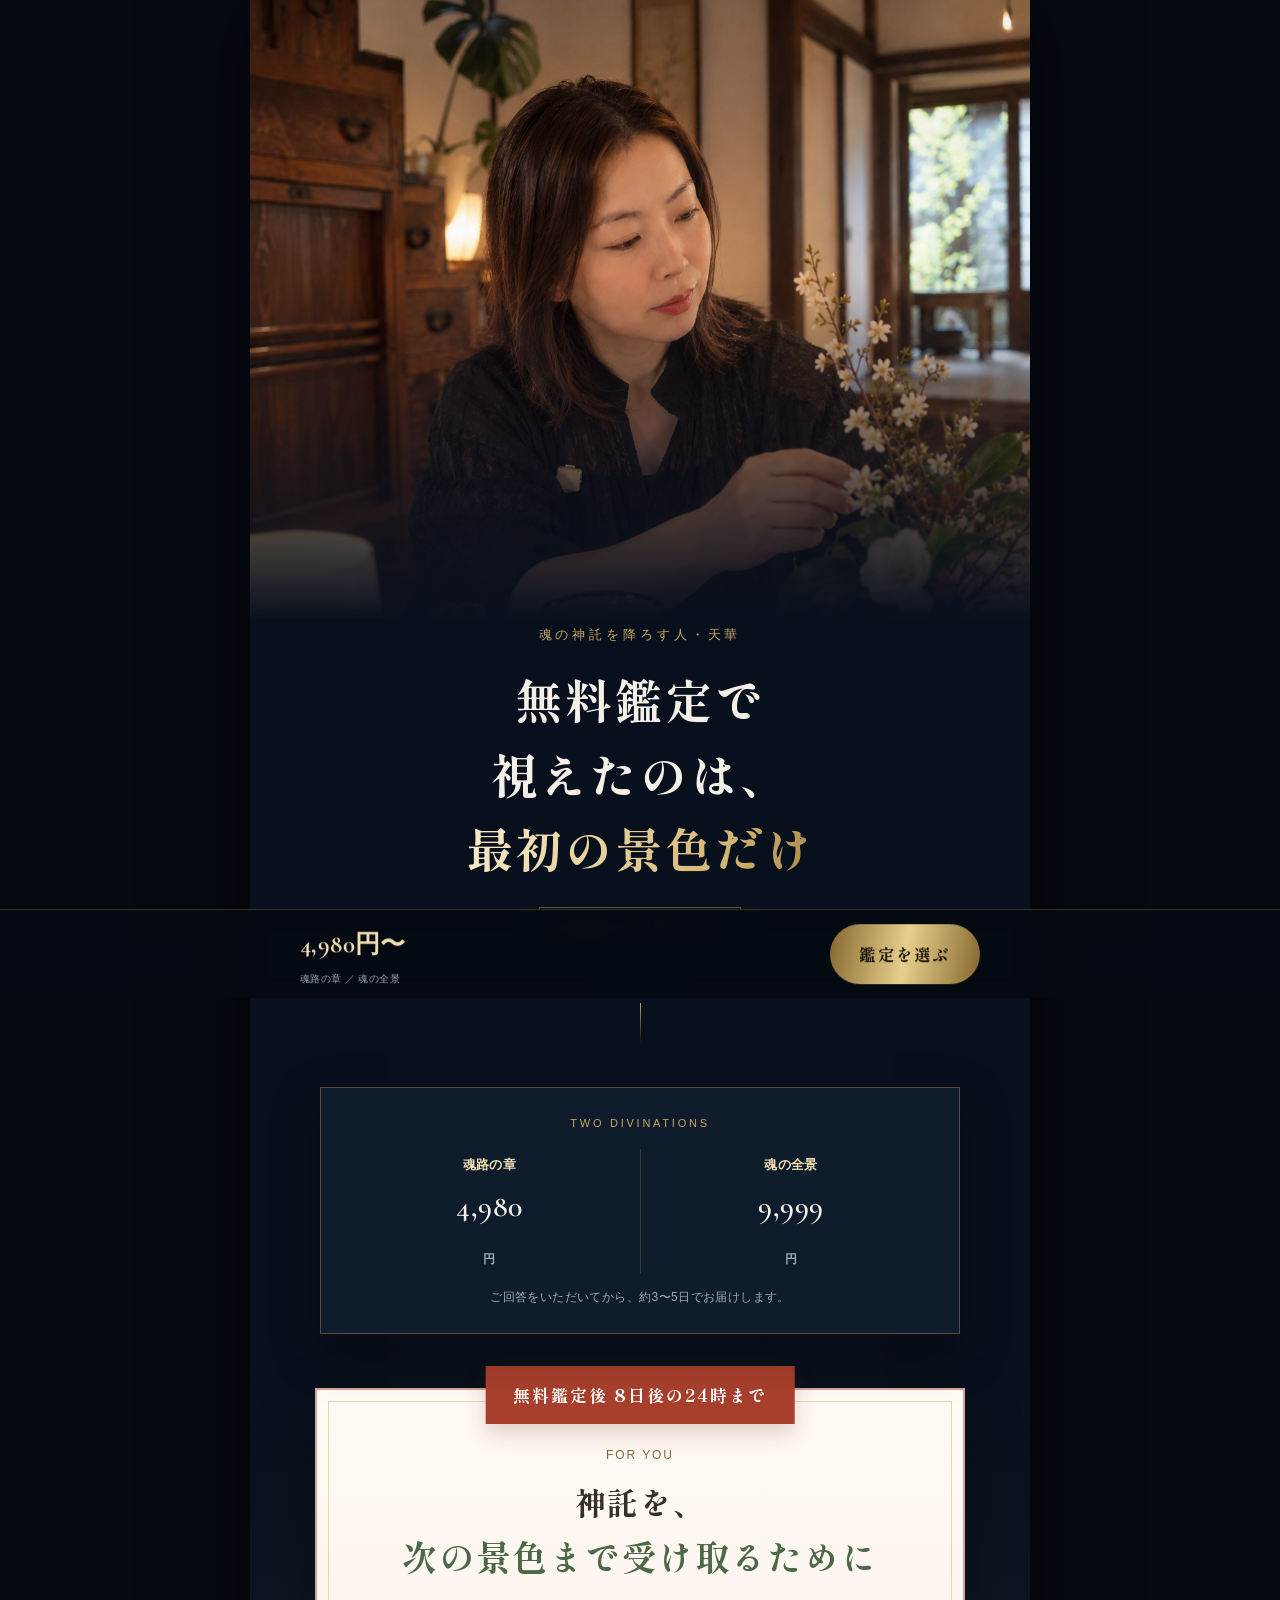
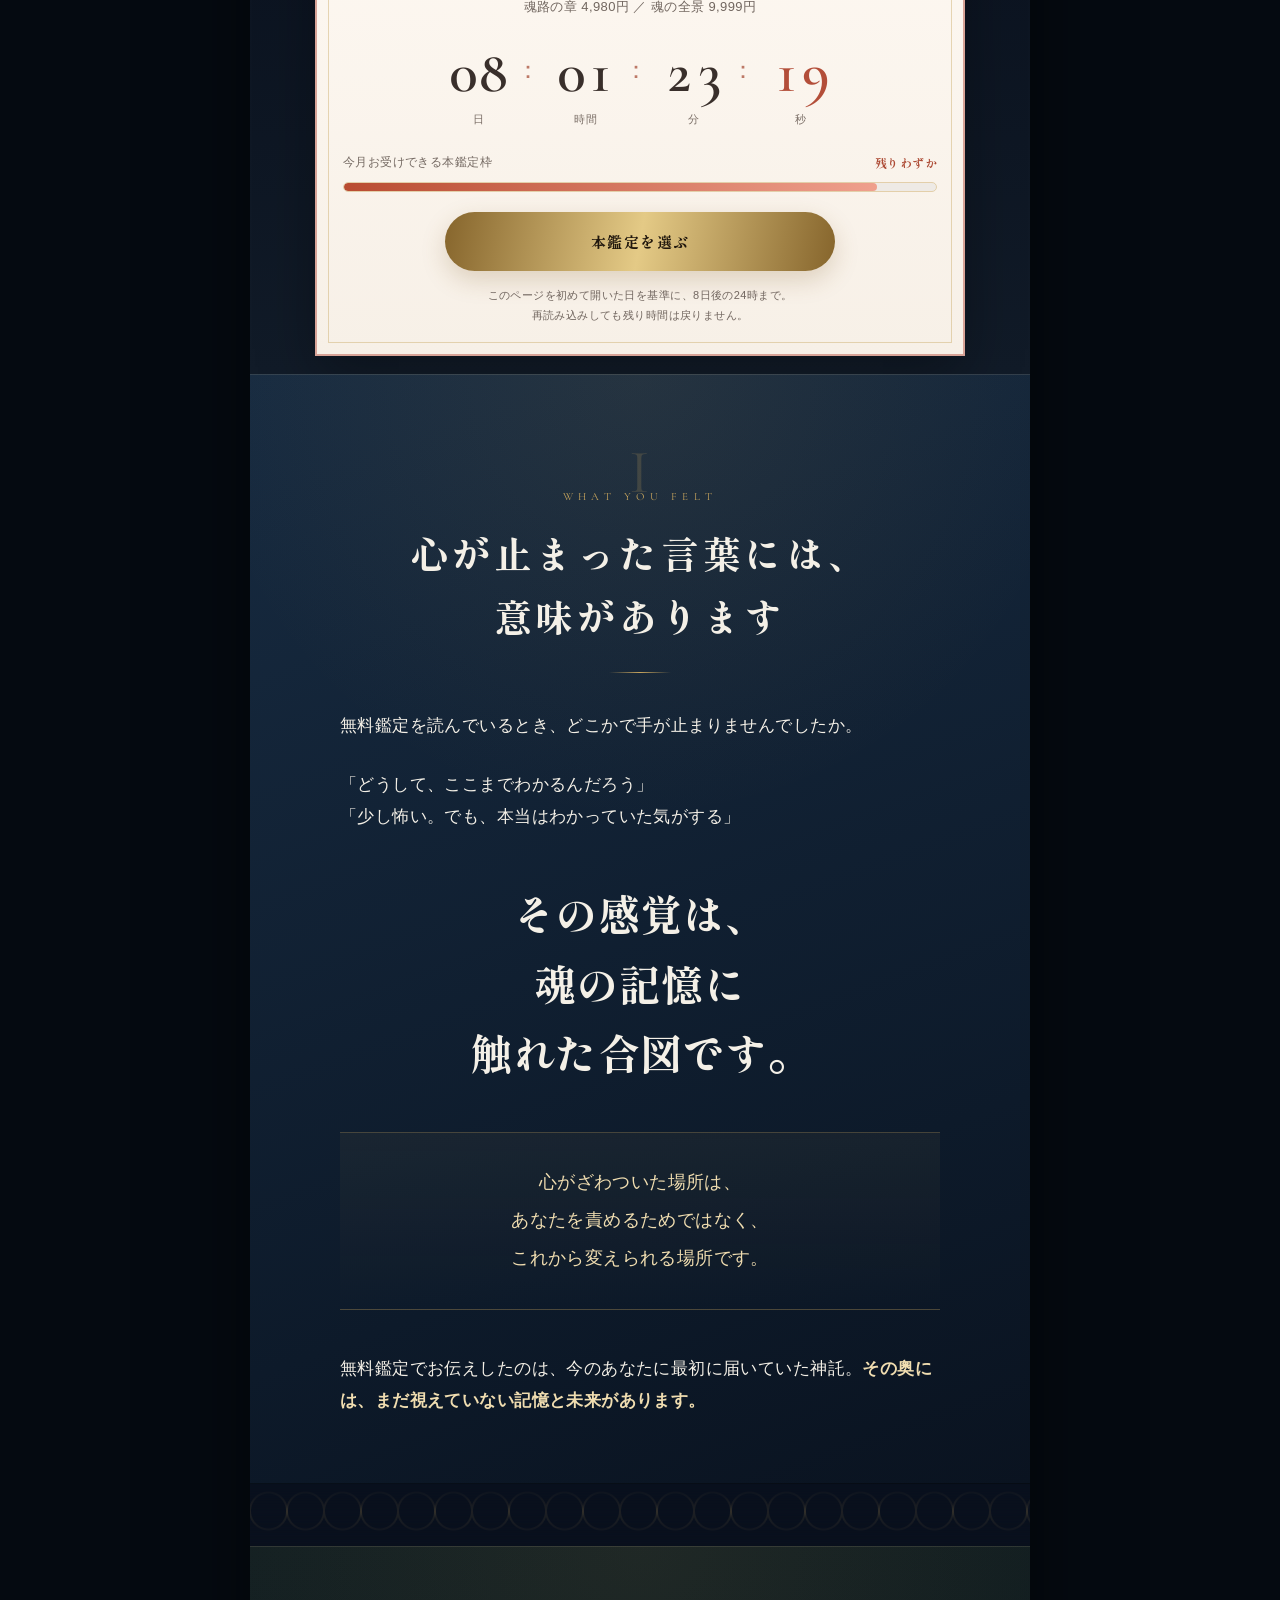
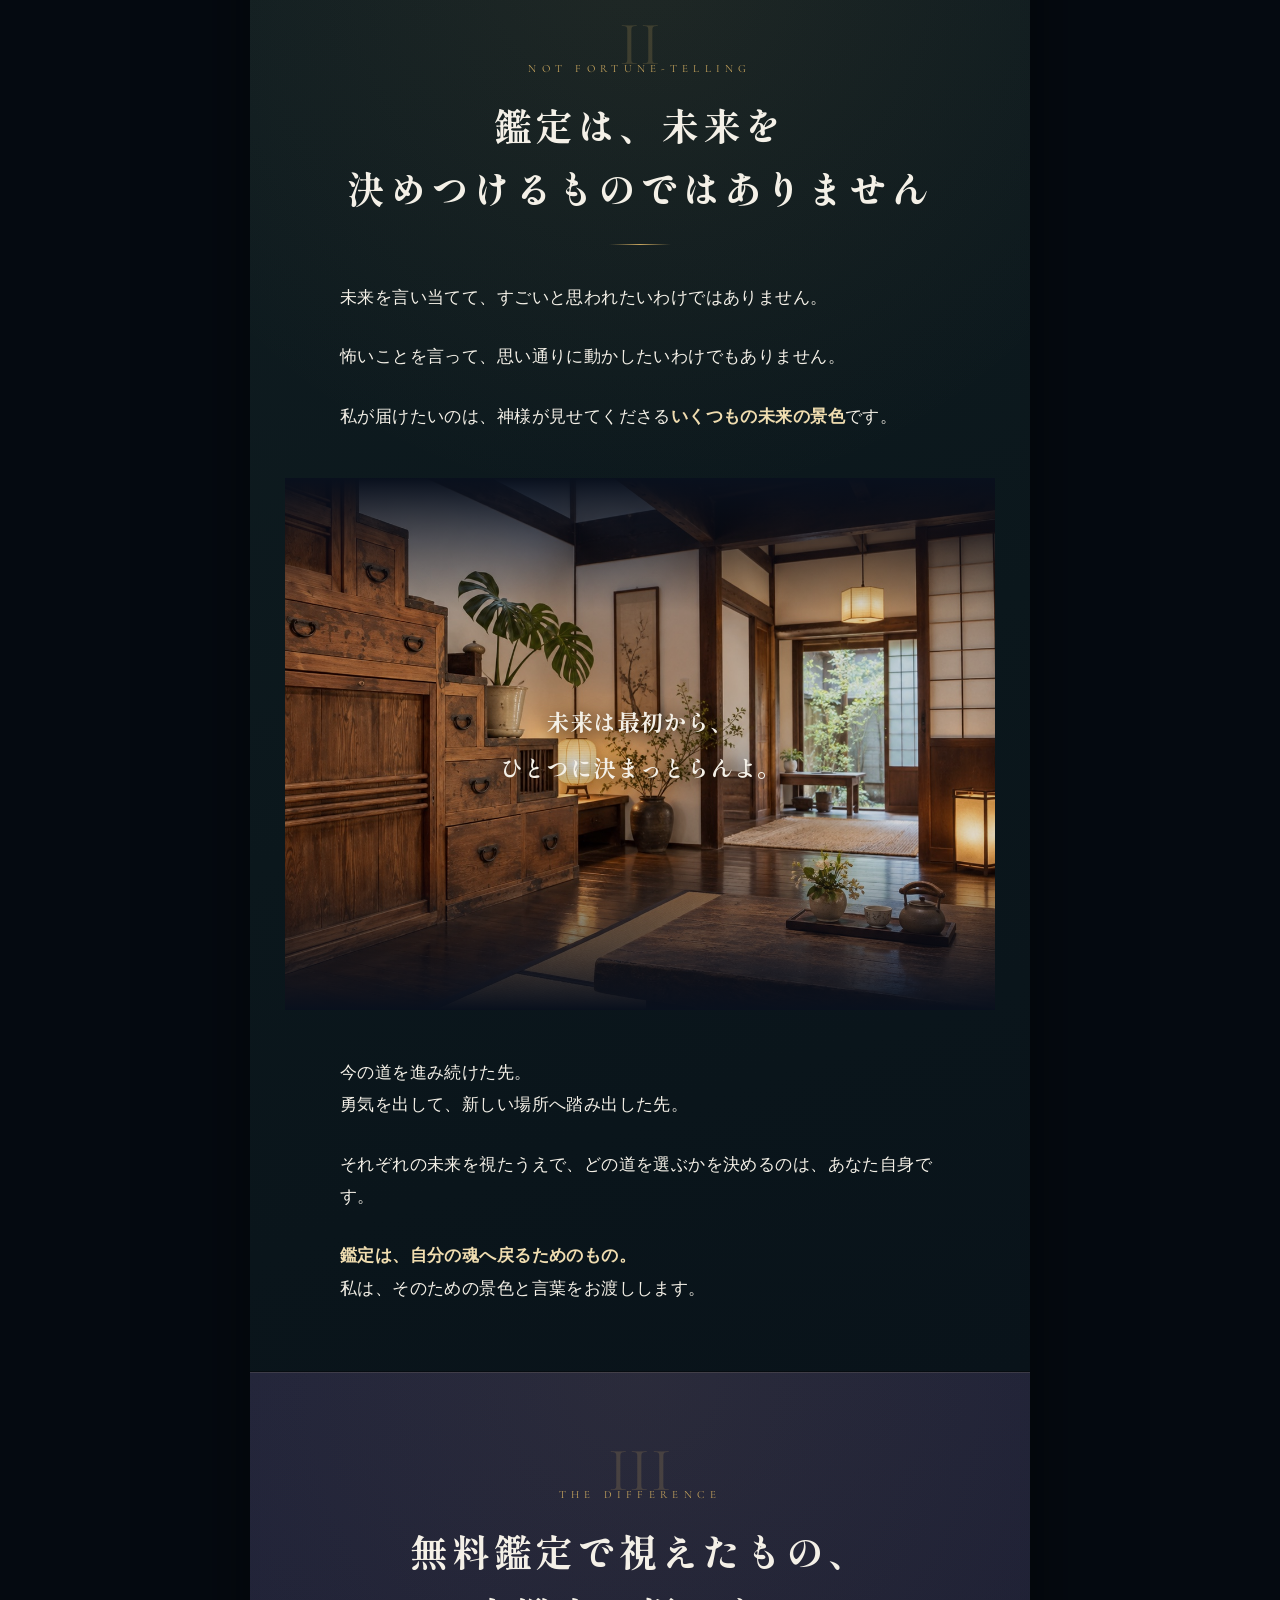
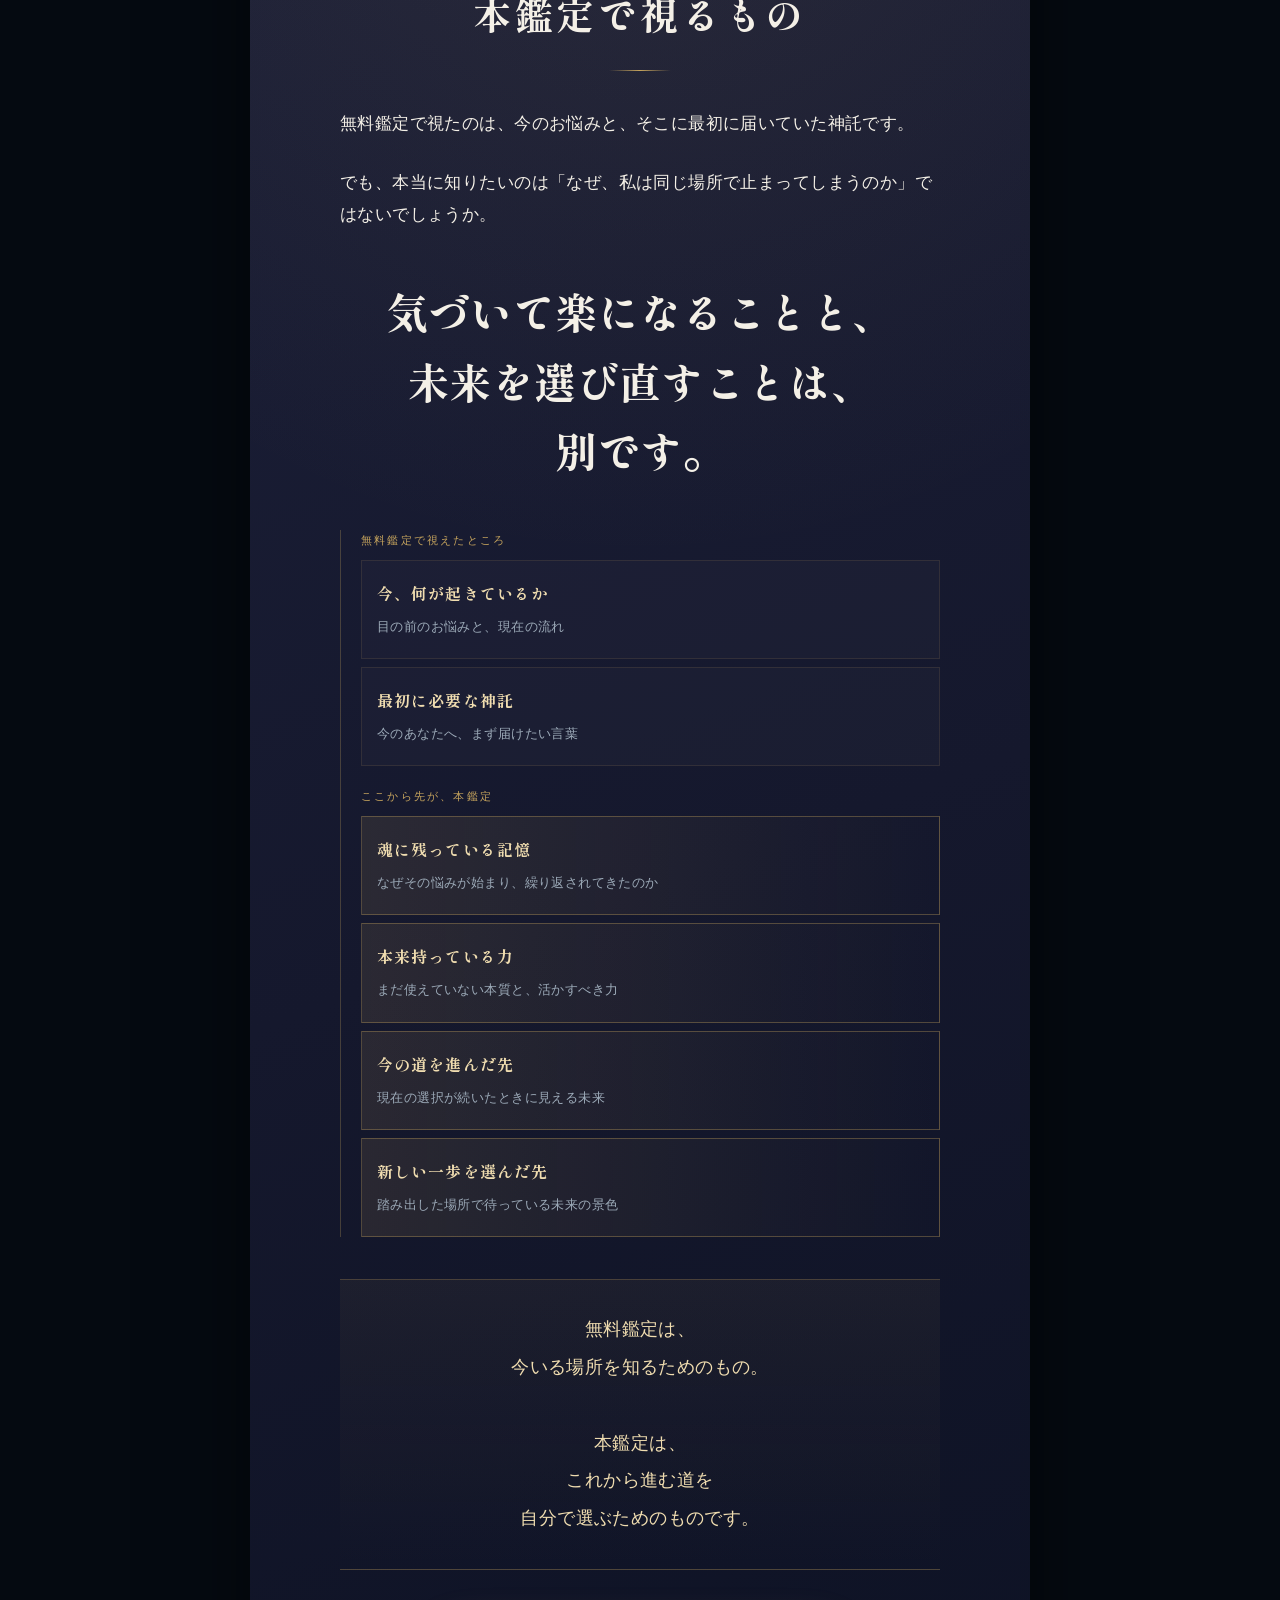
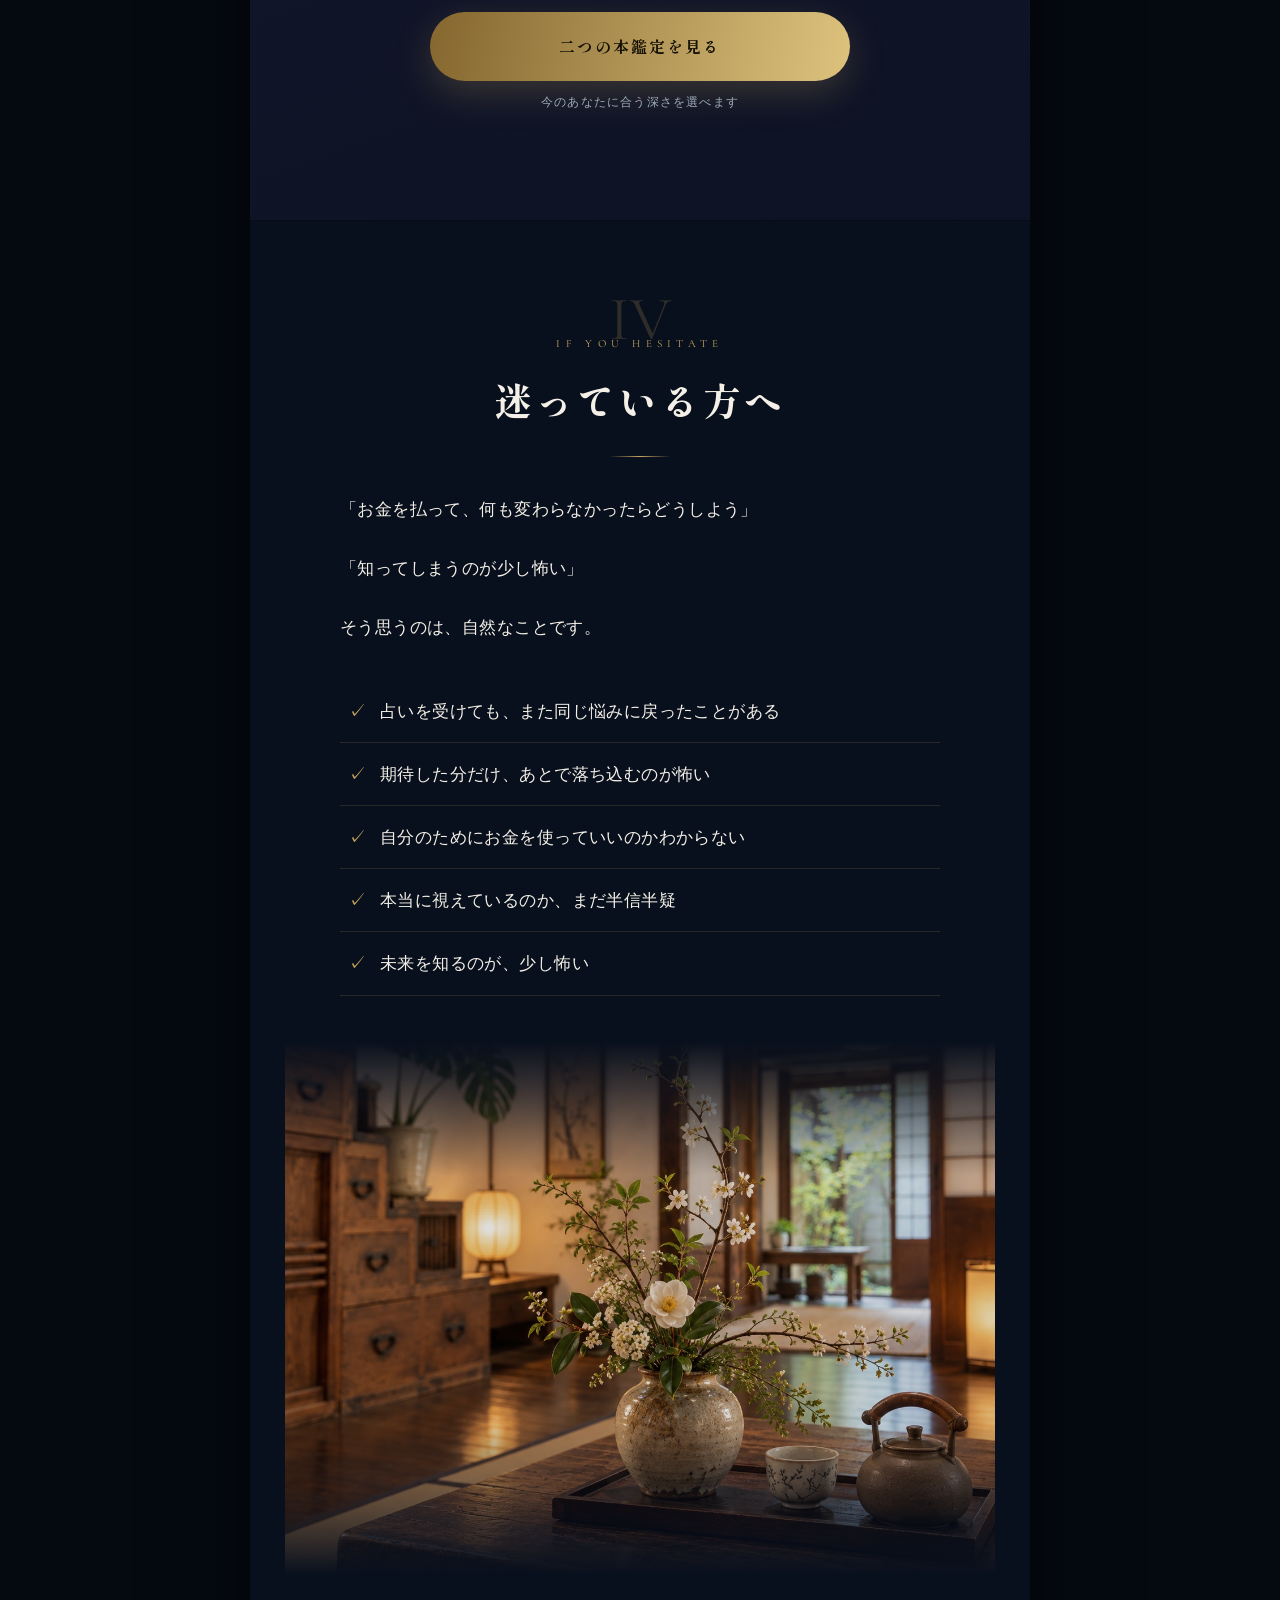
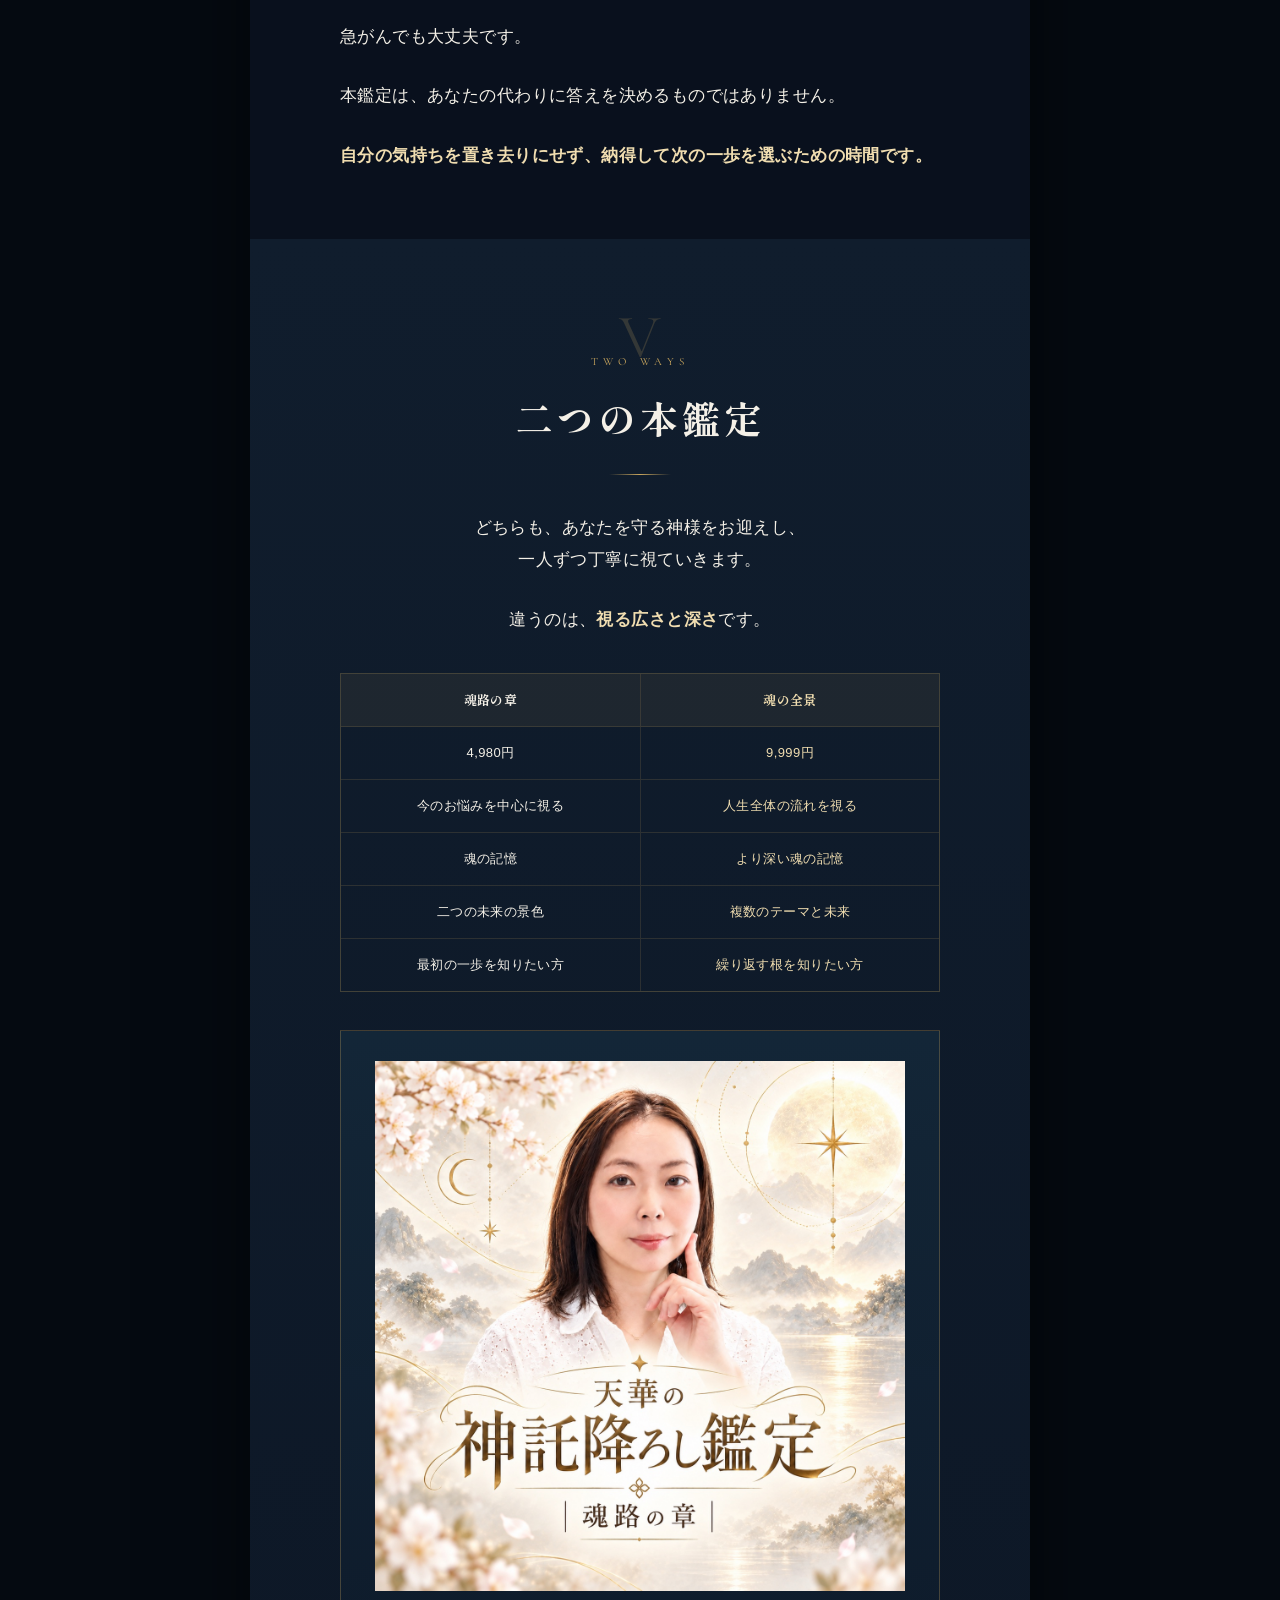
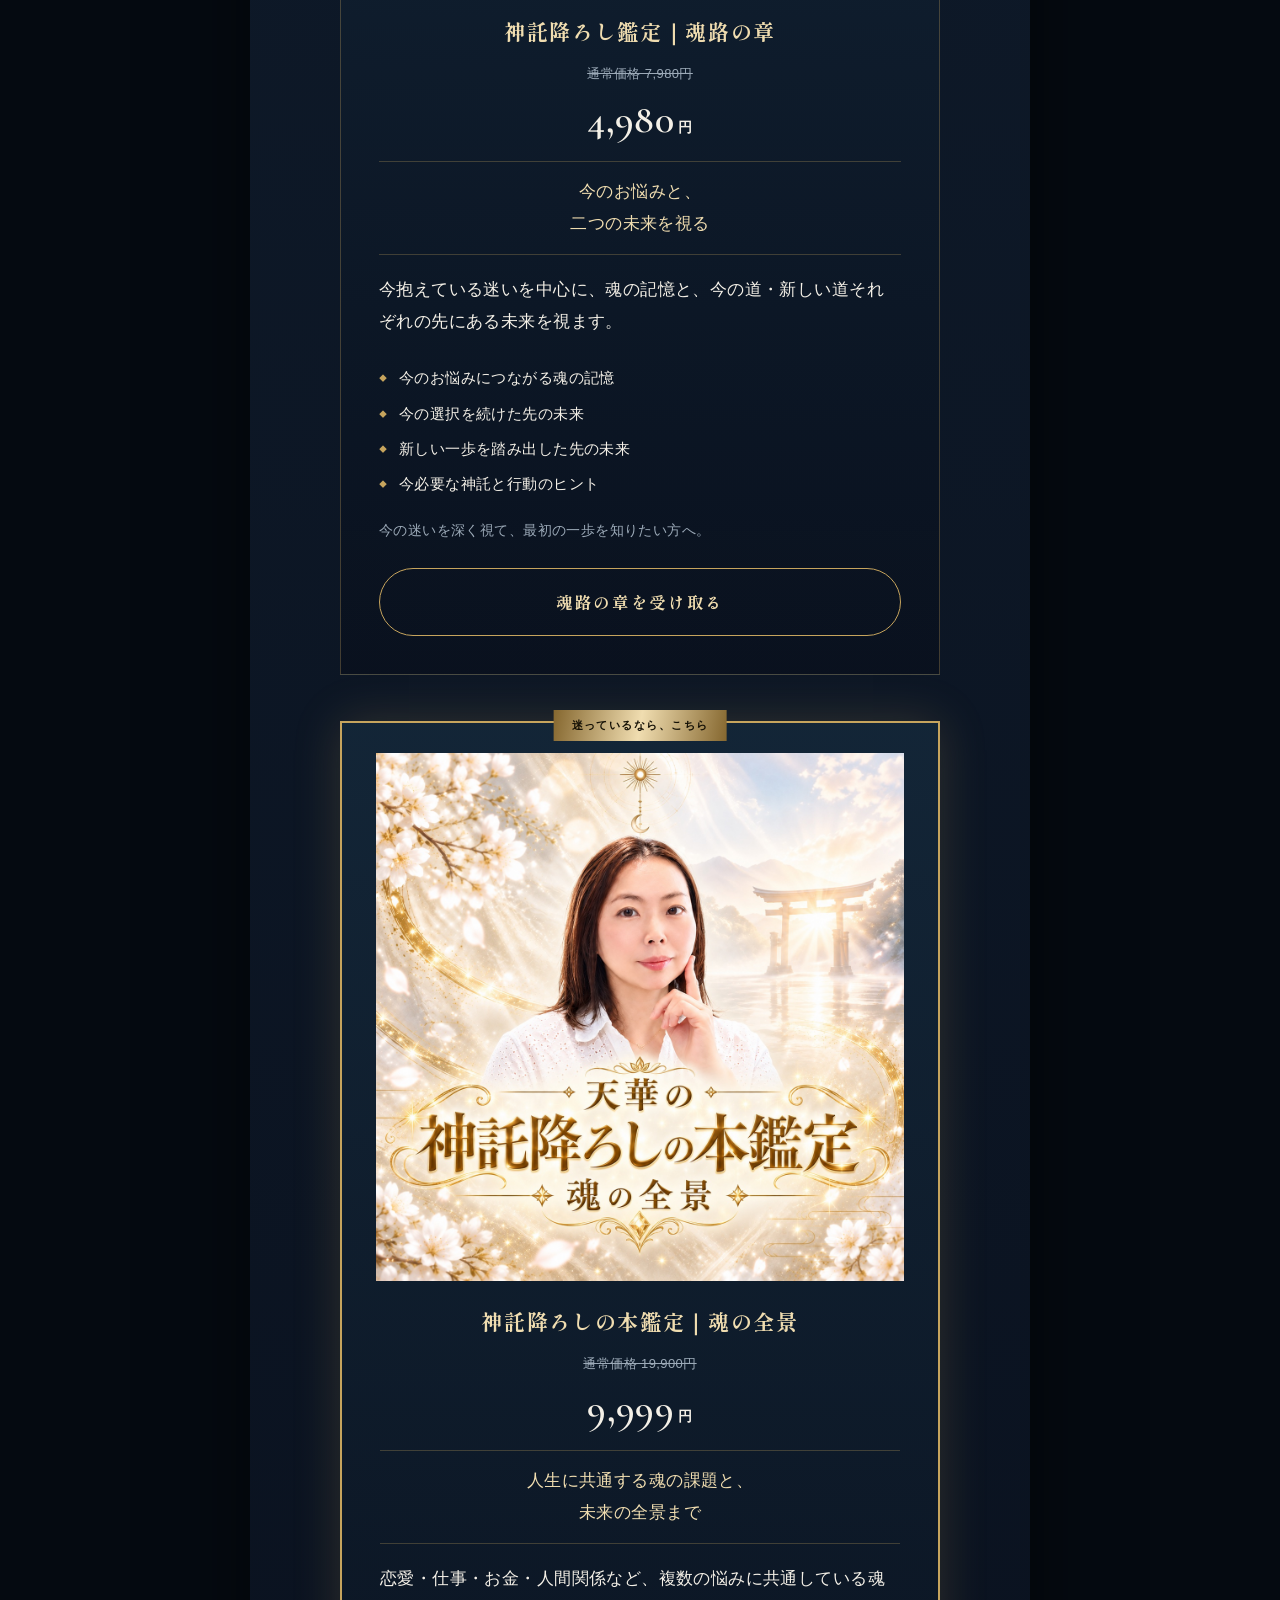
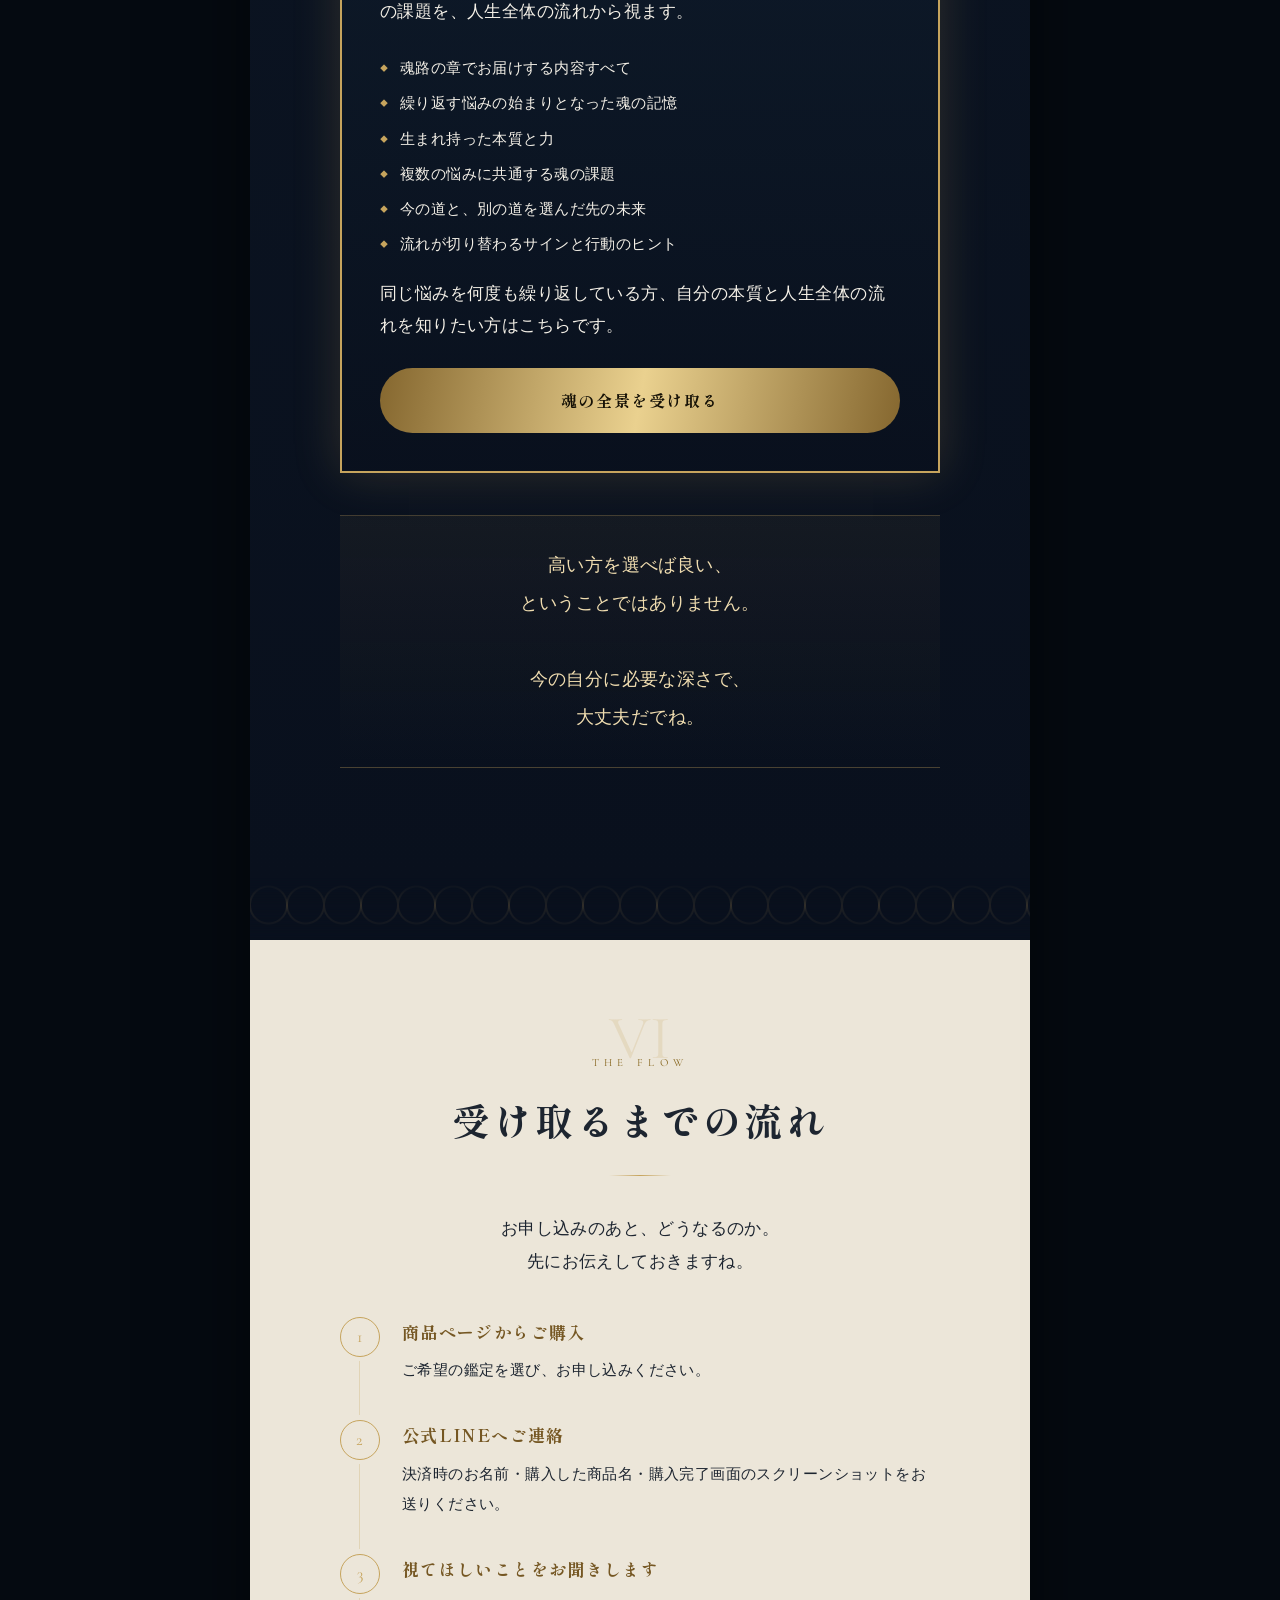
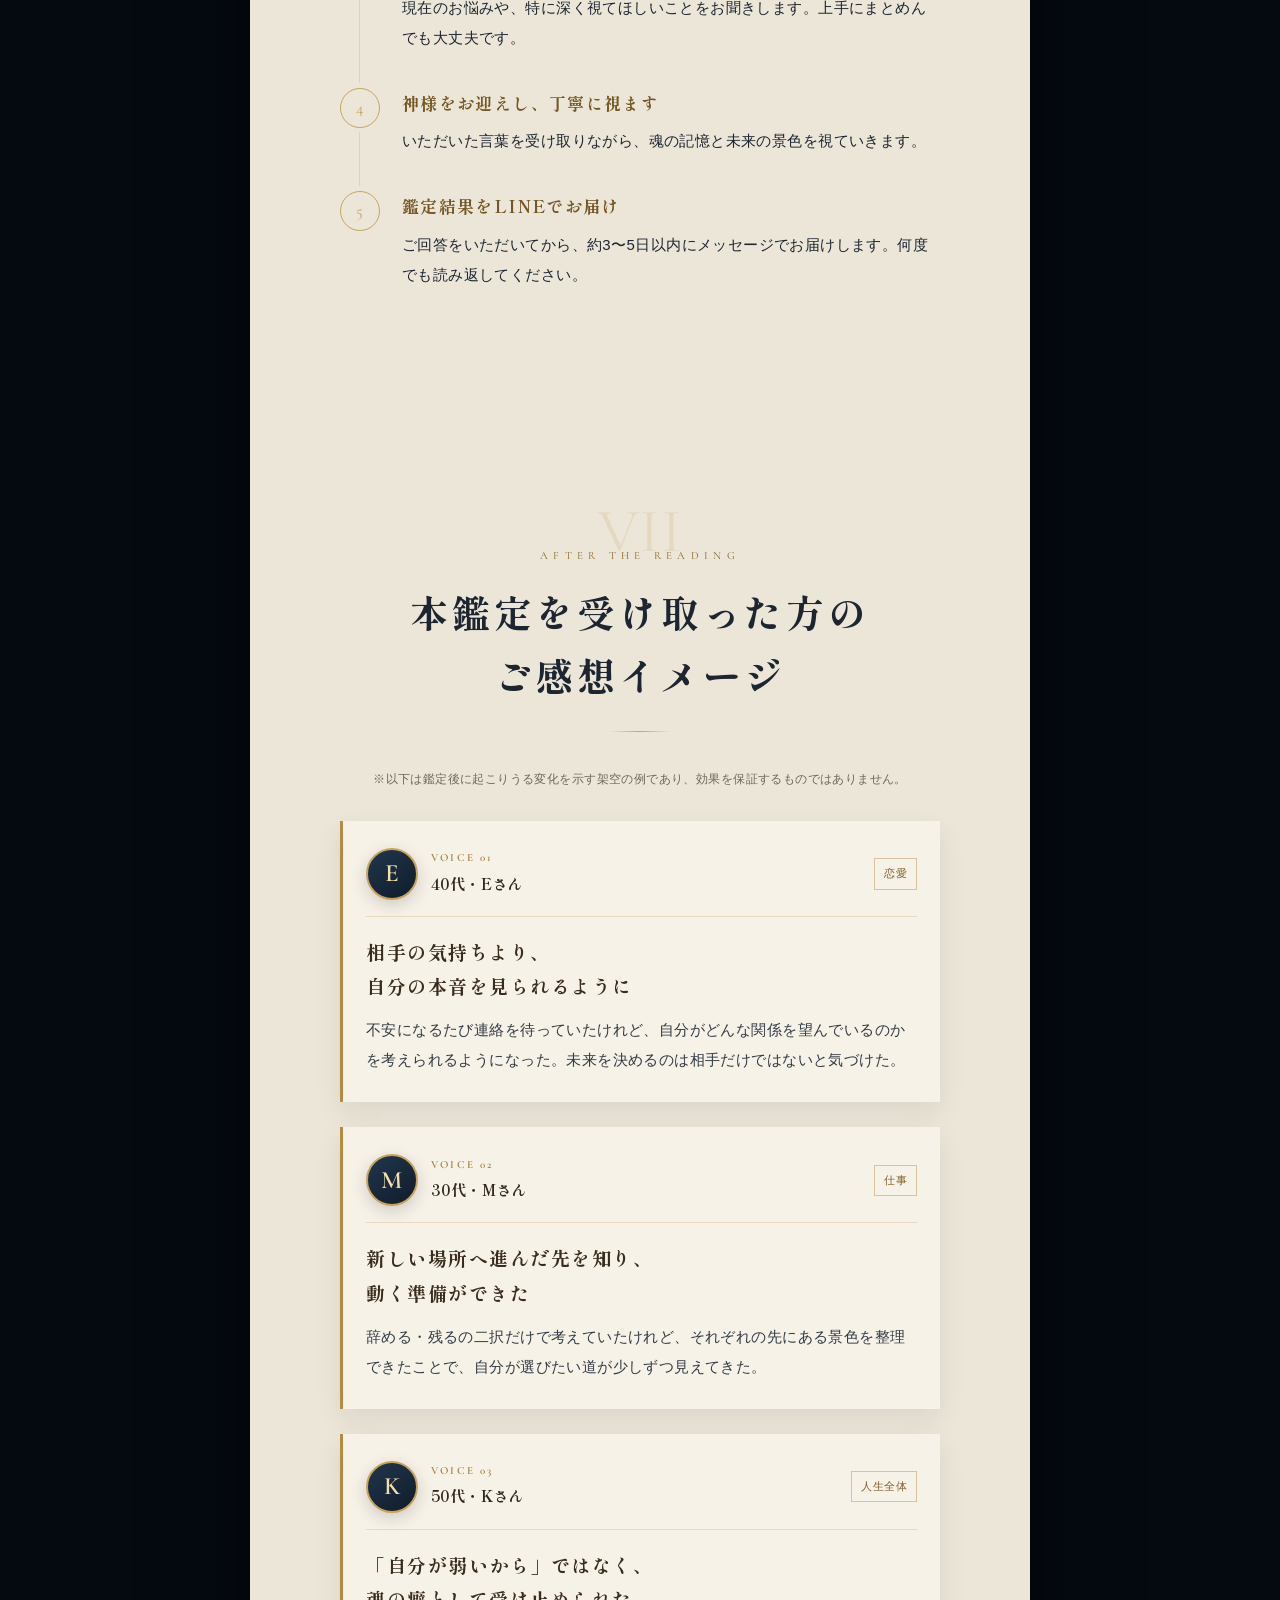
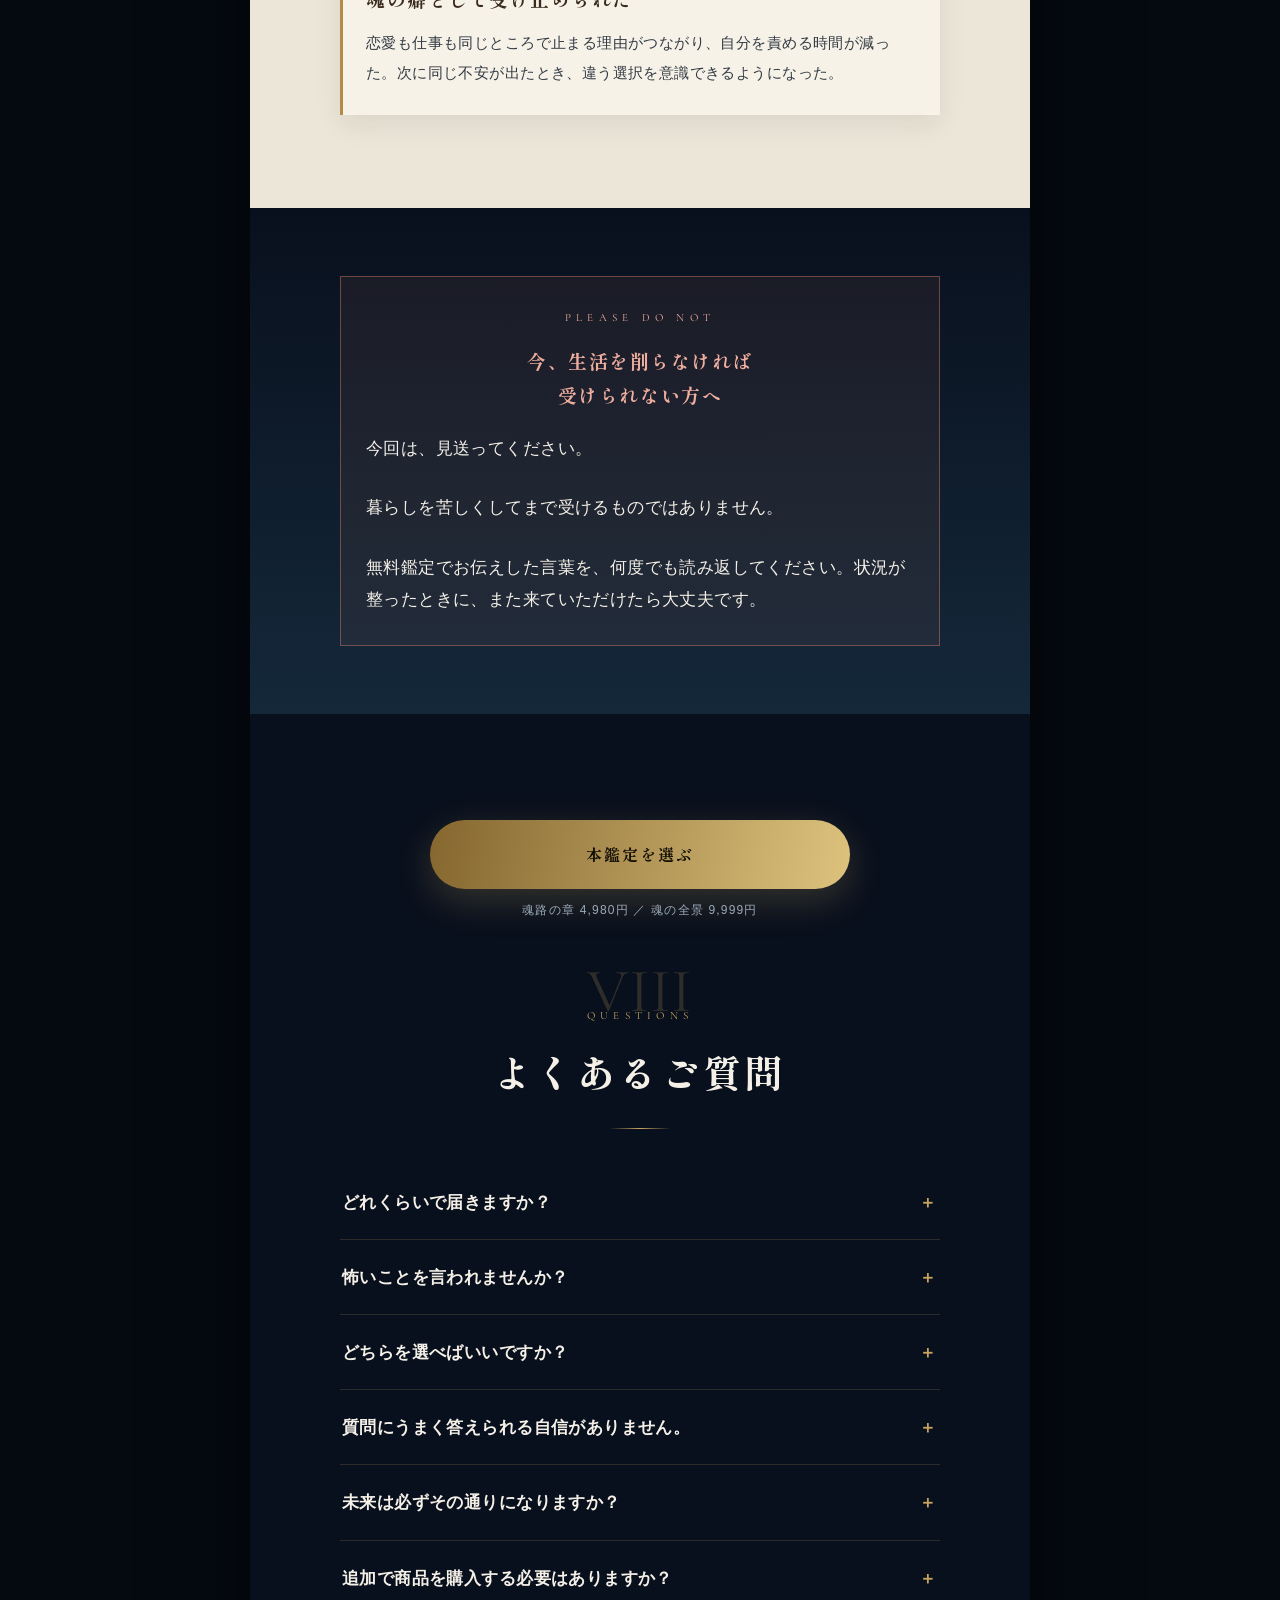
<file: index.html>
<!doctype html>
<html lang="ja">
<head>
  <meta charset="utf-8">
  <meta name="viewport" content="width=device-width, initial-scale=1, viewport-fit=cover">
  <meta name="description" content="無料鑑定を受け取った方へ。魂の記憶と、これから選べる未来の景色を視る、天華の神託降ろし本鑑定。">
  <meta name="robots" content="noindex,nofollow">
  <title>天華｜神託降ろしの本鑑定</title>
  <link rel="preconnect" href="https://fonts.googleapis.com">
  <link rel="preconnect" href="https://fonts.gstatic.com" crossorigin>
  <link href="https://fonts.googleapis.com/css2?family=Cormorant+Garamond:wght@400;500;600&family=Shippori+Mincho+B1:wght@400;500;600;700;800&display=swap" rel="stylesheet">
  <link rel="icon" type="image/svg+xml" href="data:image/svg+xml,%3Csvg xmlns='http://www.w3.org/2000/svg' viewBox='0 0 64 64'%3E%3Crect width='64' height='64' rx='14' fill='%2309101d'/%3E%3Cpath d='M32 9l4.8 17.2L54 31l-17.2 4.8L32 53l-4.8-17.2L10 31l17.2-4.8z' fill='%23d9bd78'/%3E%3Ccircle cx='32' cy='31' r='5.5' fill='%23fff7df'/%3E%3C/svg%3E">
  <style>
    :root{
      --ink:#09101d;--navy:#101d2d;--navy2:#14283a;--paper:#f4f0e7;
      --muted:#9caab8;--gold:#c6a45d;--gold-hi:#f0ddb0;--gold-lo:#85672f;
      --wood:#8b5c37;--rose:#d47d6b;--max:680px;--pad:clamp(22px,6vw,40px)
    }
    *{box-sizing:border-box;margin:0;padding:0}
    html{scroll-behavior:smooth;-webkit-text-size-adjust:100%}
    body{background:#050a11;color:var(--paper);font-family:"Hiragino Sans","Yu Gothic",sans-serif;font-size:16.5px;line-height:1.95;letter-spacing:.025em;padding-bottom:94px}
    img{width:100%;height:auto;display:block}
    a{color:inherit}
    p{margin:0 0 1.65em}
    p:last-child{margin-bottom:0}
    strong{color:var(--gold-hi)}
    .site{max-width:780px;margin:0 auto;background:var(--ink);box-shadow:0 0 80px rgba(0,0,0,.55);overflow:hidden}
    .wrap{max-width:var(--max);margin:auto;padding:0 var(--pad)}
    section{position:relative;padding:68px 0}
    .dark{background:var(--ink)}
    .blue{background:linear-gradient(180deg,var(--navy),var(--ink))}
    .blue-r{background:linear-gradient(180deg,var(--ink),var(--navy2))}
    .story-one{background:linear-gradient(160deg,#172b41 0%,#0d1a2a 72%,#0a1320 100%)}
    .story-two{background:linear-gradient(160deg,#101d21 0%,#0b171c 54%,#09131a 100%)}
    .story-three{background:linear-gradient(160deg,#1c2039 0%,#15182d 54%,#0d1224 100%)}
    .story-one,.story-two,.story-three{box-shadow:inset 0 1px rgba(240,221,176,.12),inset 0 -1px rgba(0,0,0,.38)}
    .story-one:before,.story-two:before,.story-three:before{content:"";position:absolute;inset:0;pointer-events:none;background:radial-gradient(circle at 50% 0,rgba(198,164,93,.09),transparent 38%)}
    .story-one .wrap,.story-two .wrap,.story-three .wrap{position:relative;z-index:1}
    .light{background:#ece6d9;color:#1d2530}
    .eyebrow{text-align:center;color:var(--gold);font-family:"Cormorant Garamond",serif;font-size:11px;letter-spacing:.48em;text-transform:uppercase;margin-bottom:15px}
    .chapter{font-family:"Cormorant Garamond",serif;color:rgba(198,164,93,.2);font-size:62px;text-align:center;line-height:1;margin-bottom:-18px}
    h1,h2,h3{font-family:"Shippori Mincho B1",serif}
    h1{font-size:clamp(31px,8.8vw,47px);line-height:1.58;letter-spacing:.06em;font-weight:800}
    h2{font-size:clamp(27px,7.7vw,38px);line-height:1.65;letter-spacing:.1em;text-align:center;font-weight:800}
    h3{font-size:19px;line-height:1.8;letter-spacing:.08em;color:var(--gold-hi)}
    .gold-text{background:linear-gradient(110deg,#f9edcb,#d5b875 34%,#a37e3b 50%,#ead49f 70%,#fff0c9);background-size:220% 100%;background-clip:text;-webkit-background-clip:text;color:transparent;animation:sheen 8s ease-in-out infinite}
    @keyframes sheen{50%{background-position:100% 0}}
    .line{width:62px;height:1px;background:linear-gradient(90deg,transparent,var(--gold),transparent);margin:24px auto 36px}
    .band{height:62px;background-color:var(--ink);background-image:radial-gradient(circle at 25% 50%,transparent 0 17px,rgba(198,164,93,.11) 18px 19px,transparent 20px),radial-gradient(circle at 75% 50%,transparent 0 17px,rgba(198,164,93,.11) 18px 19px,transparent 20px);background-size:74px 54px;mask-image:linear-gradient(transparent,#000 45%,transparent)}
    .hero{min-height:100svh;background:var(--ink);display:flex;flex-direction:column}
    .hero-photo{height:58svh;position:relative;overflow:hidden}
    .hero-photo img{height:100%;object-fit:cover;object-position:center 26%;animation:drift 26s ease-in-out infinite alternate}
    @keyframes drift{to{transform:scale(1.06)}}
    .hero-photo:after{content:"";position:absolute;inset:0;background:linear-gradient(180deg,rgba(4,8,14,.05),transparent 45%,var(--ink) 100%)}
    .hero-copy{text-align:center;padding:2px 26px 116px;position:relative;z-index:2;flex:1;display:flex;flex-direction:column;justify-content:center}
    .hero-lead{font-family:"Shippori Mincho B1",serif;color:var(--gold);font-size:13px;letter-spacing:.3em;margin-bottom:15px}
    .hero-tag{display:inline-block;margin:22px auto 0;border:1px solid rgba(198,164,93,.45);color:var(--gold-hi);font-size:12px;letter-spacing:.14em;padding:9px 18px;background:rgba(10,16,29,.5)}
    .scroll{margin-top:25px;color:var(--muted);font-family:"Cormorant Garamond",serif;font-size:10px;letter-spacing:.4em}
    .scroll:after{content:"";display:block;width:1px;height:40px;margin:8px auto 0;background:linear-gradient(var(--gold),transparent);animation:pulse 2s ease-in-out infinite}
    @keyframes pulse{50%{transform:scaleY(.45);transform-origin:top;opacity:.4}}
    .summary{margin:-72px 20px 0;padding:25px 18px;position:relative;z-index:5;border:1px solid rgba(198,164,93,.38);background:rgba(16,29,45,.96);box-shadow:0 18px 44px rgba(0,0,0,.34);text-align:center}
    .summary .ttl{font-size:11px;color:var(--gold);letter-spacing:.25em;margin-bottom:15px}
    .prices{display:grid;grid-template-columns:1fr 1fr}
    .price-mini{padding:3px 10px}
    .price-mini+ .price-mini{border-left:1px solid rgba(198,164,93,.25)}
    .price-mini b{display:block;font-size:13px;color:var(--gold-hi);font-weight:600}
    .price-mini span{font-family:"Cormorant Garamond",serif;font-size:30px;font-weight:600}
    .summary small{display:block;color:var(--muted);line-height:1.8;margin-top:13px;font-size:12px}
    .countdown-shell{padding:54px 18px 18px;background:linear-gradient(180deg,var(--ink),#111b28)}
    .countdown-card{position:relative;max-width:650px;margin:auto;padding:54px 20px 28px;border:2px solid #d8a397;outline:1px solid rgba(198,164,93,.42);outline-offset:-14px;background:linear-gradient(180deg,#fffaf4,#f7f0e7);color:#392f2a;text-align:center;box-shadow:0 20px 55px rgba(0,0,0,.3)}
    .countdown-badge{position:absolute;top:-24px;left:50%;transform:translateX(-50%);padding:12px 27px;background:#a83f2c;color:#fff;font-family:"Shippori Mincho B1",serif;font-size:17px;font-weight:800;letter-spacing:.12em;white-space:nowrap;box-shadow:0 9px 22px rgba(104,35,22,.2)}
    .countdown-kicker{font-size:12px;color:#87663f;letter-spacing:.16em;margin-bottom:8px}
    .countdown-card h2{font-size:clamp(22px,6vw,31px);line-height:1.65;color:#382f2b;letter-spacing:.05em}
    .countdown-card h2 strong{display:block;color:#4d6848;font-size:1.13em}
    .countdown-prices{margin-top:10px;color:#71665f;font-size:13px;line-height:1.8}
    .countdown-timer{display:grid;grid-template-columns:repeat(4,1fr);max-width:430px;margin:25px auto 18px}
    .time-part{position:relative;min-width:0}.time-part:not(:last-child):after{content:"：";position:absolute;right:-.34em;top:4px;color:#bd7967;font-family:"Shippori Mincho B1",serif;font-size:24px}
    .time-value{display:block;font:600 clamp(38px,11vw,59px)/1 "Cormorant Garamond",serif;color:#392f2b;font-variant-numeric:tabular-nums}.time-part:last-child .time-value{color:#b34e39}.time-label{display:block;margin-top:7px;color:#7b6f67;font-size:11px;letter-spacing:.12em}
    .countdown-progress-head{display:flex;justify-content:space-between;gap:14px;margin:20px 6px 8px;color:#756a63;font-size:12px}.countdown-progress-head b{color:#ad4b35;font-family:"Shippori Mincho B1",serif}
    .countdown-track{height:10px;margin:0 6px;border:1px solid #e3cfaa;border-radius:999px;background:#eeeae5;overflow:hidden}.countdown-track span{display:block;width:90%;height:100%;border-radius:inherit;background:linear-gradient(90deg,#b94c31,#efa08d)}
    .countdown-cta{display:block;max-width:390px;margin:20px auto 0;padding:15px 18px;border-radius:999px;background:linear-gradient(100deg,#86652c,#e4ca86 50%,#86652c);color:#20170d;text-decoration:none;font-family:"Shippori Mincho B1",serif;font-size:15px;font-weight:800;letter-spacing:.1em;box-shadow:0 9px 24px rgba(128,91,38,.22)}
    .countdown-note{margin:15px 10px 0;color:#71665f;font-size:11px;line-height:1.8}
    .big{font-family:"Shippori Mincho B1",serif;text-align:center;font-size:clamp(27px,7.8vw,42px);line-height:1.65;font-weight:800;margin:46px 0}
    .quote{margin:42px 0;padding:31px 20px;border-top:1px solid rgba(198,164,93,.3);border-bottom:1px solid rgba(198,164,93,.3);text-align:center;font-family:"Shippori Mincho B1",serif;font-size:18px;line-height:2.1;color:var(--gold-hi);background:linear-gradient(180deg,rgba(198,164,93,.06),transparent)}
    .photo{position:relative;margin:46px calc(var(--pad) * -1);overflow:hidden}
    .photo img{aspect-ratio:4/3;object-fit:cover;filter:saturate(.9) brightness(.88)}
    .photo:after{content:"";position:absolute;inset:0;background:linear-gradient(180deg,var(--ink),transparent 25%,transparent 72%,var(--ink))}
    .photo .over{position:absolute;inset:0;z-index:2;display:flex;align-items:center;justify-content:center;text-align:center;padding:35px;font-family:"Shippori Mincho B1",serif;font-size:23px;font-weight:700;line-height:2;text-shadow:0 2px 18px #000}
    .checks{list-style:none;margin:36px 0}
    .checks li{position:relative;padding:15px 5px 15px 40px;border-bottom:1px solid rgba(198,164,93,.16)}
    .checks li:before{content:"✓";position:absolute;left:8px;top:14px;color:var(--gold);font-size:18px}
    .depth{margin:42px 0;border-left:1px solid rgba(198,164,93,.28);padding-left:20px}
    .layer{padding:17px 15px;margin-bottom:8px;background:rgba(255,255,255,.02);border:1px solid rgba(198,164,93,.13)}
    .layer.deep{background:linear-gradient(90deg,rgba(198,164,93,.12),transparent);border-color:rgba(198,164,93,.35)}
    .layer b{display:block;color:var(--gold-hi);font-family:"Shippori Mincho B1",serif;font-size:16px;letter-spacing:.07em}
    .layer span{font-size:13px;color:var(--muted)}
    .tagline{font-size:11px;letter-spacing:.2em;color:var(--gold);margin:20px 0 8px}
    .cta{display:block;text-decoration:none;margin:38px auto;max-width:420px;text-align:center}
    .cta b{display:block;padding:19px 18px;background:linear-gradient(100deg,var(--gold-lo),#dfc47f 47%,#f4dfa7 53%,var(--gold-lo));background-size:220% 100%;animation:sheen 5s ease-in-out infinite;color:#151106;font-family:"Shippori Mincho B1",serif;font-size:16px;letter-spacing:.13em;border-radius:999px;box-shadow:0 12px 36px rgba(198,164,93,.23)}
    .cta span{display:block;color:var(--muted);font-size:12px;margin-top:10px;letter-spacing:.1em}
    .compare{margin:38px 0;border:1px solid rgba(198,164,93,.28)}
    .compare .row{display:grid;grid-template-columns:1fr 1fr;border-bottom:1px solid rgba(198,164,93,.16)}
    .compare .row:last-child{border-bottom:0}
    .compare .cell{padding:15px 10px;text-align:center;font-size:13px;line-height:1.7}
    .compare .cell+ .cell{border-left:1px solid rgba(198,164,93,.16);color:var(--gold-hi)}
    .compare .head{background:rgba(198,164,93,.08);font-family:"Shippori Mincho B1",serif;font-weight:700}
    .product{margin:30px 0;padding:30px 24px;border:1px solid rgba(198,164,93,.3);background:linear-gradient(180deg,rgba(20,40,58,.85),rgba(9,16,29,.8));position:relative}
    .product.recommend{border:2px solid var(--gold);box-shadow:0 0 45px rgba(198,164,93,.2);margin-top:46px}
    .badge{position:absolute;top:-13px;left:50%;transform:translateX(-50%);white-space:nowrap;padding:5px 18px;background:linear-gradient(100deg,var(--gold-lo),var(--gold-hi),var(--gold-lo));color:#151106;font-size:11px;font-weight:700;letter-spacing:.13em}
    .product .thumb{margin:-8px -4px 22px;overflow:hidden}
    .product .thumb img{aspect-ratio:16/10;object-fit:cover;filter:saturate(.88) brightness(.85)}
    .product .thumb.cover img{aspect-ratio:1/1;object-fit:cover;filter:none}
    .product h3{text-align:center;font-size:21px;margin-bottom:10px}
    .was{text-align:center;color:var(--muted);font-size:13px}
    .product-price{text-align:center;font-family:"Cormorant Garamond",serif;font-size:40px;font-weight:600;line-height:1.2;margin:8px 0 18px}
    .product-price small{font-family:"Shippori Mincho B1",serif;font-size:14px;margin-left:4px}
    .product-goal{text-align:center;border-top:1px solid rgba(198,164,93,.28);border-bottom:1px solid rgba(198,164,93,.28);padding:14px 0;margin:18px 0;color:var(--gold-hi);font-family:"Shippori Mincho B1",serif}
    .product ul{list-style:none;margin:18px 0}
    .product li{padding-left:20px;position:relative;margin:7px 0;font-size:14.5px}
    .product li:before{content:"◆";position:absolute;left:0;color:var(--gold);font-size:8px;top:7px}
    .product-btn{display:block;text-align:center;text-decoration:none;padding:17px 12px;border:1px solid var(--gold);border-radius:999px;color:var(--gold-hi);font-family:"Shippori Mincho B1",serif;font-weight:700;letter-spacing:.1em;margin-top:24px}
    .recommend .product-btn{border:0;color:#151106;background:linear-gradient(100deg,var(--gold-lo),#ead18f 50%,var(--gold-lo));font-size:16px}
    .steps{margin:40px 0;counter-reset:num}
    .step{position:relative;padding:0 0 35px 62px}
    .step:before{counter-increment:num;content:counter(num);position:absolute;left:0;top:0;width:38px;height:38px;border:1px solid var(--gold);border-radius:50%;display:grid;place-items:center;color:var(--gold);font-family:"Cormorant Garamond",serif}
    .step:after{content:"";position:absolute;left:19px;top:44px;bottom:5px;width:1px;background:rgba(198,164,93,.28)}
    .step:last-child:after{display:none}
    .step h3{color:#755723;font-size:17px;margin-bottom:8px}
    .step p{font-size:15px;line-height:2;margin:0}
    .example{margin:25px 0;padding:27px 23px;background:#f7f2e8;border-left:3px solid #b48b42;box-shadow:0 10px 25px rgba(30,22,12,.08)}
    .example .meta{font-size:12px;color:#8c6934;letter-spacing:.15em;margin-bottom:12px}
    .example h3{color:#3a2c1d;font-size:19px;margin-bottom:12px}
    .example p{font-size:15px;line-height:2;color:#333b44}
    .voice-person{display:flex;align-items:center;gap:13px;margin-bottom:18px;padding-bottom:16px;border-bottom:1px solid rgba(180,139,66,.22)}
    .voice-avatar{width:52px;height:52px;flex:0 0 52px;border-radius:50%;display:grid;place-items:center;background:linear-gradient(145deg,#21364b,#101c2b);border:2px solid #c7a45e;color:#f2dfad;font:600 25px/1 "Cormorant Garamond",serif;box-shadow:0 5px 16px rgba(23,29,38,.18)}
    .voice-no{font:600 11px/1.4 "Cormorant Garamond",serif;letter-spacing:.2em;color:#a47b36}
    .voice-name{font-family:"Shippori Mincho B1",serif;font-size:15px;font-weight:700;color:#30271f;margin-top:3px}
    .voice-tag{margin-left:auto;padding:4px 9px;border:1px solid rgba(180,139,66,.45);color:#806127;font-size:11px;white-space:nowrap}
    .disclosure{font-size:12px;color:#6e675d;text-align:center;margin-bottom:30px}
    .warn{padding:30px 25px;border:1px solid rgba(212,125,107,.45);background:rgba(212,125,107,.08)}
    .warn h3{text-align:center;color:#efad9e;margin-bottom:20px}
    details{border-bottom:1px solid rgba(198,164,93,.18)}
    summary{cursor:pointer;list-style:none;padding:21px 32px 21px 2px;font-weight:600;position:relative}
    summary:after{content:"＋";position:absolute;right:4px;color:var(--gold)}
    details[open] summary:after{content:"−"}
    .answer{padding:0 2px 24px;color:#d9d5cd;font-size:15px}
    .portrait{max-width:330px;margin:40px auto;position:relative;padding:8px;background:linear-gradient(145deg,rgba(198,164,93,.4),rgba(198,164,93,.04))}
    .portrait img{aspect-ratio:1/1.18;object-fit:cover;object-position:center 20%;filter:saturate(.9)}
    .signature{text-align:right;font-family:"Shippori Mincho B1",serif;color:var(--gold-hi);font-size:20px;letter-spacing:.12em;margin-top:28px}
    footer{text-align:center;padding:38px 20px 120px;background:#050a11;color:var(--muted);font-size:12px}
    footer a{color:#c8bdab}
    .sticky{position:fixed;z-index:50;left:0;right:0;bottom:0;padding:10px 14px calc(10px + env(safe-area-inset-bottom));background:rgba(5,10,17,.94);backdrop-filter:blur(12px);border-top:1px solid rgba(198,164,93,.28);transform:translateY(110%);transition:.45s}
    .sticky.show{transform:none}
    .sticky-inner{max-width:650px;margin:auto;display:flex;align-items:center;gap:13px}
    .sticky-price{flex:1}
    .sticky-price b{font-family:"Cormorant Garamond",serif;font-size:25px;color:var(--gold-hi)}
    .sticky-price span{display:block;font-size:10px;color:var(--muted)}
    .sticky a{text-decoration:none;background:linear-gradient(100deg,var(--gold-lo),#e8cf8d,var(--gold-lo));color:#171207;font-family:"Shippori Mincho B1",serif;font-weight:800;padding:14px 18px;min-width:150px;text-align:center;letter-spacing:.08em;border-radius:999px}
    .reveal{opacity:0;transform:translateY(24px);transition:opacity .9s ease,transform .9s ease}
    .reveal.visible{opacity:1;transform:none}
    @media (prefers-reduced-motion:reduce){*{scroll-behavior:auto!important;animation:none!important;transition:none!important}.reveal{opacity:1;transform:none}}
    @media (min-width:760px){.hero-photo{height:620px}.summary{max-width:640px;margin:-72px auto 0}.photo{margin-left:-55px;margin-right:-55px}.product{padding:38px}.sticky-inner{max-width:680px}}
  </style>
</head>
<body>
<main class="site">
  <header class="hero">
    <div class="hero-photo"><img src="assets/tenka-flowers.jpg" alt="古民家で花を生ける天華"></div>
    <div class="hero-copy reveal">
      <div class="hero-lead">魂の神託を降ろす人・天華</div>
      <h1>無料鑑定で<br>視えたのは、<br><span class="gold-text">最初の景色だけ</span></h1>
      <div class="hero-tag">無料鑑定を受け取った方へ</div>
      <div class="scroll">SCROLL</div>
    </div>
  </header>

  <div class="summary reveal">
    <div class="ttl">TWO DIVINATIONS</div>
    <div class="prices">
      <div class="price-mini"><b>魂路の章</b><span>4,980<small>円</small></span></div>
      <div class="price-mini"><b>魂の全景</b><span>9,999<small>円</small></span></div>
    </div>
    <small>ご回答をいただいてから、約3〜5日でお届けします。</small>
  </div>

  <div class="countdown-shell">
    <div class="countdown-card reveal" data-countdown data-storage-key="tenka-shintaku-kantei-countdown-start-v2">
      <div class="countdown-badge">無料鑑定後 8日後の24時まで</div>
      <div class="countdown-kicker">FOR YOU</div>
      <h2>神託を、<br><strong>次の景色まで受け取るために</strong></h2>
      <div class="countdown-prices">魂路の章 4,980円 ／ 魂の全景 9,999円</div>
      <div class="countdown-timer" aria-label="ご案内期間の残り時間">
        <div class="time-part"><span class="time-value" data-days>02</span><span class="time-label">日</span></div>
        <div class="time-part"><span class="time-value" data-hours>23</span><span class="time-label">時間</span></div>
        <div class="time-part"><span class="time-value" data-minutes>59</span><span class="time-label">分</span></div>
        <div class="time-part"><span class="time-value" data-seconds>59</span><span class="time-label">秒</span></div>
      </div>
      <div class="countdown-progress">
        <div class="countdown-progress-head"><span>今月お受けできる本鑑定枠</span><b>残りわずか</b></div>
        <div class="countdown-track" role="img" aria-label="今月お受けできる本鑑定枠は残りわずか"><span></span></div>
        <a class="countdown-cta" href="#products">本鑑定を選ぶ</a>
        <p class="countdown-note">このページを初めて開いた日を基準に、8日後の24時まで。<br>再読み込みしても残り時間は戻りません。</p>
      </div>
    </div>
  </div>

  <section class="story-one">
    <div class="wrap">
      <div class="chapter">I</div><div class="eyebrow reveal">What you felt</div>
      <h2 class="reveal">心が止まった言葉には、<br>意味があります</h2><div class="line"></div>
      <div class="reveal">
        <p>無料鑑定を読んでいるとき、どこかで手が止まりませんでしたか。</p>
        <p>「どうして、ここまでわかるんだろう」<br>「少し怖い。でも、本当はわかっていた気がする」</p>
        <div class="big">その感覚は、<br>魂の記憶に<br>触れた合図です。</div>
      </div>
      <div class="quote reveal">心がざわついた場所は、<br>あなたを責めるためではなく、<br>これから変えられる場所です。</div>
      <p class="reveal">無料鑑定でお伝えしたのは、今のあなたに最初に届いていた神託。<strong>その奥には、まだ視えていない記憶と未来があります。</strong></p>
    </div>
  </section>

  <div class="band" aria-hidden="true"></div>

  <section class="story-two">
    <div class="wrap">
      <div class="chapter">II</div><div class="eyebrow reveal">Not fortune-telling</div>
      <h2 class="reveal">鑑定は、未来を<br>決めつけるものではありません</h2><div class="line"></div>
      <div class="reveal">
        <p>未来を言い当てて、すごいと思われたいわけではありません。</p>
        <p>怖いことを言って、思い通りに動かしたいわけでもありません。</p>
        <p>私が届けたいのは、神様が見せてくださる<strong>いくつもの未来の景色</strong>です。</p>
      </div>
      <div class="photo reveal">
        <img src="assets/room.jpg" alt="静かな古民家の一室">
        <div class="over">未来は最初から、<br>ひとつに決まっとらんよ。</div>
      </div>
      <div class="reveal">
        <p>今の道を進み続けた先。<br>勇気を出して、新しい場所へ踏み出した先。</p>
        <p>それぞれの未来を視たうえで、どの道を選ぶかを決めるのは、あなた自身です。</p>
        <p><strong>鑑定は、自分の魂へ戻るためのもの。</strong><br>私は、そのための景色と言葉をお渡しします。</p>
      </div>
    </div>
  </section>

  <section class="story-three">
    <div class="wrap">
      <div class="chapter">III</div><div class="eyebrow reveal">The difference</div>
      <h2 class="reveal">無料鑑定で視えたもの、<br>本鑑定で視るもの</h2><div class="line"></div>
      <div class="reveal">
        <p>無料鑑定で視たのは、今のお悩みと、そこに最初に届いていた神託です。</p>
        <p>でも、本当に知りたいのは「なぜ、私は同じ場所で止まってしまうのか」ではないでしょうか。</p>
      </div>
      <div class="big reveal">気づいて楽になることと、<br>未来を選び直すことは、<br>別です。</div>
      <div class="depth reveal">
        <div class="tagline">無料鑑定で視えたところ</div>
        <div class="layer"><b>今、何が起きているか</b><span>目の前のお悩みと、現在の流れ</span></div>
        <div class="layer"><b>最初に必要な神託</b><span>今のあなたへ、まず届けたい言葉</span></div>
        <div class="tagline">ここから先が、本鑑定</div>
        <div class="layer deep"><b>魂に残っている記憶</b><span>なぜその悩みが始まり、繰り返されてきたのか</span></div>
        <div class="layer deep"><b>本来持っている力</b><span>まだ使えていない本質と、活かすべき力</span></div>
        <div class="layer deep"><b>今の道を進んだ先</b><span>現在の選択が続いたときに見える未来</span></div>
        <div class="layer deep"><b>新しい一歩を選んだ先</b><span>踏み出した場所で待っている未来の景色</span></div>
      </div>
      <div class="quote reveal">無料鑑定は、<br>今いる場所を知るためのもの。<br><br>本鑑定は、<br>これから進む道を<br>自分で選ぶためのものです。</div>
      <a class="cta reveal" href="#products"><b>二つの本鑑定を見る</b><span>今のあなたに合う深さを選べます</span></a>
    </div>
  </section>

  <section class="dark">
    <div class="wrap">
      <div class="chapter">IV</div><div class="eyebrow reveal">If you hesitate</div>
      <h2 class="reveal">迷っている方へ</h2><div class="line"></div>
      <div class="reveal">
        <p>「お金を払って、何も変わらなかったらどうしよう」</p>
        <p>「知ってしまうのが少し怖い」</p>
        <p>そう思うのは、自然なことです。</p>
      </div>
      <ul class="checks reveal">
        <li>占いを受けても、また同じ悩みに戻ったことがある</li>
        <li>期待した分だけ、あとで落ち込むのが怖い</li>
        <li>自分のためにお金を使っていいのかわからない</li>
        <li>本当に視えているのか、まだ半信半疑</li>
        <li>未来を知るのが、少し怖い</li>
      </ul>
      <div class="photo reveal"><img src="assets/flowers-room.jpg" alt="古民家に飾られた白い花"></div>
      <div class="reveal">
        <p>急がんでも大丈夫です。</p>
        <p>本鑑定は、あなたの代わりに答えを決めるものではありません。</p>
        <p><strong>自分の気持ちを置き去りにせず、納得して次の一歩を選ぶための時間です。</strong></p>
      </div>
    </div>
  </section>

  <section class="blue" id="products">
    <div class="wrap">
      <div class="chapter">V</div><div class="eyebrow reveal">Two ways</div>
      <h2 class="reveal">二つの本鑑定</h2><div class="line"></div>
      <p class="reveal" style="text-align:center">どちらも、あなたを守る神様をお迎えし、<br>一人ずつ丁寧に視ていきます。</p>
      <p class="reveal" style="text-align:center">違うのは、<strong>視る広さと深さ</strong>です。</p>
      <div class="compare reveal">
        <div class="row head"><div class="cell">魂路の章</div><div class="cell">魂の全景</div></div>
        <div class="row"><div class="cell">4,980円</div><div class="cell">9,999円</div></div>
        <div class="row"><div class="cell">今のお悩みを中心に視る</div><div class="cell">人生全体の流れを視る</div></div>
        <div class="row"><div class="cell">魂の記憶</div><div class="cell">より深い魂の記憶</div></div>
        <div class="row"><div class="cell">二つの未来の景色</div><div class="cell">複数のテーマと未来</div></div>
        <div class="row"><div class="cell">最初の一歩を知りたい方</div><div class="cell">繰り返す根を知りたい方</div></div>
      </div>

      <article class="product reveal">
        <div class="thumb cover"><img src="assets/konro-cover.jpg" alt="天華の神託降ろし鑑定・魂路の章"></div>
        <h3>神託降ろし鑑定｜魂路の章</h3>
        <div class="was"><s>通常価格 7,980円</s></div>
        <div class="product-price">4,980<small>円</small></div>
        <div class="product-goal">今のお悩みと、<br>二つの未来を視る</div>
        <p>今抱えている迷いを中心に、魂の記憶と、今の道・新しい道それぞれの先にある未来を視ます。</p>
        <ul>
          <li>今のお悩みにつながる魂の記憶</li>
          <li>今の選択を続けた先の未来</li>
          <li>新しい一歩を踏み出した先の未来</li>
          <li>今必要な神託と行動のヒント</li>
        </ul>
        <p style="color:var(--muted);font-size:14px">今の迷いを深く視て、最初の一歩を知りたい方へ。</p>
        <a class="product-btn" href="https://pmsdqb4c2p0emj0yagvc.stores.jp/items/6ab63af37d7b17dfc7a4a6cd" target="_blank" rel="noopener">魂路の章を受け取る</a>
      </article>

      <article class="product recommend reveal">
        <div class="badge">迷っているなら、こちら</div>
        <div class="thumb cover"><img src="assets/zenkei-cover.jpg" alt="天華の神託降ろしの本鑑定・魂の全景"></div>
        <h3>神託降ろしの本鑑定｜魂の全景</h3>
        <div class="was"><s>通常価格 19,900円</s></div>
        <div class="product-price">9,999<small>円</small></div>
        <div class="product-goal">人生に共通する魂の課題と、<br>未来の全景まで</div>
        <p>恋愛・仕事・お金・人間関係など、複数の悩みに共通している魂の課題を、人生全体の流れから視ます。</p>
        <ul>
          <li>魂路の章でお届けする内容すべて</li>
          <li>繰り返す悩みの始まりとなった魂の記憶</li>
          <li>生まれ持った本質と力</li>
          <li>複数の悩みに共通する魂の課題</li>
          <li>今の道と、別の道を選んだ先の未来</li>
          <li>流れが切り替わるサインと行動のヒント</li>
        </ul>
        <p>同じ悩みを何度も繰り返している方、自分の本質と人生全体の流れを知りたい方はこちらです。</p>
        <a class="product-btn" href="https://pmsdqb4c2p0emj0yagvc.stores.jp/items/6ab642acbb1ab3fc5222a3e1" target="_blank" rel="noopener">魂の全景を受け取る</a>
      </article>

      <div class="quote reveal">高い方を選べば良い、<br>ということではありません。<br><br>今の自分に必要な深さで、<br>大丈夫だでね。</div>
    </div>
  </section>

  <div class="band" aria-hidden="true"></div>

  <section class="light">
    <div class="wrap">
      <div class="chapter">VI</div><div class="eyebrow reveal" style="color:#896923">The flow</div>
      <h2 class="reveal">受け取るまでの流れ</h2><div class="line"></div>
      <p class="reveal" style="text-align:center">お申し込みのあと、どうなるのか。<br>先にお伝えしておきますね。</p>
      <div class="steps reveal">
        <div class="step"><h3>商品ページからご購入</h3><p>ご希望の鑑定を選び、お申し込みください。</p></div>
        <div class="step"><h3>公式LINEへご連絡</h3><p>決済時のお名前・購入した商品名・購入完了画面のスクリーンショットをお送りください。</p></div>
        <div class="step"><h3>視てほしいことをお聞きします</h3><p>現在のお悩みや、特に深く視てほしいことをお聞きします。上手にまとめんでも大丈夫です。</p></div>
        <div class="step"><h3>神様をお迎えし、丁寧に視ます</h3><p>いただいた言葉を受け取りながら、魂の記憶と未来の景色を視ていきます。</p></div>
        <div class="step"><h3>鑑定結果をLINEでお届け</h3><p>ご回答をいただいてから、約3〜5日以内にメッセージでお届けします。何度でも読み返してください。</p></div>
      </div>
    </div>
  </section>

  <section class="light">
    <div class="wrap">
      <div class="chapter">VII</div><div class="eyebrow reveal" style="color:#896923">After the reading</div>
      <h2 class="reveal">本鑑定を受け取った方の<br>ご感想イメージ</h2><div class="line"></div>
      <p class="disclosure reveal">※以下は鑑定後に起こりうる変化を示す架空の例であり、効果を保証するものではありません。</p>
      <div class="example reveal"><div class="voice-person"><div class="voice-avatar" aria-hidden="true">E</div><div><div class="voice-no">VOICE 01</div><div class="voice-name">40代・Eさん</div></div><div class="voice-tag">恋愛</div></div><h3>相手の気持ちより、<br>自分の本音を見られるように</h3><p>不安になるたび連絡を待っていたけれど、自分がどんな関係を望んでいるのかを考えられるようになった。未来を決めるのは相手だけではないと気づけた。</p></div>
      <div class="example reveal"><div class="voice-person"><div class="voice-avatar" aria-hidden="true">M</div><div><div class="voice-no">VOICE 02</div><div class="voice-name">30代・Mさん</div></div><div class="voice-tag">仕事</div></div><h3>新しい場所へ進んだ先を知り、<br>動く準備ができた</h3><p>辞める・残るの二択だけで考えていたけれど、それぞれの先にある景色を整理できたことで、自分が選びたい道が少しずつ見えてきた。</p></div>
      <div class="example reveal"><div class="voice-person"><div class="voice-avatar" aria-hidden="true">K</div><div><div class="voice-no">VOICE 03</div><div class="voice-name">50代・Kさん</div></div><div class="voice-tag">人生全体</div></div><h3>「自分が弱いから」ではなく、<br>魂の癖として受け止められた</h3><p>恋愛も仕事も同じところで止まる理由がつながり、自分を責める時間が減った。次に同じ不安が出たとき、違う選択を意識できるようになった。</p></div>
    </div>
  </section>

  <section class="blue-r">
    <div class="wrap">
      <div class="warn reveal">
        <div class="eyebrow" style="color:#efad9e">Please do not</div>
        <h3>今、生活を削らなければ<br>受けられない方へ</h3>
        <p>今回は、見送ってください。</p>
        <p>暮らしを苦しくしてまで受けるものではありません。</p>
        <p>無料鑑定でお伝えした言葉を、何度でも読み返してください。状況が整ったときに、また来ていただけたら大丈夫です。</p>
      </div>
    </div>
  </section>

  <section class="dark">
    <div class="wrap">
      <a class="cta reveal" href="#products"><b>本鑑定を選ぶ</b><span>魂路の章 4,980円 ／ 魂の全景 9,999円</span></a>
      <div class="chapter">VIII</div><div class="eyebrow reveal">Questions</div>
      <h2 class="reveal">よくあるご質問</h2><div class="line"></div>
      <div class="reveal">
        <details><summary>どれくらいで届きますか？</summary><div class="answer">現在のお悩みや、深く視てほしいことをご回答いただいてから、約3〜5日以内にLINEでお届けします。</div></details>
        <details><summary>怖いことを言われませんか？</summary><div class="answer">怖がらせて動かす鑑定はしません。視えた内容は正直にお伝えしますが、未来を決めつけたり、不安をあおったりするものではありません。</div></details>
        <details><summary>どちらを選べばいいですか？</summary><div class="answer">今のお悩みを中心に、最初の一歩を知りたい方は「魂路の章」。複数の悩みを繰り返している方、自分の本質や人生全体の流れまで知りたい方は「魂の全景」がおすすめです。</div></details>
        <details><summary>質問にうまく答えられる自信がありません。</summary><div class="answer">長く書かなくても大丈夫です。思いついたままの言葉で送ってください。天華が受け取りながら丁寧に視ていきます。</div></details>
        <details><summary>未来は必ずその通りになりますか？</summary><div class="answer">未来や結果を保証するものではありません。未来は選択によって変わります。鑑定は、ご自身の心と選択を整理するための材料としてお受け取りください。</div></details>
        <details><summary>追加で商品を購入する必要はありますか？</summary><div class="answer">鑑定の中で、石や道具の購入をお願いすることはありません。</div></details>
        <details><summary>AIは使われていますか？</summary><div class="answer">鑑定品質の向上や文章の整理のため、一部AI技術を活用する場合があります。神託を視る部分をAIへ任せるものではありません。</div></details>
        <details><summary>医療・法律・投資の相談もできますか？</summary><div class="answer">専門資格が必要な判断や助言は行いません。必要に応じて、医師・弁護士・金融の専門家へご相談ください。</div></details>
      </div>
    </div>
  </section>

  <section class="blue">
    <div class="wrap">
      <div class="chapter">IX</div><div class="eyebrow reveal">From Tenka</div>
      <h2 class="reveal">最後に</h2><div class="line"></div>
      <div class="portrait reveal"><img src="assets/tenka-garden.jpg" alt="庭を眺める天華"></div>
      <div class="reveal">
        <p>私は、未来を決める人ではありません。</p>
        <p><strong>神様が見せてくださる景色を、今のあなたが受け取れる言葉にして届ける人です。</strong></p>
        <p>無料鑑定だから浅く視る。<br>無料だから当たり障りのないことだけを言う。</p>
        <p>それでは、神様から預かった言葉にも、あなたの心にも失礼だと思っています。</p>
        <p>だから、無料鑑定でも手を抜きませんでした。</p>
        <p>そして、そこで視えた景色の奥には、まだ魂の記憶と、これから選べる未来が残っています。</p>
      </div>
      <div class="quote reveal">迷っている時間も、<br>未来は少しずつ進んでいます。<br><br>でも、今日から<br>違う道を選ぶこともできます。</div>
      <p class="reveal">ひとりで答えを出そうとせんでも、大丈夫だでね。</p>
      <p class="reveal">あなたが自分の魂を信じ、望む未来を選べますように。</p>
      <div class="signature reveal">魂の神託を降ろす人　天華</div>
      <a class="cta reveal" href="#products"><b>本鑑定を受け取る</b><span>二つの鑑定から選ぶ</span></a>
    </div>
  </section>

  <footer>
    <p>本鑑定は未来や結果を保証するものではありません。</p>
    <p>鑑定品質向上のため、一部AI技術を活用する場合があります。</p>
    <p style="margin-top:18px"><a href="https://pmsdqb4c2p0emj0yagvc.stores.jp/tokushoho" target="_blank" rel="noopener">特定商取引法に基づく表記</a></p>
    <p style="margin-top:20px;font-family:'Cormorant Garamond',serif;letter-spacing:.38em">TENKA</p>
  </footer>
</main>

<div class="sticky" id="sticky">
  <div class="sticky-inner">
    <div class="sticky-price"><b>4,980円〜</b><span>魂路の章 ／ 魂の全景</span></div>
    <a href="#products">鑑定を選ぶ</a>
  </div>
</div>

<script>
  const reduced = window.matchMedia('(prefers-reduced-motion: reduce)').matches;
  const items = document.querySelectorAll('.reveal');
  if (reduced) items.forEach(el => el.classList.add('visible'));
  else {
    const observer = new IntersectionObserver(entries => {
      entries.forEach(entry => { if (entry.isIntersecting) { entry.target.classList.add('visible'); observer.unobserve(entry.target); } });
    }, { threshold: .12 });
    items.forEach(el => observer.observe(el));
  }
  const sticky = document.getElementById('sticky');
  const products = document.getElementById('products');
  addEventListener('scroll', () => {
    const top = products.getBoundingClientRect().top;
    sticky.classList.toggle('show', scrollY > innerHeight * .7 && top > 80);
  }, { passive:true });
  document.querySelectorAll('[data-countdown]').forEach(root => {
    const periodDays = 8;
    const key = root.dataset.storageKey;
    const getDeadline = openedAt => {
      const end = new Date(openedAt);
      end.setDate(end.getDate() + periodDays);
      end.setHours(24, 0, 0, 0);
      return end.getTime();
    };
    let deadline;
    try {
      const saved = Number(localStorage.getItem(key));
      const hasSavedStart = Number.isFinite(saved) && saved > 0;
      const openedAt = hasSavedStart ? saved : Date.now();
      if (!hasSavedStart) localStorage.setItem(key, String(openedAt));
      deadline = getDeadline(openedAt);
    } catch (_) { deadline = getDeadline(Date.now()); }
    const set = (name, value) => { root.querySelector(`[data-${name}]`).textContent = String(value).padStart(2, '0'); };
    let timer;
    const renderCountdown = () => {
      const diff = Math.max(0, deadline - Date.now());
      const totalSeconds = Math.floor(diff / 1000);
      const days = Math.floor(totalSeconds / 86400);
      const hours = Math.floor((totalSeconds % 86400) / 3600);
      const minutes = Math.floor((totalSeconds % 3600) / 60);
      const seconds = totalSeconds % 60;
      set('days', days); set('hours', hours); set('minutes', minutes); set('seconds', seconds);
      if (diff <= 0) { root.classList.add('is-ended'); if (timer) clearInterval(timer); }
    };
    renderCountdown();
    timer = setInterval(renderCountdown, 1000);
  });
</script>
</body>
</html>
</file>
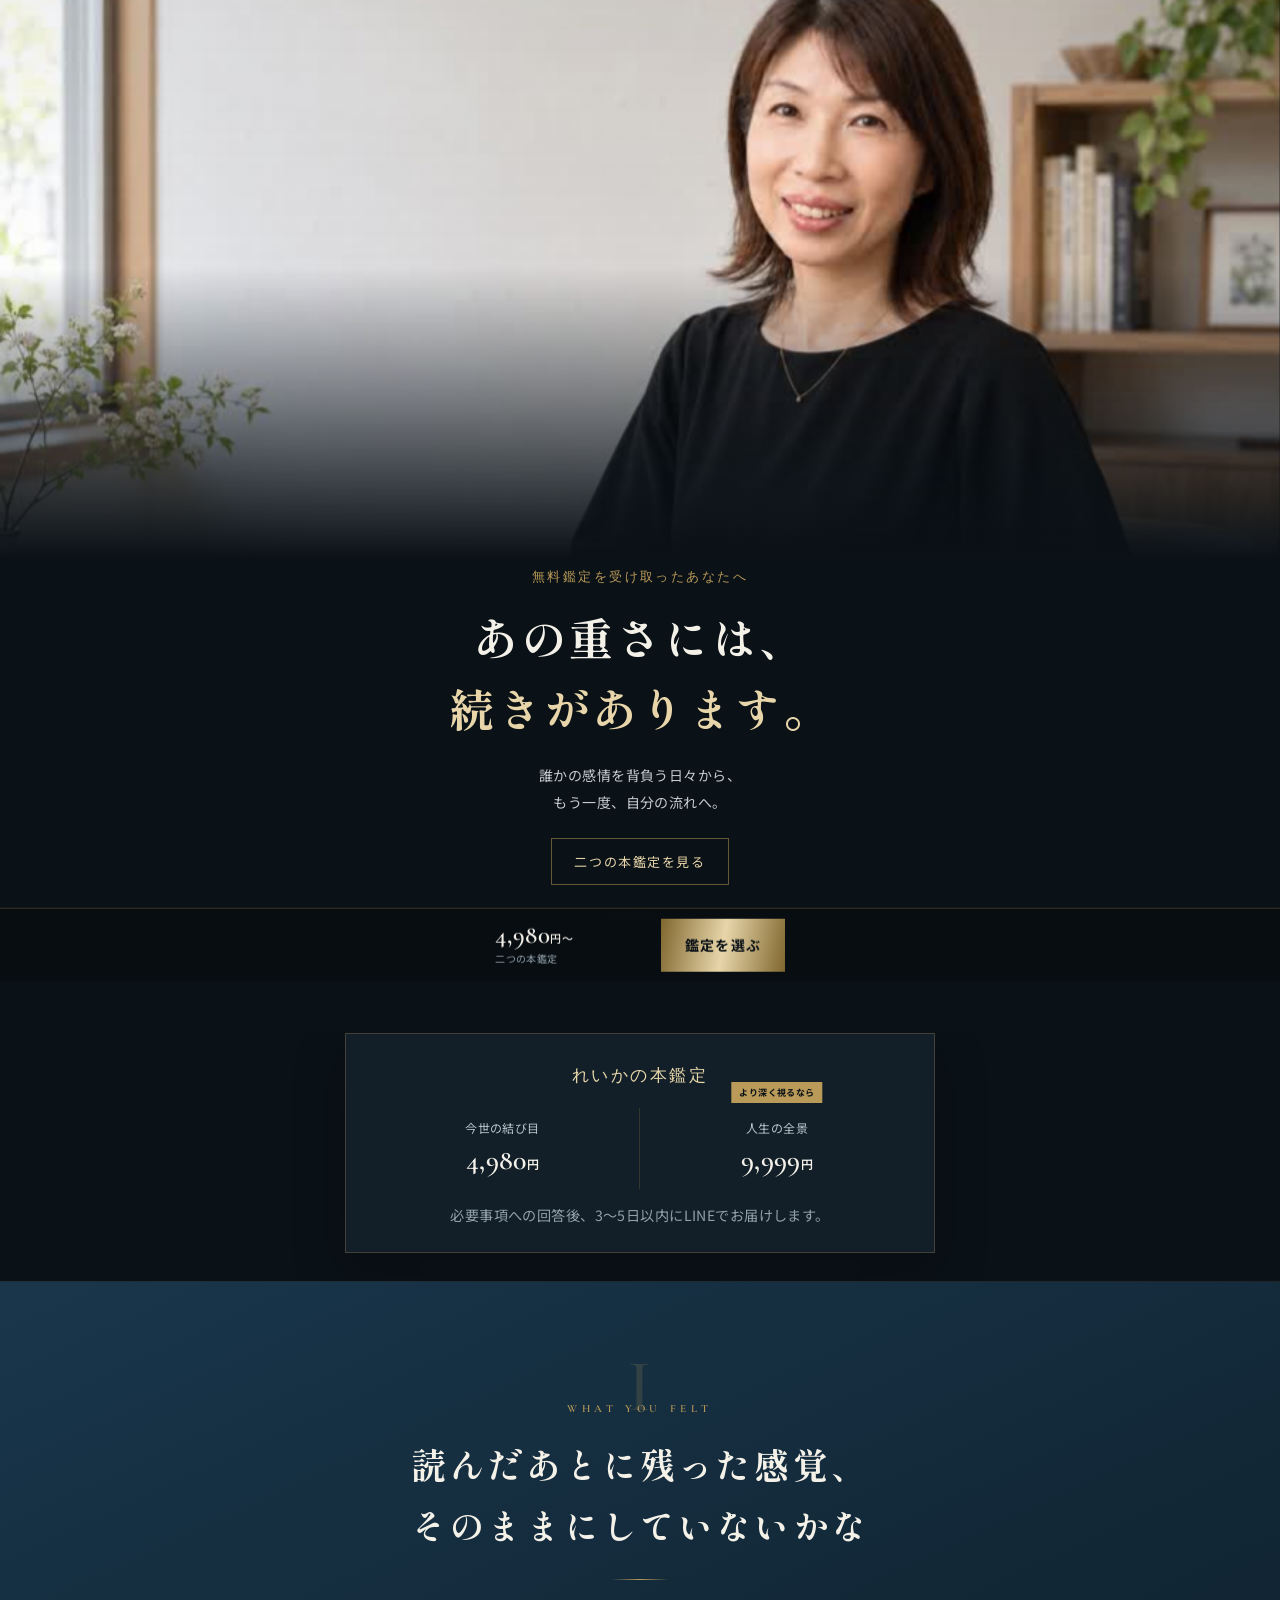
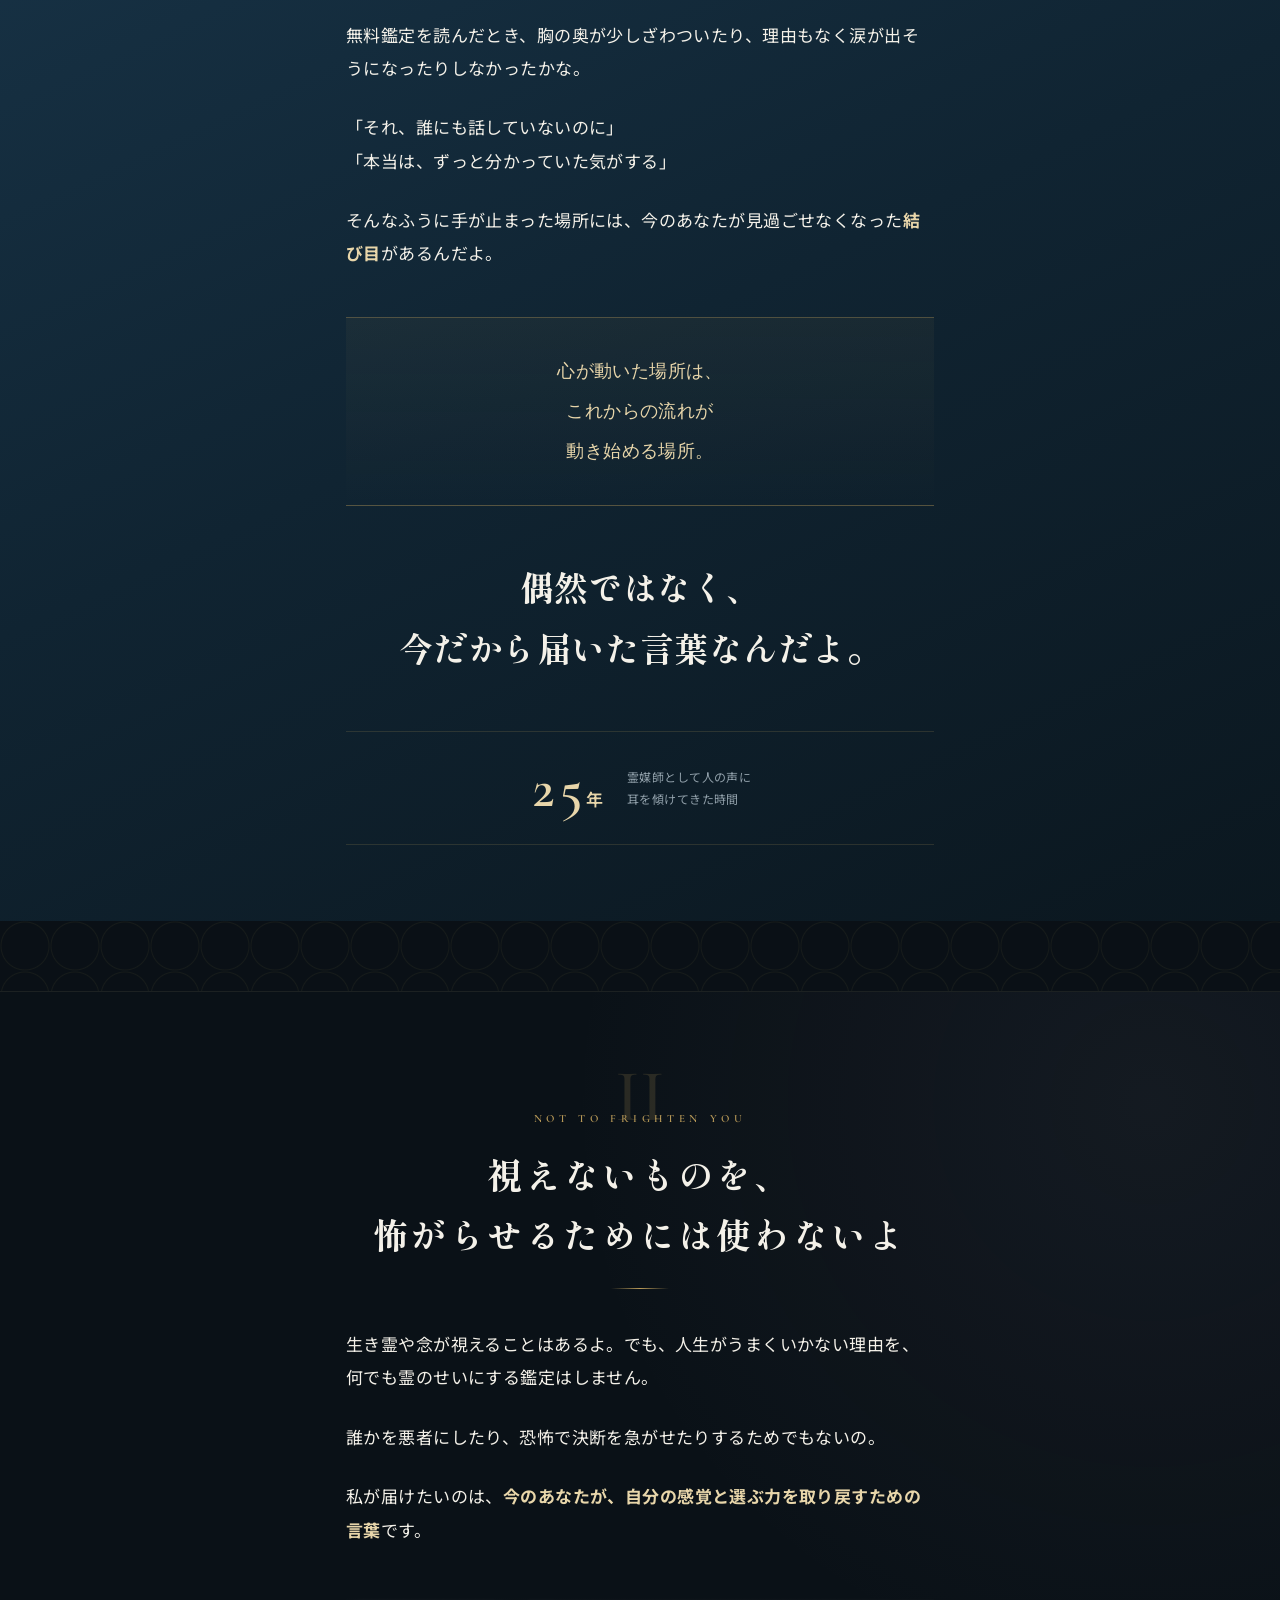
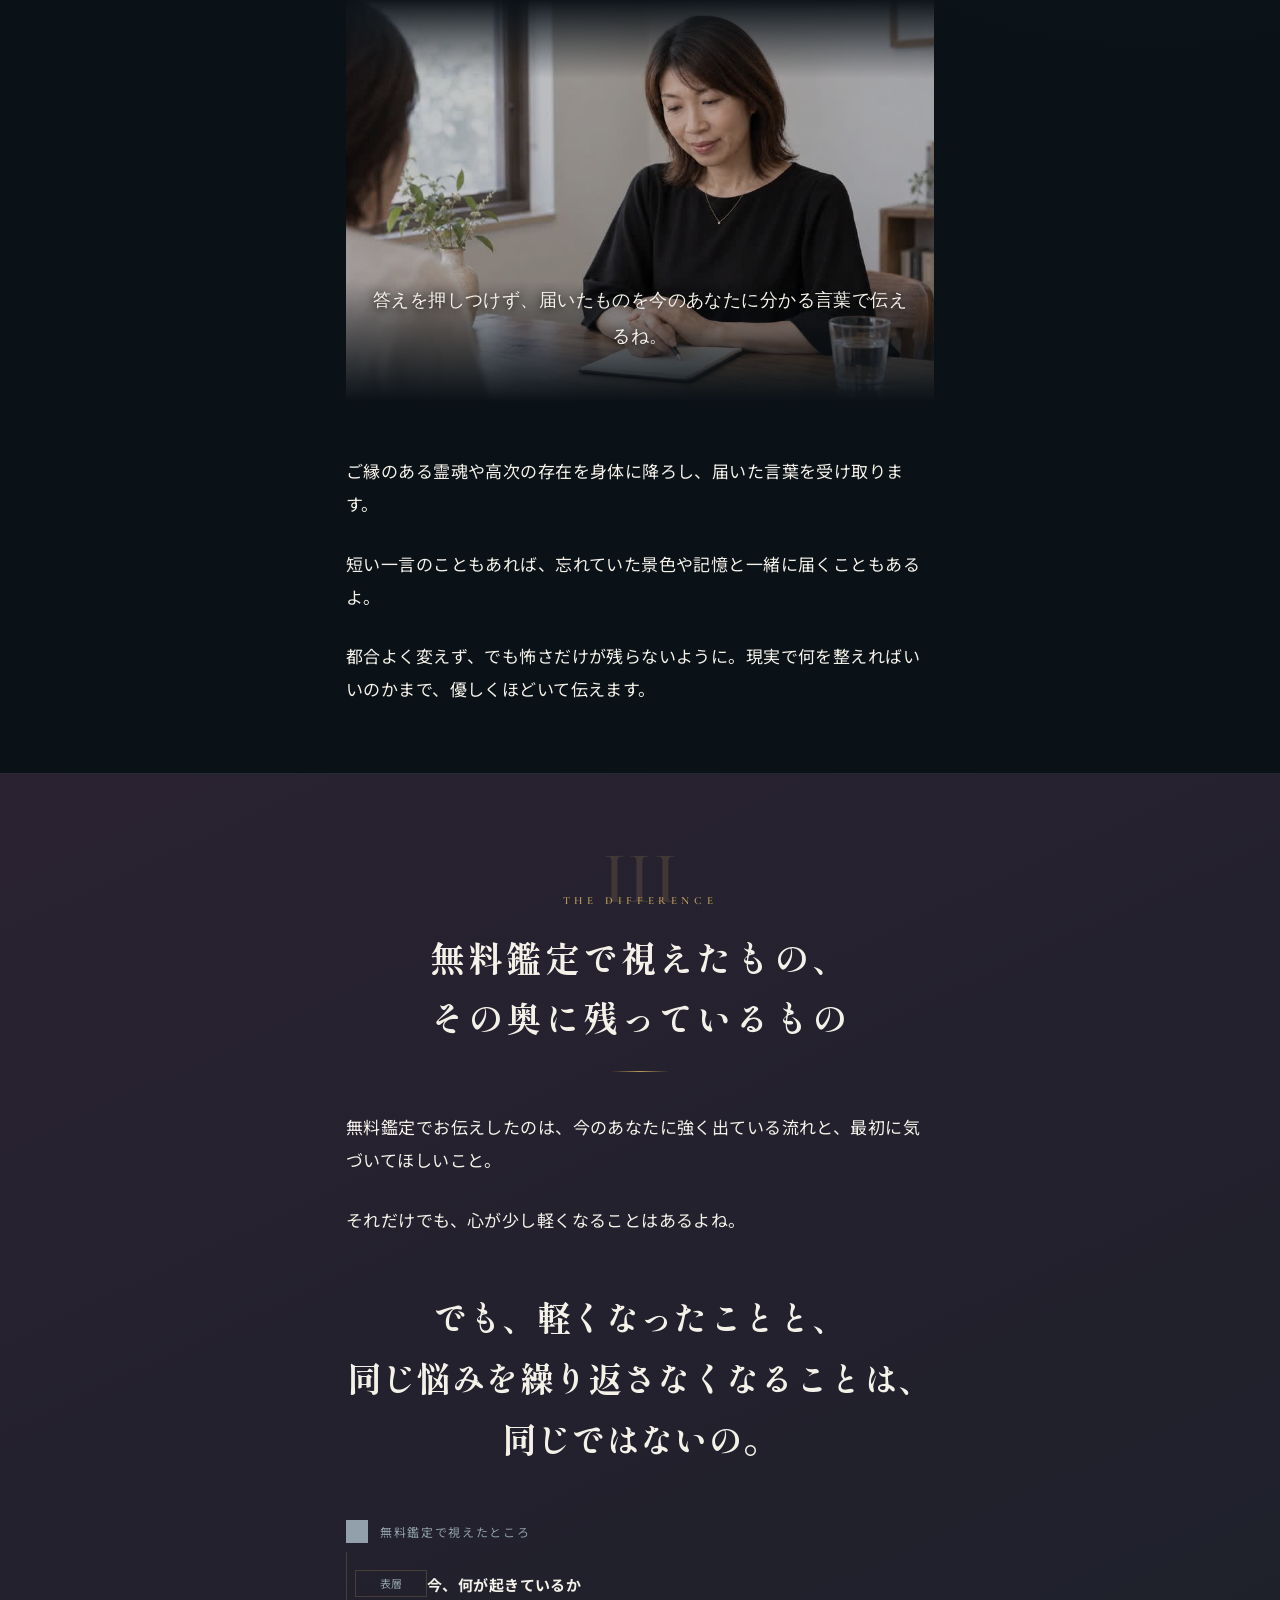
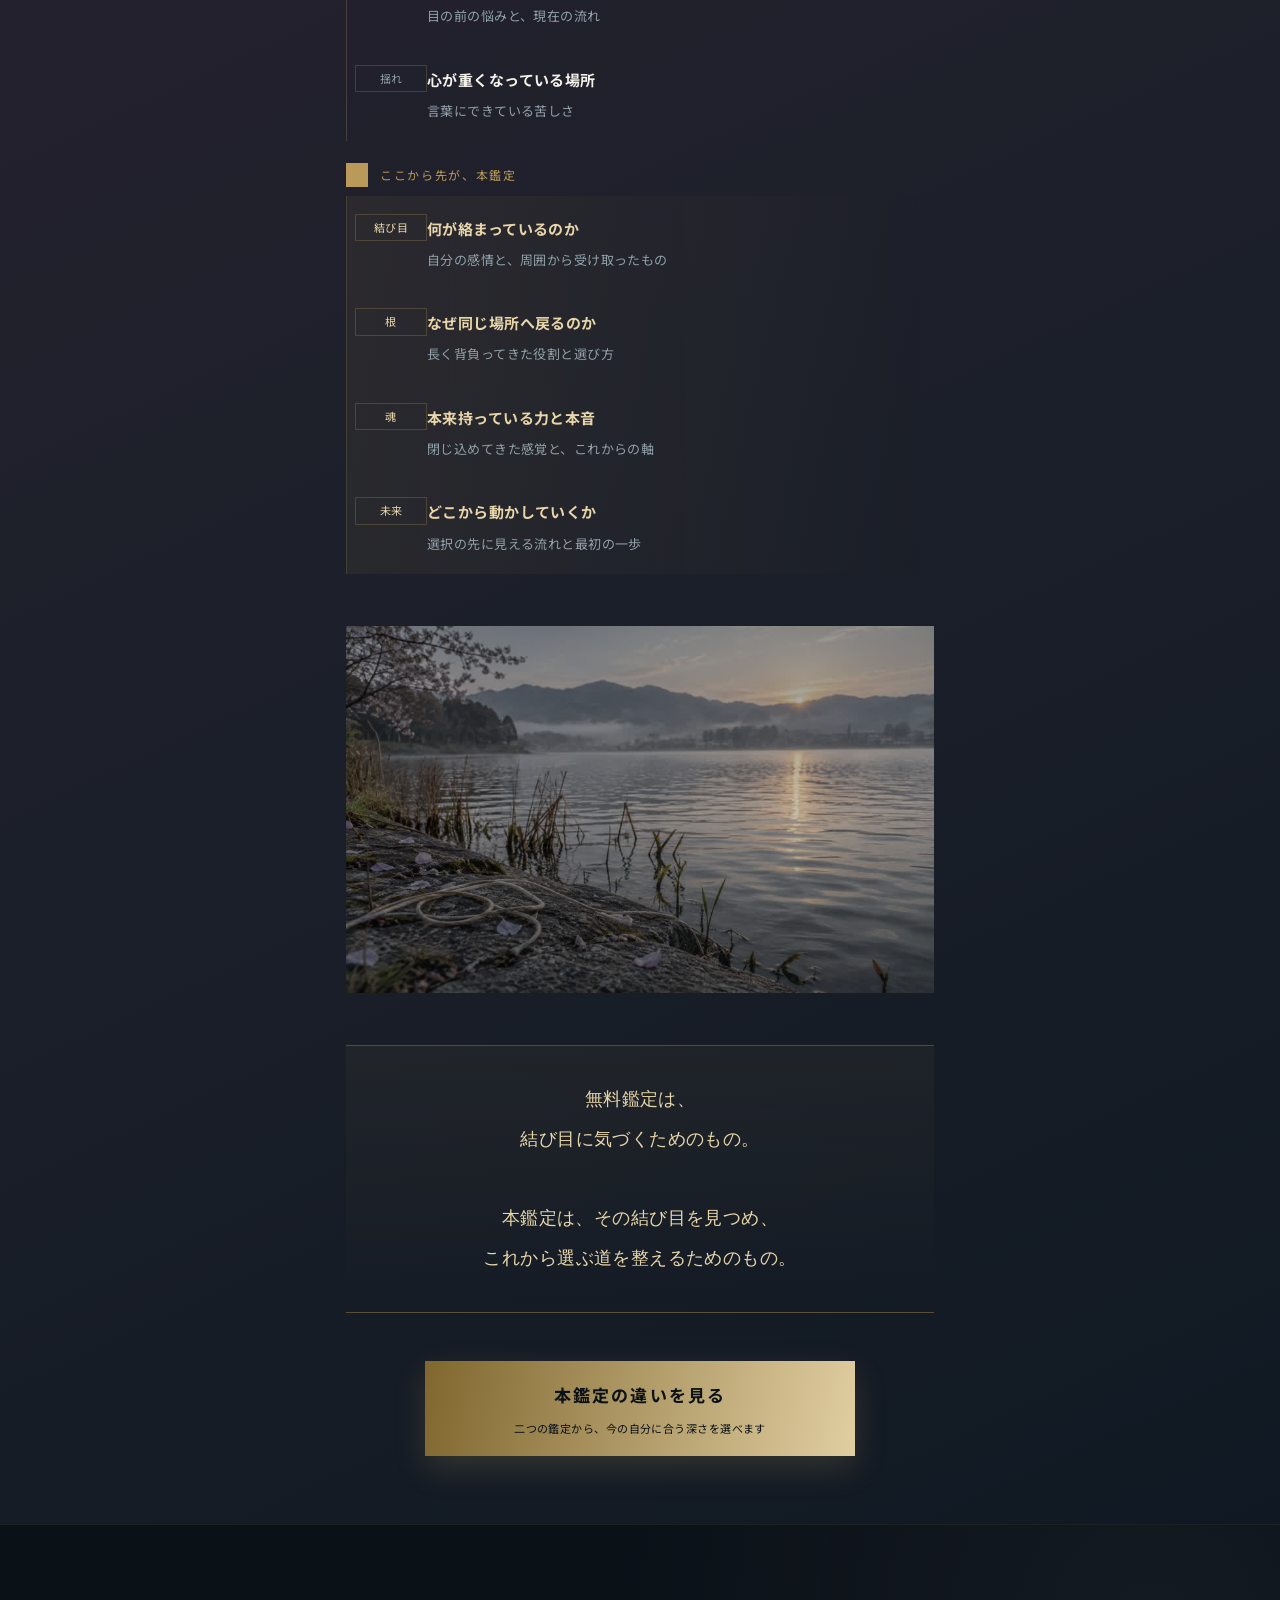
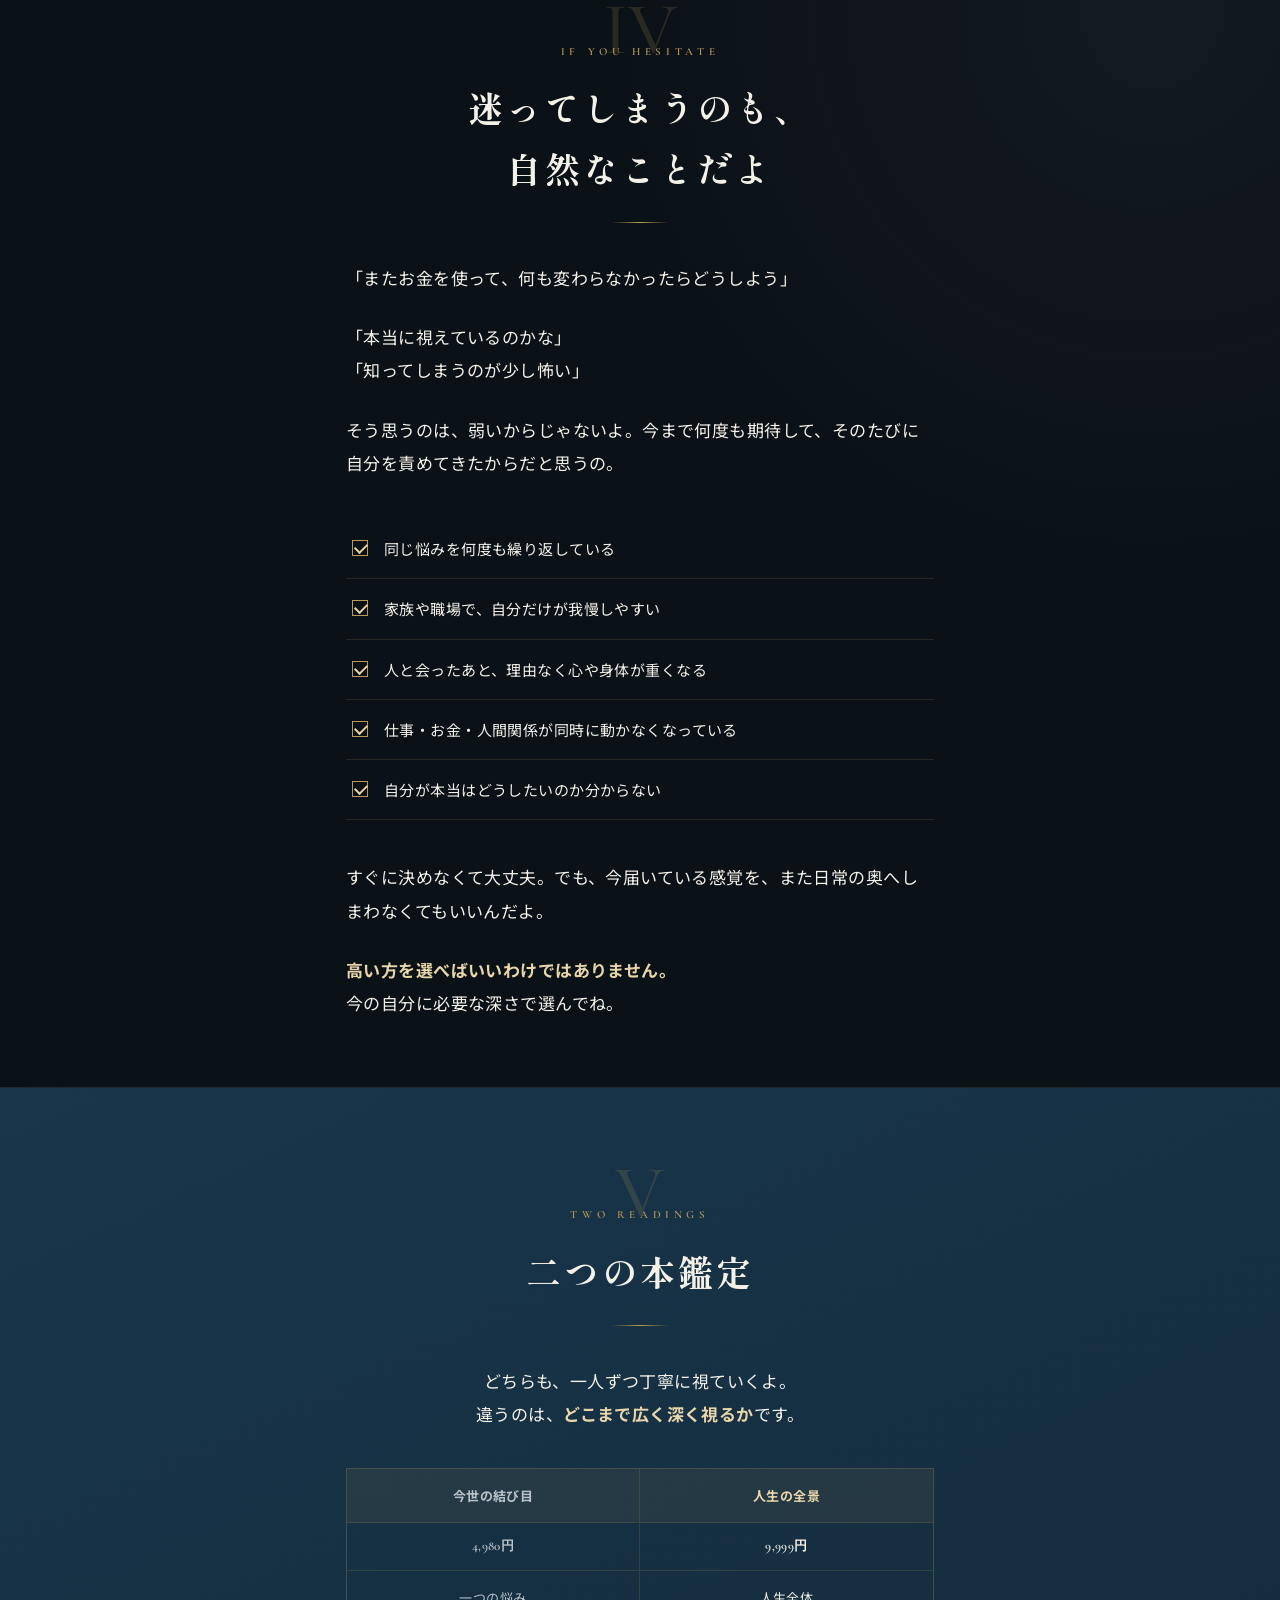
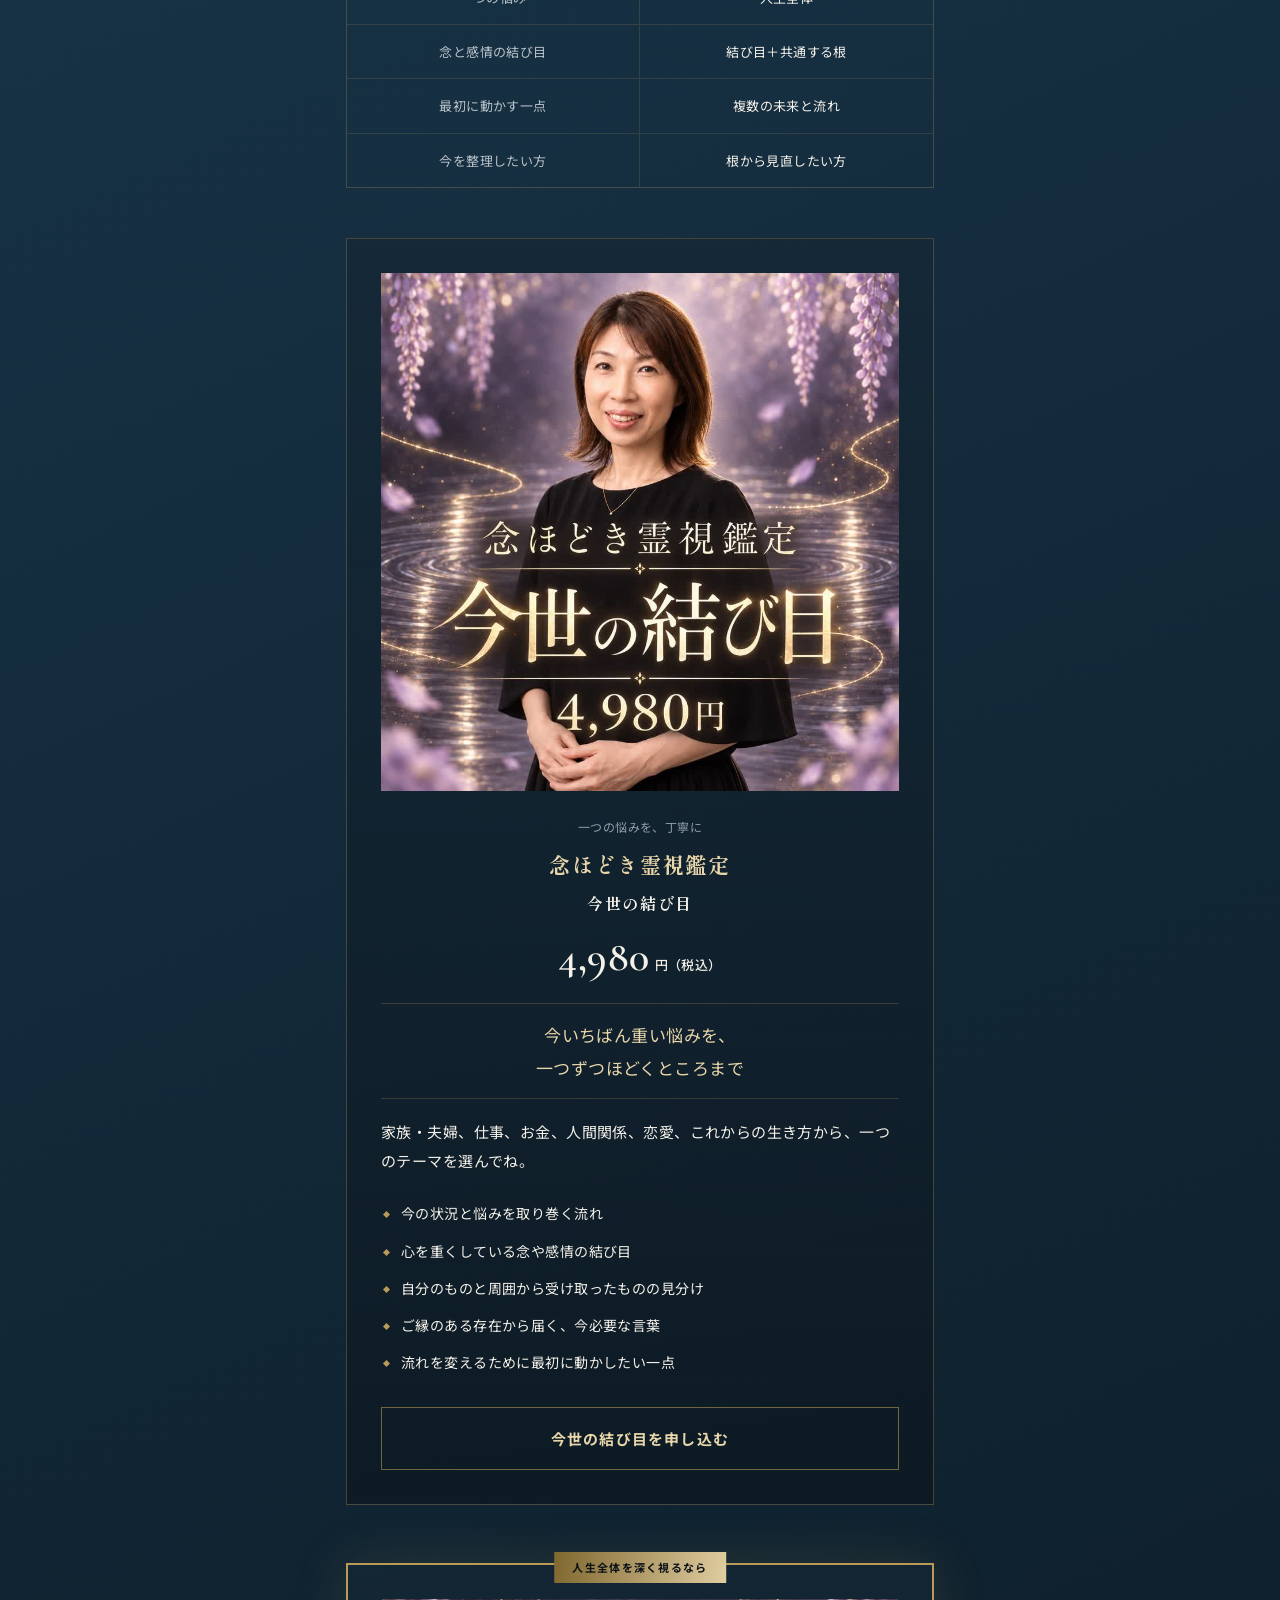
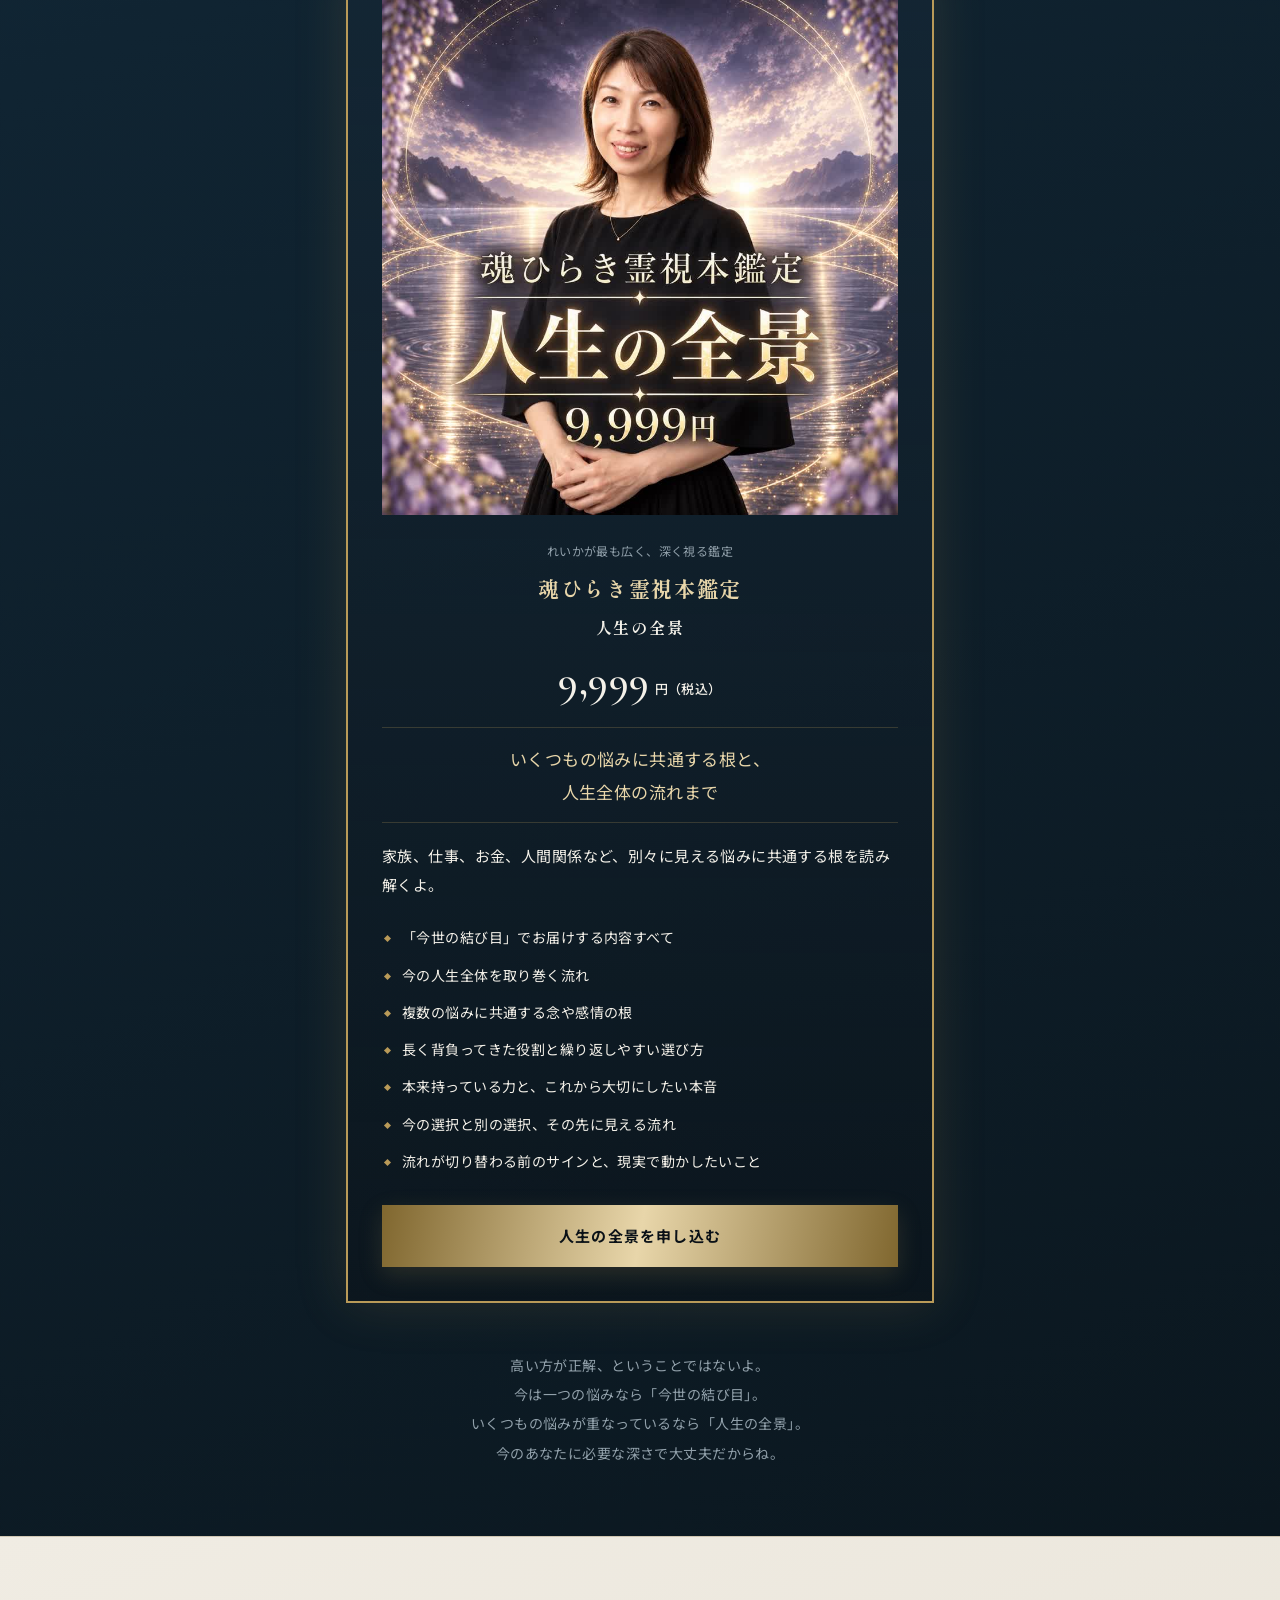
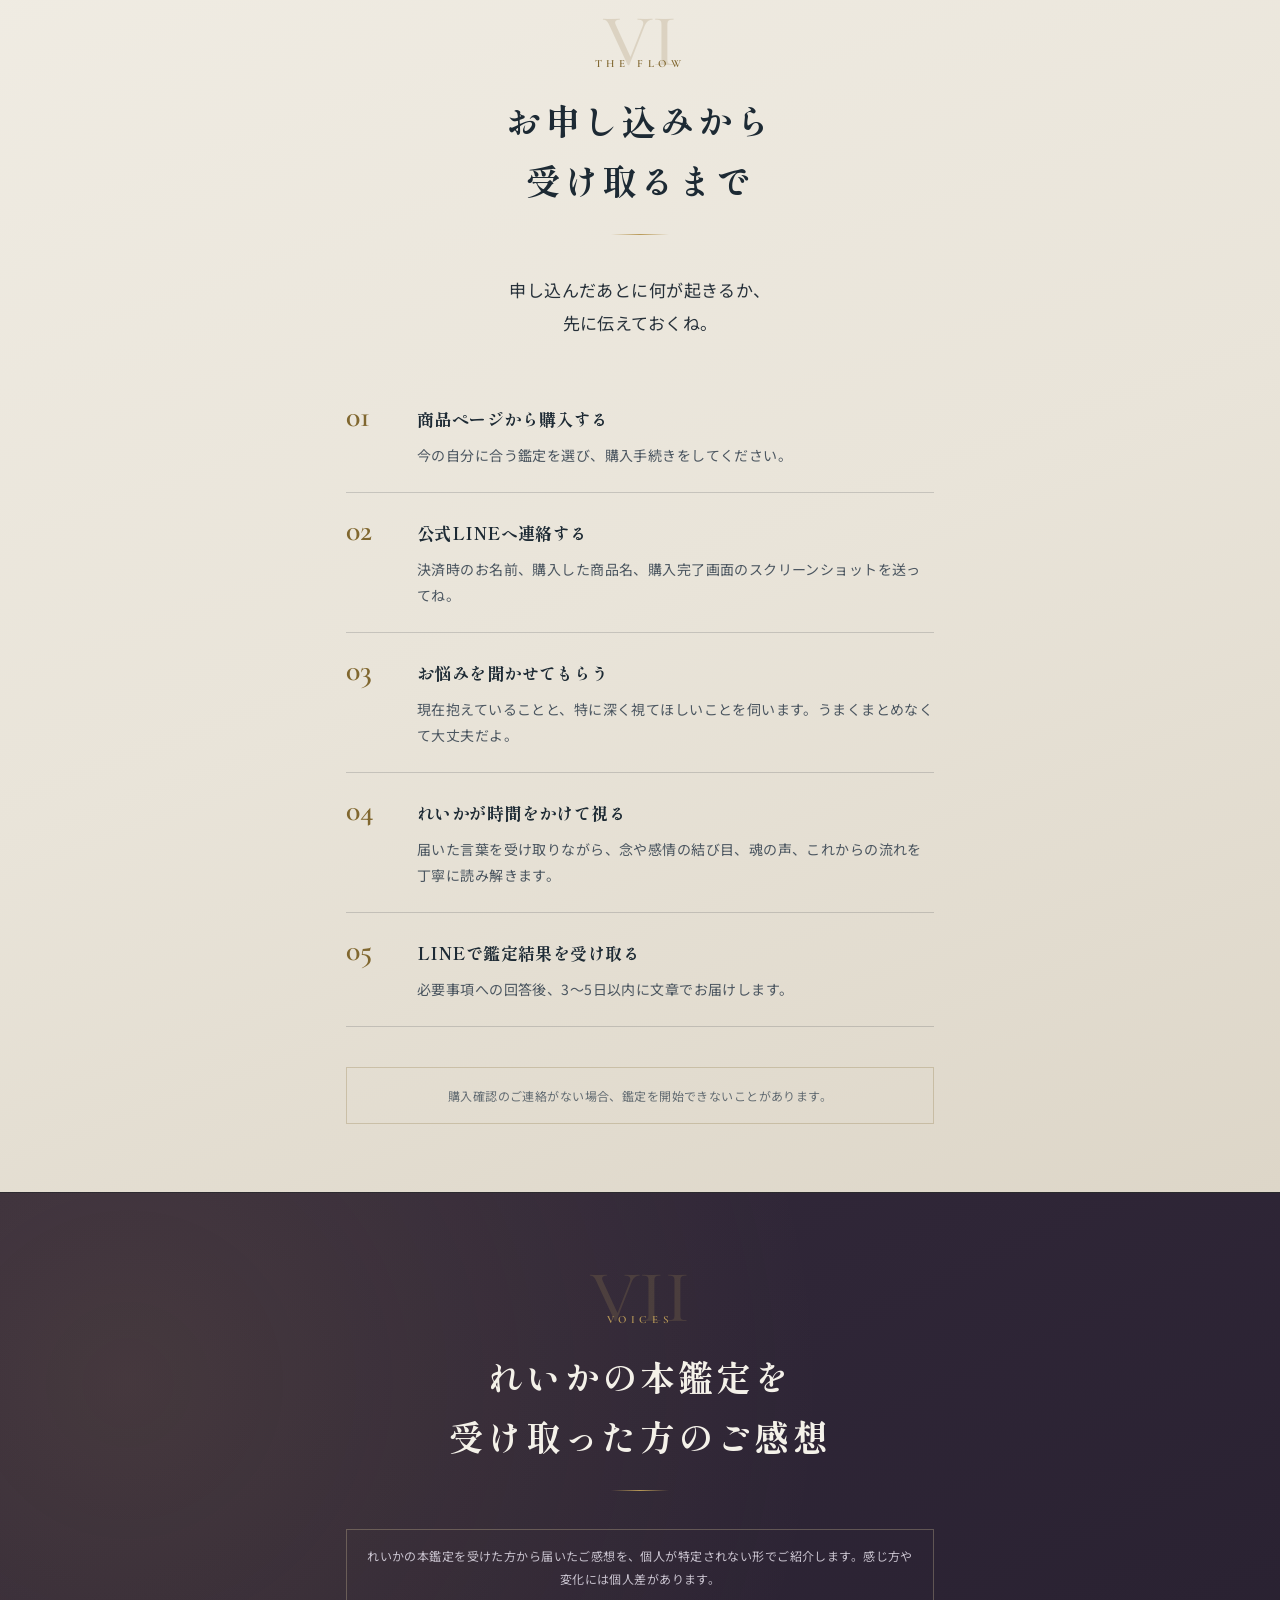
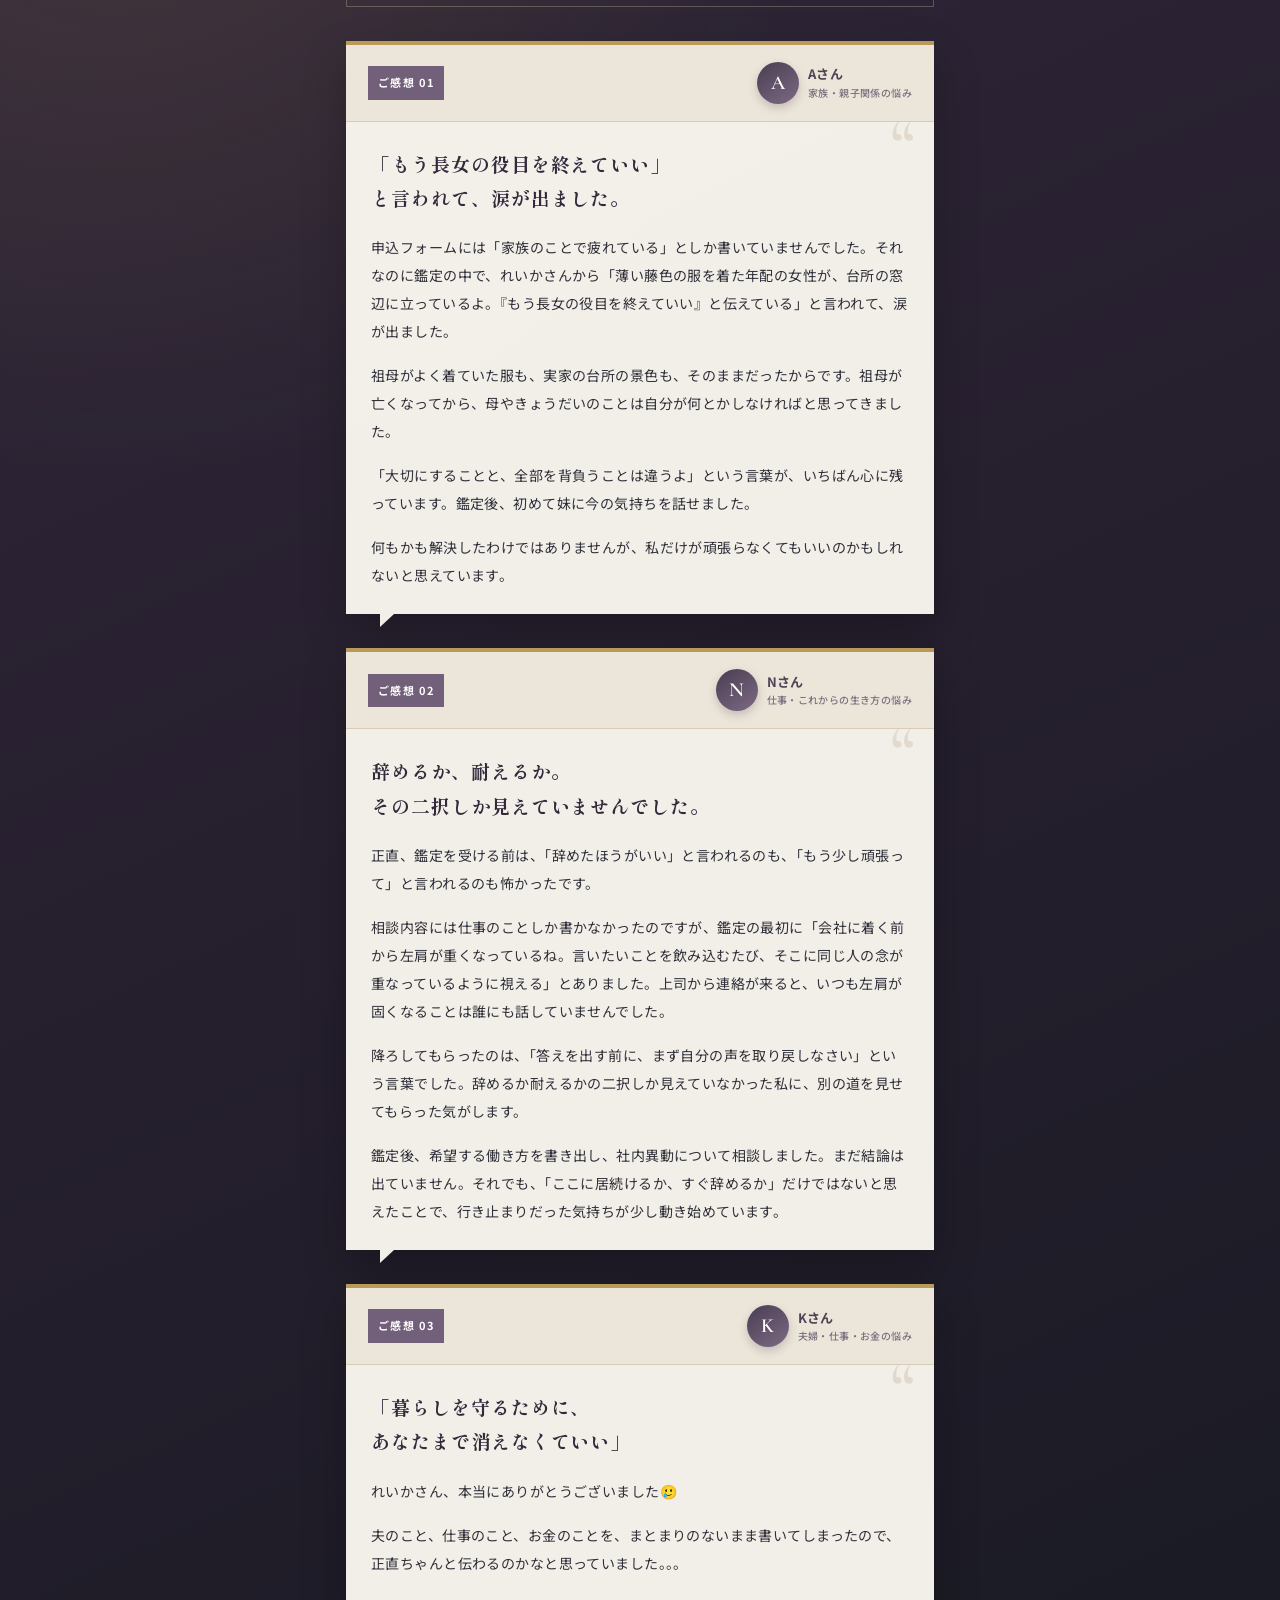
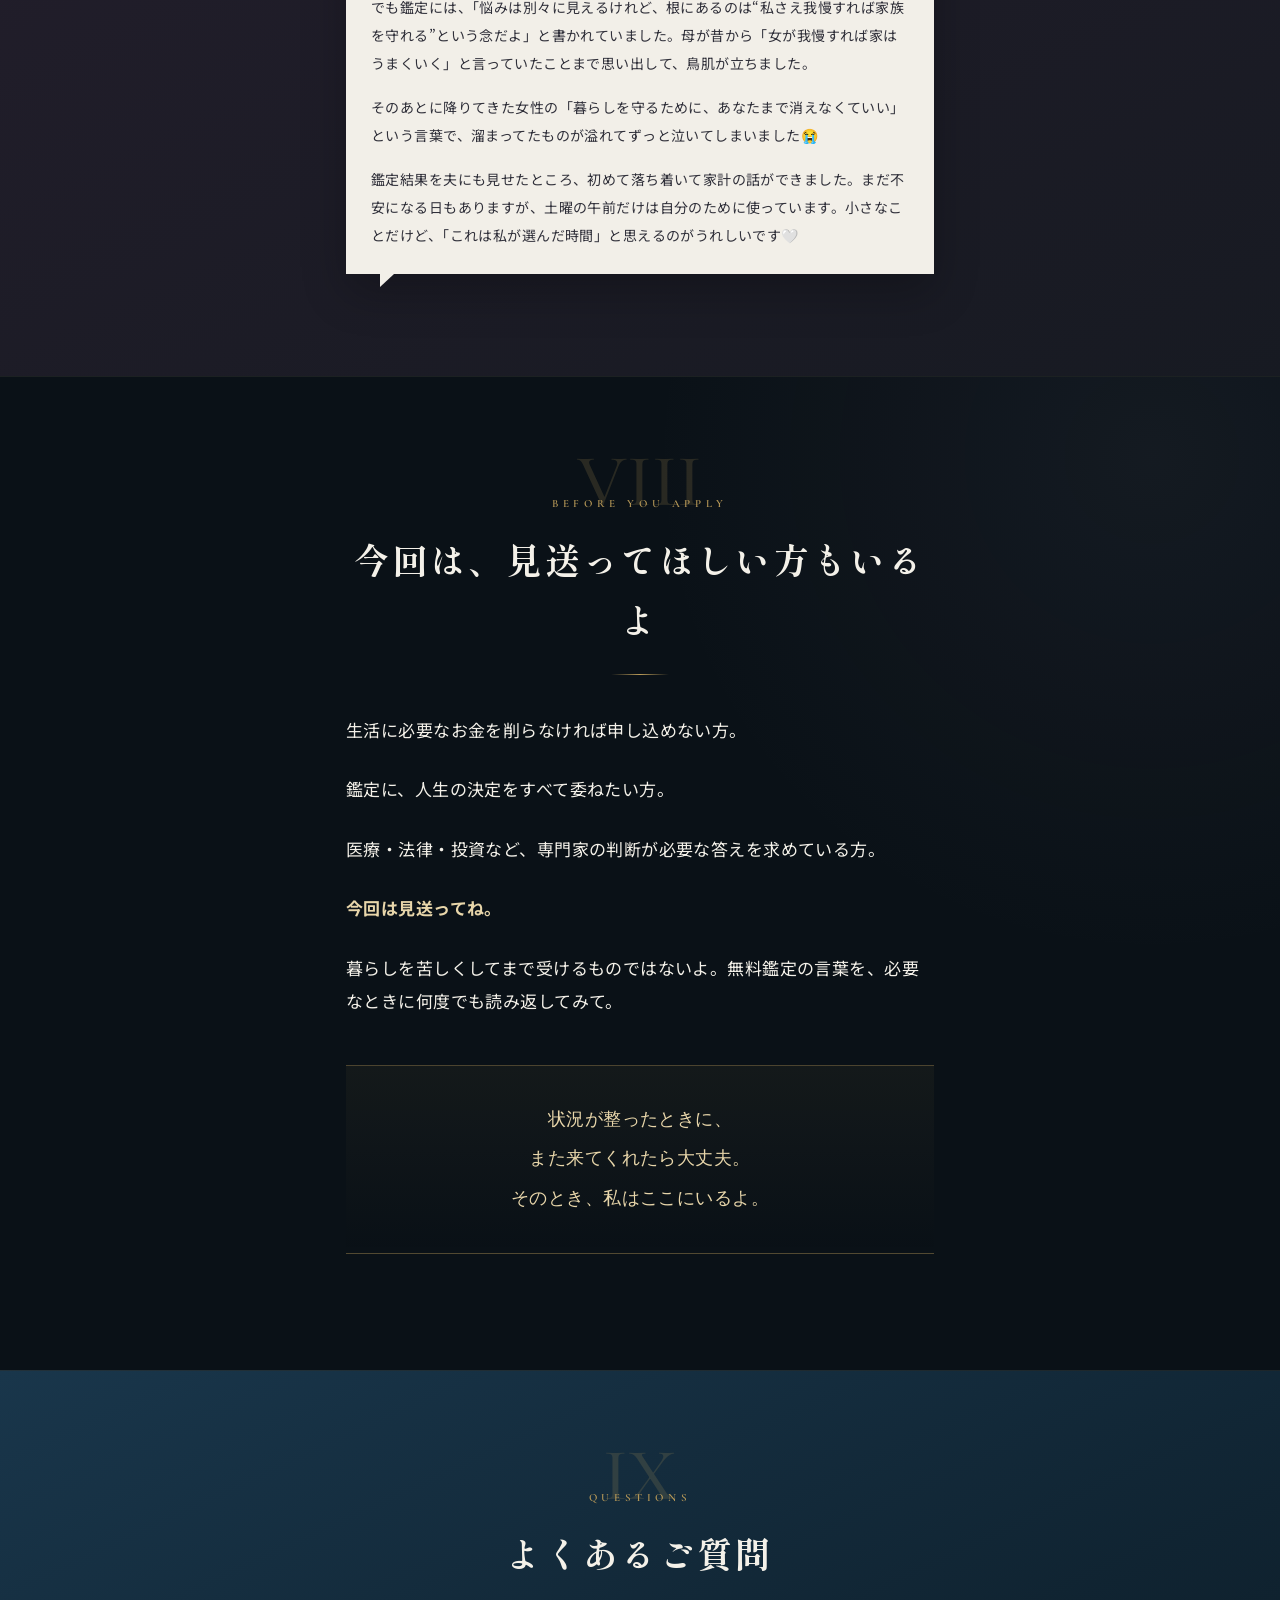
<file: reika-kantei/index.html>
<!doctype html>
<html lang="ja">
<head>
  <meta charset="utf-8">
  <meta name="viewport" content="width=device-width, initial-scale=1, viewport-fit=cover">
  <meta name="description" content="無料鑑定を受け取った方へ。霊媒師れいかが、今の重さの結び目と人生全体の流れを丁寧に視る二つの本鑑定をご案内します。">
  <meta name="theme-color" content="#0b1218">
  <title>れいかの本鑑定｜無料鑑定を受け取ったあなたへ</title>
  <link rel="icon" type="image/svg+xml" href="data:image/svg+xml,%3Csvg%20xmlns='http://www.w3.org/2000/svg'%20viewBox='0%200%2064%2064'%3E%3Crect%20width='64'%20height='64'%20rx='14'%20fill='%230b1218'/%3E%3Cpath%20d='M18%2039c10-19%2025-19%2028-14-10%201-17%207-18%2018'%20fill='none'%20stroke='%23d5bd84'%20stroke-width='3'%20stroke-linecap='round'/%3E%3Ccircle%20cx='42'%20cy='22'%20r='3'%20fill='%23d5bd84'/%3E%3C/svg%3E">
  <link rel="preconnect" href="https://fonts.googleapis.com">
  <link rel="preconnect" href="https://fonts.gstatic.com" crossorigin>
  <link href="https://fonts.googleapis.com/css2?family=Cormorant+Garamond:wght@400;500;600&amp;family=Noto+Sans+JP:wght@400;500;600;700&amp;family=Shippori+Mincho+B1:wght@400;500;600;700;800&amp;display=swap" rel="stylesheet">
  <link rel="stylesheet" href="styles.css">
</head>
<body>
  <div class="progress" aria-hidden="true"><span id="progressBar"></span></div>

  <header class="hero" id="top">
    <div class="hero-photo">
      <img src="assets/reika-trust.jpg" alt="自然光の相談室で迎える霊媒師れいか" width="1536" height="1024">
    </div>
    <div class="hero-copy reveal">
      <p class="kicker">無料鑑定を受け取ったあなたへ</p>
      <h1>あの重さには、<br><em>続きがあります。</em></h1>
      <p class="hero-lead">誰かの感情を背負う日々から、<br>もう一度、自分の流れへ。</p>
      <a class="ghost-link" href="#readings">二つの本鑑定を見る</a>
      <div class="scroll" aria-hidden="true"><span>SCROLL</span><i></i></div>
    </div>
  </header>

  <aside class="price-peek reveal" aria-label="本鑑定の価格">
    <p>れいかの本鑑定</p>
    <div class="peek-grid">
      <div><span>今世の結び目</span><strong>4,980<small>円</small></strong></div>
      <div class="featured"><span>人生の全景</span><strong>9,999<small>円</small></strong><b>より深く視るなら</b></div>
    </div>
    <small>必要事項への回答後、3〜5日以内にLINEでお届けします。</small>
  </aside>

  <main>
    <section class="section ink-blue">
      <div class="wrap">
        <div class="chapter">I</div>
        <p class="eyebrow">WHAT YOU FELT</p>
        <h2>読んだあとに残った感覚、<br>そのままにしていないかな</h2>
        <div class="gold-line"></div>
        <div class="copy reveal">
          <p>無料鑑定を読んだとき、胸の奥が少しざわついたり、理由もなく涙が出そうになったりしなかったかな。</p>
          <p>「それ、誰にも話していないのに」<br>「本当は、ずっと分かっていた気がする」</p>
          <p>そんなふうに手が止まった場所には、今のあなたが見過ごせなくなった<strong>結び目</strong>があるんだよ。</p>
        </div>
        <blockquote class="quote reveal">心が動いた場所は、<br>これからの流れが<br>動き始める場所。</blockquote>
        <p class="big reveal">偶然ではなく、<br>今だから届いた言葉なんだよ。</p>
        <div class="stat reveal"><strong><span data-count="25" data-count-duration="1800">0</span><small>年</small></strong><span>霊媒師として人の声に<br>耳を傾けてきた時間</span></div>
      </div>
    </section>

    <div class="pattern" aria-hidden="true"></div>

    <section class="section ink">
      <div class="wrap">
        <div class="chapter">II</div>
        <p class="eyebrow">NOT TO FRIGHTEN YOU</p>
        <h2>視えないものを、<br>怖がらせるためには使わないよ</h2>
        <div class="gold-line"></div>
        <div class="copy reveal">
          <p>生き霊や念が視えることはあるよ。でも、人生がうまくいかない理由を、何でも霊のせいにする鑑定はしません。</p>
          <p>誰かを悪者にしたり、恐怖で決断を急がせたりするためでもないの。</p>
          <p>私が届けたいのは、<strong>今のあなたが、自分の感覚と選ぶ力を取り戻すための言葉</strong>です。</p>
        </div>
        <figure class="full-photo reveal-scale">
          <img src="assets/reika-reading.jpg" alt="相談者の話に静かに耳を傾けるれいか" width="1536" height="1024" loading="lazy">
          <figcaption>答えを押しつけず、届いたものを今のあなたに分かる言葉で伝えるね。</figcaption>
        </figure>
        <div class="copy reveal">
          <p>ご縁のある霊魂や高次の存在を身体に降ろし、届いた言葉を受け取ります。</p>
          <p>短い一言のこともあれば、忘れていた景色や記憶と一緒に届くこともあるよ。</p>
          <p>都合よく変えず、でも怖さだけが残らないように。現実で何を整えればいいのかまで、優しくほどいて伝えます。</p>
        </div>
      </div>
    </section>

    <section class="section ink-blue reverse">
      <div class="wrap">
        <div class="chapter">III</div>
        <p class="eyebrow">THE DIFFERENCE</p>
        <h2>無料鑑定で視えたもの、<br>その奥に残っているもの</h2>
        <div class="gold-line"></div>
        <div class="copy reveal">
          <p>無料鑑定でお伝えしたのは、今のあなたに強く出ている流れと、最初に気づいてほしいこと。</p>
          <p>それだけでも、心が少し軽くなることはあるよね。</p>
        </div>
        <p class="big reveal">でも、軽くなったことと、<br>同じ悩みを繰り返さなくなることは、<br>同じではないの。</p>

        <div class="depth reveal" role="group" aria-label="無料鑑定と本鑑定の違い">
          <p class="depth-label muted">無料鑑定で視えたところ</p>
          <div class="depth-row"><span>表層</span><div><strong>今、何が起きているか</strong><small>目の前の悩みと、現在の流れ</small></div></div>
          <div class="depth-row"><span>揺れ</span><div><strong>心が重くなっている場所</strong><small>言葉にできている苦しさ</small></div></div>
          <p class="depth-label gold">ここから先が、本鑑定</p>
          <div class="depth-row deep"><span>結び目</span><div><strong>何が絡まっているのか</strong><small>自分の感情と、周囲から受け取ったもの</small></div></div>
          <div class="depth-row deep"><span>根</span><div><strong>なぜ同じ場所へ戻るのか</strong><small>長く背負ってきた役割と選び方</small></div></div>
          <div class="depth-row deep"><span>魂</span><div><strong>本来持っている力と本音</strong><small>閉じ込めてきた感覚と、これからの軸</small></div></div>
          <div class="depth-row deep"><span>未来</span><div><strong>どこから動かしていくか</strong><small>選択の先に見える流れと最初の一歩</small></div></div>
        </div>

        <figure class="wide-photo reveal-scale"><img src="assets/reika-lakeside.jpg" alt="静かな朝の湖畔とほどけた紐" width="1536" height="1024" loading="lazy"></figure>
        <blockquote class="quote reveal">無料鑑定は、<br>結び目に気づくためのもの。<br><br>本鑑定は、その結び目を見つめ、<br>これから選ぶ道を整えるためのもの。</blockquote>
        <a class="cta primary reveal" href="#readings"><span>本鑑定の違いを見る</span><small>二つの鑑定から、今の自分に合う深さを選べます</small></a>
      </div>
    </section>

    <section class="section ink">
      <div class="wrap">
        <div class="chapter">IV</div>
        <p class="eyebrow">IF YOU HESITATE</p>
        <h2>迷ってしまうのも、<br>自然なことだよ</h2>
        <div class="gold-line"></div>
        <div class="copy reveal">
          <p>「またお金を使って、何も変わらなかったらどうしよう」</p>
          <p>「本当に視えているのかな」<br>「知ってしまうのが少し怖い」</p>
          <p>そう思うのは、弱いからじゃないよ。今まで何度も期待して、そのたびに自分を責めてきたからだと思うの。</p>
        </div>
        <ul class="checklist reveal">
          <li>同じ悩みを何度も繰り返している</li>
          <li>家族や職場で、自分だけが我慢しやすい</li>
          <li>人と会ったあと、理由なく心や身体が重くなる</li>
          <li>仕事・お金・人間関係が同時に動かなくなっている</li>
          <li>自分が本当はどうしたいのか分からない</li>
        </ul>
        <div class="copy reveal">
          <p>すぐに決めなくて大丈夫。でも、今届いている感覚を、また日常の奥へしまわなくてもいいんだよ。</p>
          <p><strong>高い方を選べばいいわけではありません。</strong><br>今の自分に必要な深さで選んでね。</p>
        </div>
      </div>
    </section>

    <section class="section ink-blue" id="readings">
      <div class="wrap">
        <div class="chapter">V</div>
        <p class="eyebrow">TWO READINGS</p>
        <h2>二つの本鑑定</h2>
        <div class="gold-line"></div>
        <p class="center reveal">どちらも、一人ずつ丁寧に視ていくよ。<br>違うのは、<strong>どこまで広く深く視るか</strong>です。</p>

        <div class="compare reveal" role="table" aria-label="二つの鑑定の比較">
          <div class="compare-row head" role="row"><div role="columnheader">今世の結び目</div><div role="columnheader">人生の全景</div></div>
          <div class="compare-row price" role="row"><div role="cell">4,980円</div><div role="cell">9,999円</div></div>
          <div class="compare-row" role="row"><div role="cell">一つの悩み</div><div role="cell">人生全体</div></div>
          <div class="compare-row" role="row"><div role="cell">念と感情の結び目</div><div role="cell">結び目＋共通する根</div></div>
          <div class="compare-row" role="row"><div role="cell">最初に動かす一点</div><div role="cell">複数の未来と流れ</div></div>
          <div class="compare-row" role="row"><div role="cell">今を整理したい方</div><div role="cell">根から見直したい方</div></div>
        </div>

        <article class="product reveal">
          <img src="assets/product-knot.jpg" alt="念ほどき霊視鑑定 今世の結び目" width="1254" height="1254" loading="lazy">
          <p class="product-label">一つの悩みを、丁寧に</p>
          <h3>念ほどき霊視鑑定<br><span>今世の結び目</span></h3>
          <p class="product-price">4,980<small>円（税込）</small></p>
          <p class="product-goal">今いちばん重い悩みを、<br>一つずつほどくところまで</p>
          <p>家族・夫婦、仕事、お金、人間関係、恋愛、これからの生き方から、一つのテーマを選んでね。</p>
          <ul>
            <li>今の状況と悩みを取り巻く流れ</li>
            <li>心を重くしている念や感情の結び目</li>
            <li>自分のものと周囲から受け取ったものの見分け</li>
            <li>ご縁のある存在から届く、今必要な言葉</li>
            <li>流れを変えるために最初に動かしたい一点</li>
          </ul>
          <a class="product-button outline" href="https://pmsdqb4c2p0emj0yagvc.stores.jp/items/6ac32b4bd6906fa122af4d83" target="_blank" rel="noopener">今世の結び目を申し込む</a>
        </article>

        <article class="product recommended reveal">
          <div class="badge">人生全体を深く視るなら</div>
          <img src="assets/product-panorama.jpg" alt="魂ひらき霊視本鑑定 人生の全景" width="1254" height="1254" loading="lazy">
          <p class="product-label">れいかが最も広く、深く視る鑑定</p>
          <h3>魂ひらき霊視本鑑定<br><span>人生の全景</span></h3>
          <p class="product-price">9,999<small>円（税込）</small></p>
          <p class="product-goal">いくつもの悩みに共通する根と、<br>人生全体の流れまで</p>
          <p>家族、仕事、お金、人間関係など、別々に見える悩みに共通する根を読み解くよ。</p>
          <ul>
            <li>「今世の結び目」でお届けする内容すべて</li>
            <li>今の人生全体を取り巻く流れ</li>
            <li>複数の悩みに共通する念や感情の根</li>
            <li>長く背負ってきた役割と繰り返しやすい選び方</li>
            <li>本来持っている力と、これから大切にしたい本音</li>
            <li>今の選択と別の選択、その先に見える流れ</li>
            <li>流れが切り替わる前のサインと、現実で動かしたいこと</li>
          </ul>
          <a class="product-button gold-button" href="https://pmsdqb4c2p0emj0yagvc.stores.jp/items/6ac32dfe7769d3a2902c22bf" target="_blank" rel="noopener">人生の全景を申し込む</a>
        </article>

        <p class="whisper reveal">高い方が正解、ということではないよ。<br>今は一つの悩みなら「今世の結び目」。<br>いくつもの悩みが重なっているなら「人生の全景」。<br>今のあなたに必要な深さで大丈夫だからね。</p>
      </div>
    </section>

    <section class="section pearl">
      <div class="wrap">
        <div class="chapter">VI</div>
        <p class="eyebrow">THE FLOW</p>
        <h2>お申し込みから<br>受け取るまで</h2>
        <div class="gold-line"></div>
        <p class="center reveal">申し込んだあとに何が起きるか、<br>先に伝えておくね。</p>
        <ol class="steps reveal">
          <li><span>01</span><div><b>商品ページから購入する</b><p>今の自分に合う鑑定を選び、購入手続きをしてください。</p></div></li>
          <li><span>02</span><div><b>公式LINEへ連絡する</b><p>決済時のお名前、購入した商品名、購入完了画面のスクリーンショットを送ってね。</p></div></li>
          <li><span>03</span><div><b>お悩みを聞かせてもらう</b><p>現在抱えていることと、特に深く視てほしいことを伺います。うまくまとめなくて大丈夫だよ。</p></div></li>
          <li><span>04</span><div><b>れいかが時間をかけて視る</b><p>届いた言葉を受け取りながら、念や感情の結び目、魂の声、これからの流れを丁寧に読み解きます。</p></div></li>
          <li><span>05</span><div><b>LINEで鑑定結果を受け取る</b><p>必要事項への回答後、3〜5日以内に文章でお届けします。</p></div></li>
        </ol>
        <p class="note reveal">購入確認のご連絡がない場合、鑑定を開始できないことがあります。</p>
      </div>
    </section>

    <section class="section voices-section">
      <div class="wrap">
        <div class="chapter">VII</div>
        <p class="eyebrow">VOICES</p>
        <h2>れいかの本鑑定を<br>受け取った方のご感想</h2>
        <div class="gold-line"></div>
        <p class="voice-disclaimer reveal">れいかの本鑑定を受けた方から届いたご感想を、個人が特定されない形でご紹介します。感じ方や変化には個人差があります。</p>

        <article class="voice-card reveal">
          <div class="voice-card-head">
            <span class="voice-label">ご感想 01</span>
            <div class="voice-person"><span class="voice-avatar">A</span><p class="voice-meta">Aさん<br><small>家族・親子関係の悩み</small></p></div>
          </div>
          <h3>「もう長女の役目を終えていい」<br>と言われて、涙が出ました。</h3>
          <p>申込フォームには「家族のことで疲れている」としか書いていませんでした。それなのに鑑定の中で、れいかさんから「薄い藤色の服を着た年配の女性が、台所の窓辺に立っているよ。『もう長女の役目を終えていい』と伝えている」と言われて、涙が出ました。</p>
          <p>祖母がよく着ていた服も、実家の台所の景色も、そのままだったからです。祖母が亡くなってから、母やきょうだいのことは自分が何とかしなければと思ってきました。</p>
          <p>「大切にすることと、全部を背負うことは違うよ」という言葉が、いちばん心に残っています。鑑定後、初めて妹に今の気持ちを話せました。</p>
          <p>何もかも解決したわけではありませんが、私だけが頑張らなくてもいいのかもしれないと思えています。</p>
        </article>

        <article class="voice-card reveal">
          <div class="voice-card-head">
            <span class="voice-label">ご感想 02</span>
            <div class="voice-person"><span class="voice-avatar">N</span><p class="voice-meta">Nさん<br><small>仕事・これからの生き方の悩み</small></p></div>
          </div>
          <h3>辞めるか、耐えるか。<br>その二択しか見えていませんでした。</h3>
          <p>正直、鑑定を受ける前は、「辞めたほうがいい」と言われるのも、「もう少し頑張って」と言われるのも怖かったです。</p>
          <p>相談内容には仕事のことしか書かなかったのですが、鑑定の最初に「会社に着く前から左肩が重くなっているね。言いたいことを飲み込むたび、そこに同じ人の念が重なっているように視える」とありました。上司から連絡が来ると、いつも左肩が固くなることは誰にも話していませんでした。</p>
          <p>降ろしてもらったのは、「答えを出す前に、まず自分の声を取り戻しなさい」という言葉でした。辞めるか耐えるかの二択しか見えていなかった私に、別の道を見せてもらった気がします。</p>
          <p>鑑定後、希望する働き方を書き出し、社内異動について相談しました。まだ結論は出ていません。それでも、「ここに居続けるか、すぐ辞めるか」だけではないと思えたことで、行き止まりだった気持ちが少し動き始めています。</p>
        </article>

        <article class="voice-card reveal">
          <div class="voice-card-head">
            <span class="voice-label">ご感想 03</span>
            <div class="voice-person"><span class="voice-avatar">K</span><p class="voice-meta">Kさん<br><small>夫婦・仕事・お金の悩み</small></p></div>
          </div>
          <h3>「暮らしを守るために、<br>あなたまで消えなくていい」</h3>
          <p>れいかさん、本当にありがとうございました🥲</p>
          <p>夫のこと、仕事のこと、お金のことを、まとまりのないまま書いてしまったので、正直ちゃんと伝わるのかなと思っていました。。。</p>
          <p>でも鑑定には、「悩みは別々に見えるけれど、根にあるのは“私さえ我慢すれば家族を守れる”という念だよ」と書かれていました。母が昔から「女が我慢すれば家はうまくいく」と言っていたことまで思い出して、鳥肌が立ちました。</p>
          <p>そのあとに降りてきた女性の「暮らしを守るために、あなたまで消えなくていい」という言葉で、溜まってたものが溢れてずっと泣いてしまいました😭</p>
          <p>鑑定結果を夫にも見せたところ、初めて落ち着いて家計の話ができました。まだ不安になる日もありますが、土曜の午前だけは自分のために使っています。小さなことだけど、「これは私が選んだ時間」と思えるのがうれしいです🤍</p>
        </article>
      </div>
    </section>

    <section class="section ink">
      <div class="wrap">
        <div class="chapter">VIII</div>
        <p class="eyebrow">BEFORE YOU APPLY</p>
        <h2>今回は、見送ってほしい方もいるよ</h2>
        <div class="gold-line"></div>
        <div class="copy reveal">
          <p>生活に必要なお金を削らなければ申し込めない方。</p>
          <p>鑑定に、人生の決定をすべて委ねたい方。</p>
          <p>医療・法律・投資など、専門家の判断が必要な答えを求めている方。</p>
          <p><strong>今回は見送ってね。</strong></p>
          <p>暮らしを苦しくしてまで受けるものではないよ。無料鑑定の言葉を、必要なときに何度でも読み返してみて。</p>
        </div>
        <blockquote class="quote reveal">状況が整ったときに、<br>また来てくれたら大丈夫。<br>そのとき、私はここにいるよ。</blockquote>
      </div>
    </section>

    <section class="section ink-blue">
      <div class="wrap">
        <div class="chapter">IX</div>
        <p class="eyebrow">QUESTIONS</p>
        <h2>よくあるご質問</h2>
        <div class="gold-line"></div>
        <div class="faqs reveal">
          <details><summary>どんな悩みを相談できますか？</summary><p>家族、夫婦、親子、仕事、お金、人間関係、恋愛、これからの生き方などを相談できます。「今世の結び目」は一つのテーマ、「人生の全景」は複数の悩みに向いているよ。</p></details>
          <details><summary>怖いことを言われませんか？</summary><p>怖がらせて動かす鑑定はしないよ。見ないままだと同じ悩みを繰り返しやすい部分は正直に伝えるけれど、誰かを悪者にしたり、未来を一つに決めつけたりはしません。</p></details>
          <details><summary>生き霊がいたら、除霊が必要ですか？</summary><p>不安をあおって追加の商品を勧めることはありません。霊的な見立てだけで原因を決めつけず、今の状況や人間関係も一緒に整理するよ。</p></details>
          <details><summary>二つの鑑定のどちらを選べばいいですか？</summary><p>はっきり視てほしい悩みが一つなら「今世の結び目」。複数の悩みが絡まり、人生全体を見つめ直したいなら「人生の全景」が向いています。</p></details>
          <details><summary>どれくらいで届きますか？</summary><p>必要事項への回答をいただいてから、3〜5日以内に公式LINEのメッセージでお届けします。</p></details>
          <details><summary>鑑定後に質問できますか？</summary><p>追加質問は商品には含まれていません。継続して相談したい方には、必要に応じて伴走サポートをご案内します。</p></details>
        </div>
      </div>
    </section>

    <section class="section closing">
      <figure class="closing-photo"><img src="assets/reika-closing.jpg" alt="夕方の窓辺で穏やかに佇むれいか" width="1536" height="1024" loading="lazy"></figure>
      <div class="wrap">
        <div class="chapter">X</div>
        <p class="eyebrow">FROM REIKA</p>
        <h2>最後に</h2>
        <div class="gold-line"></div>
        <div class="copy reveal">
          <p>家族のため。仕事のため。大切な誰かのため。</p>
          <p>ここまで守ってきたものが、たくさんあると思う。</p>
          <p>でも、これから先も、すべてを背負い続けなくていいんだよ。</p>
          <p>鑑定は、あなたの代わりに人生を決めるものではありません。</p>
          <p><strong>絡まっているものを一つずつ分けて、自分で次の一歩を選ぶためのもの。</strong></p>
          <p>すべてを一度に変えなくて大丈夫。背負わなくていいものと、これから大切にしたいものを、一緒に見つけていこうね。</p>
        </div>
        <div class="closing-message reveal">
          <span>迷っている時間にも、流れは進んでいるよ。</span>
          <strong>自分の人生を見にいくのは、<br>今日でいい。</strong>
        </div>
        <p class="signature reveal">霊媒師　れいか</p>
        <a class="cta primary reveal" href="#readings"><span>二つの本鑑定から選ぶ</span><small>4,980円 / 9,999円・必要事項への回答後3〜5日以内</small></a>
      </div>
    </section>
  </main>

  <footer>
    <p>本鑑定は未来や結果を保証するものではありません。</p>
    <p>医療・法律・投資など、専門資格が必要な判断や助言は行いません。</p>
    <p>鑑定内容の整理・文章化に一部AI技術を活用する場合があります。霊視・霊媒で受け取る内容そのものをAIが行うものではありません。</p>
    <a href="https://pmsdqb4c2p0emj0yagvc.stores.jp/tokushoho" target="_blank" rel="noopener">特定商取引法に基づく表記</a>
    <span>REIKA</span>
  </footer>

  <div class="sticky" id="sticky">
    <div><strong>4,980<small>円〜</small></strong><span>二つの本鑑定</span></div>
    <a href="#readings">鑑定を選ぶ</a>
  </div>

  <script src="script.js"></script>
</body>
</html>
</file>
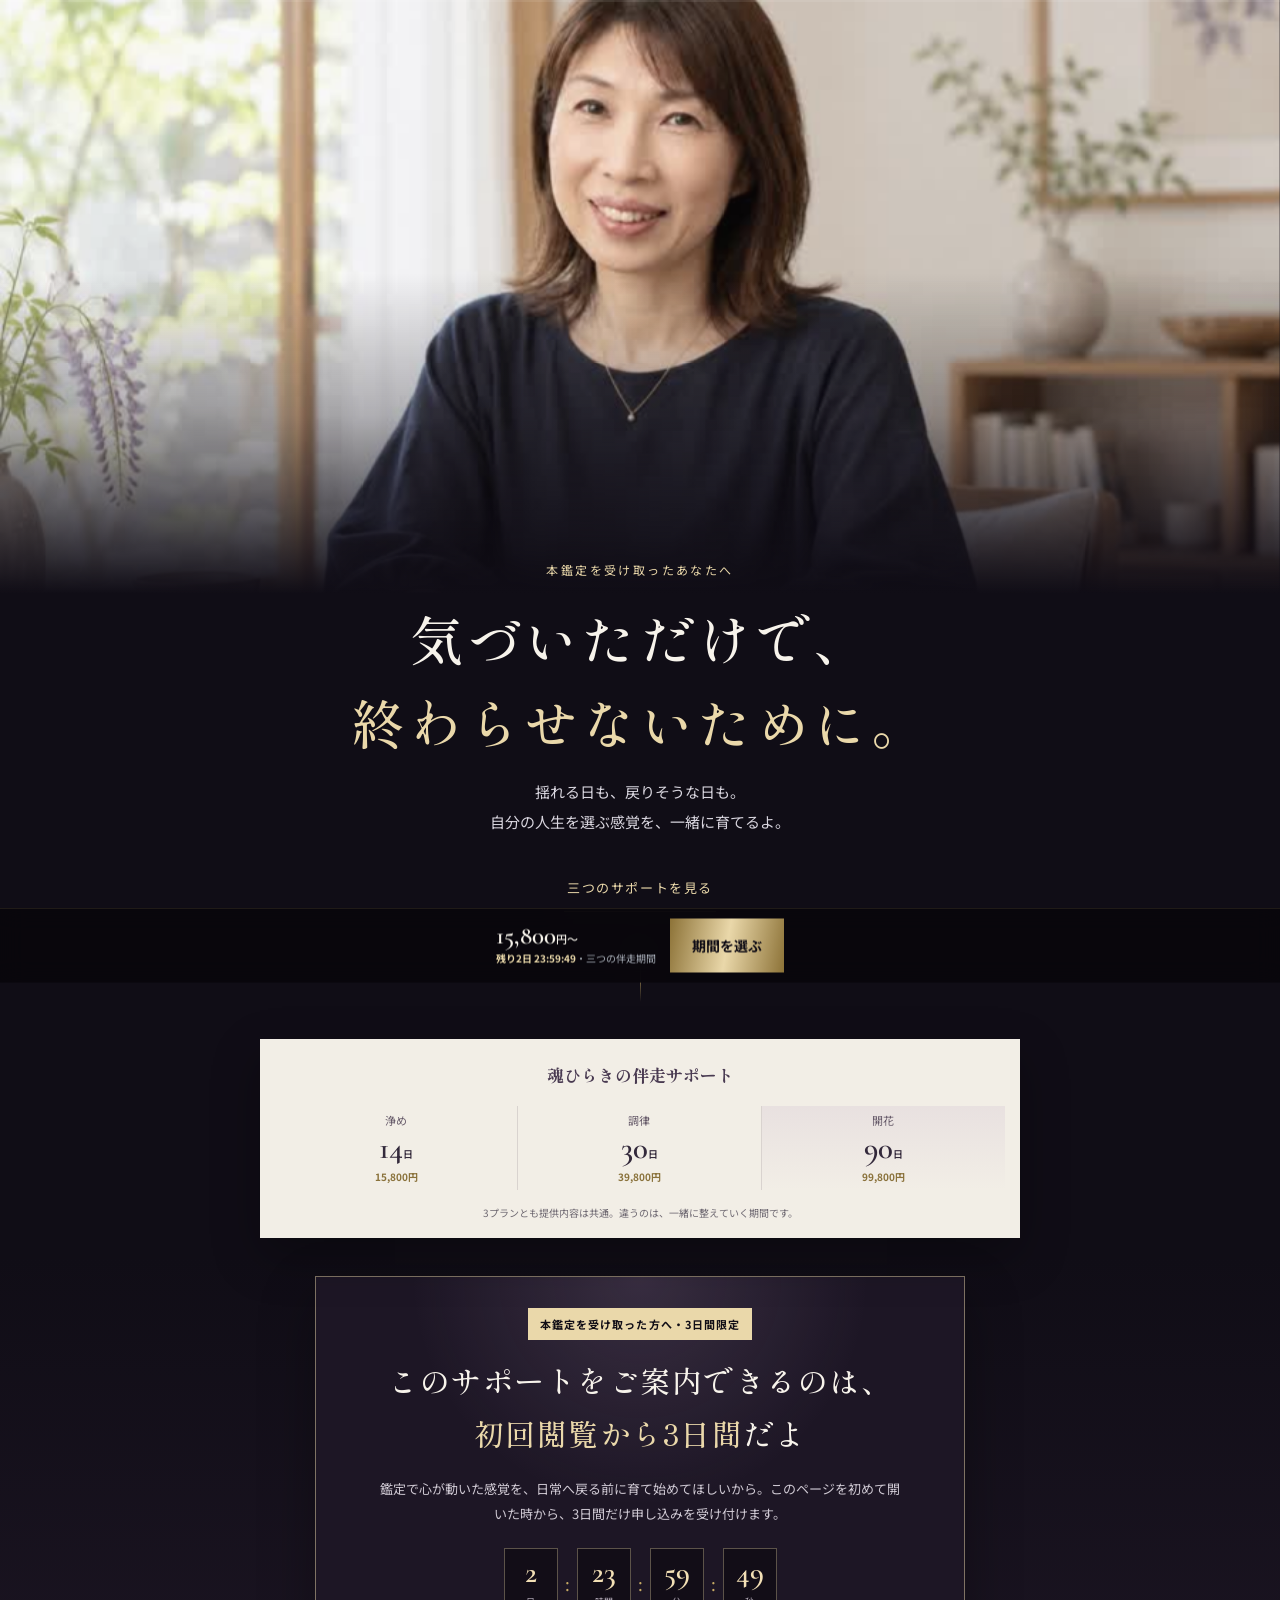
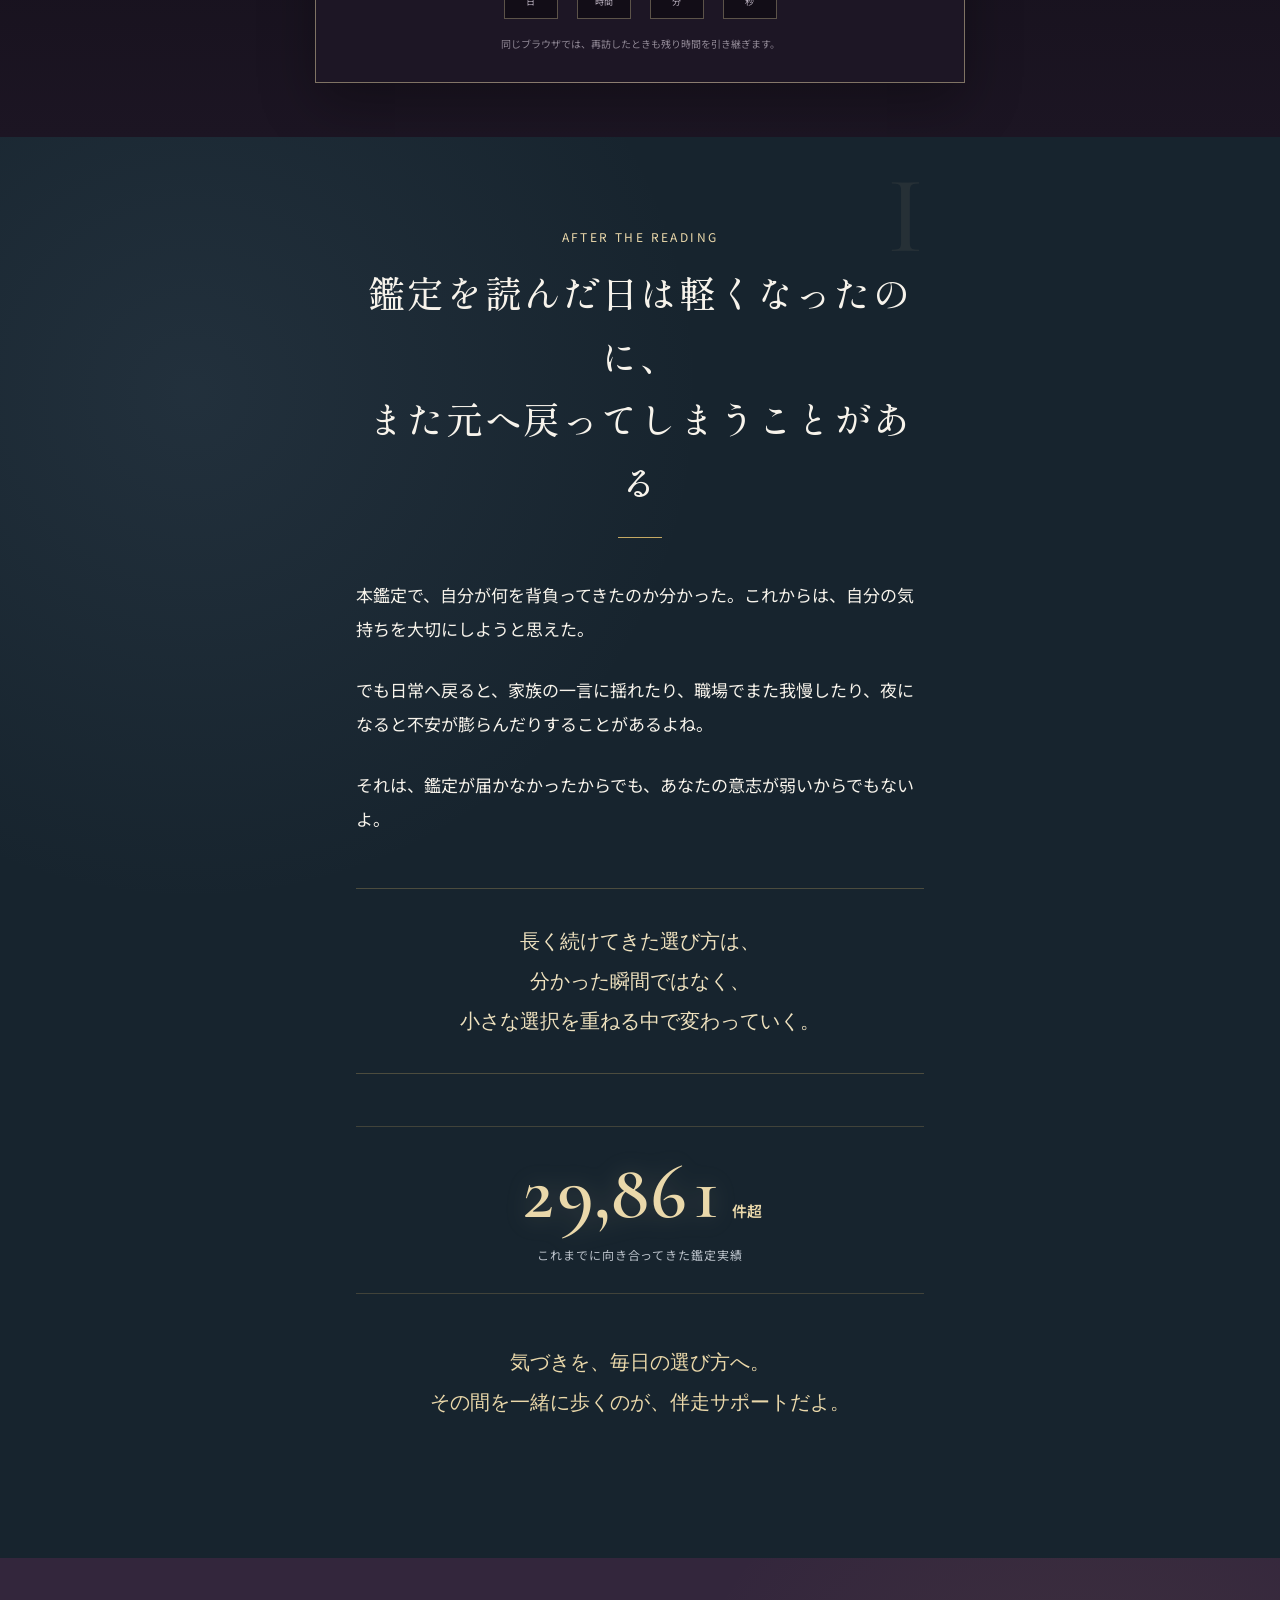
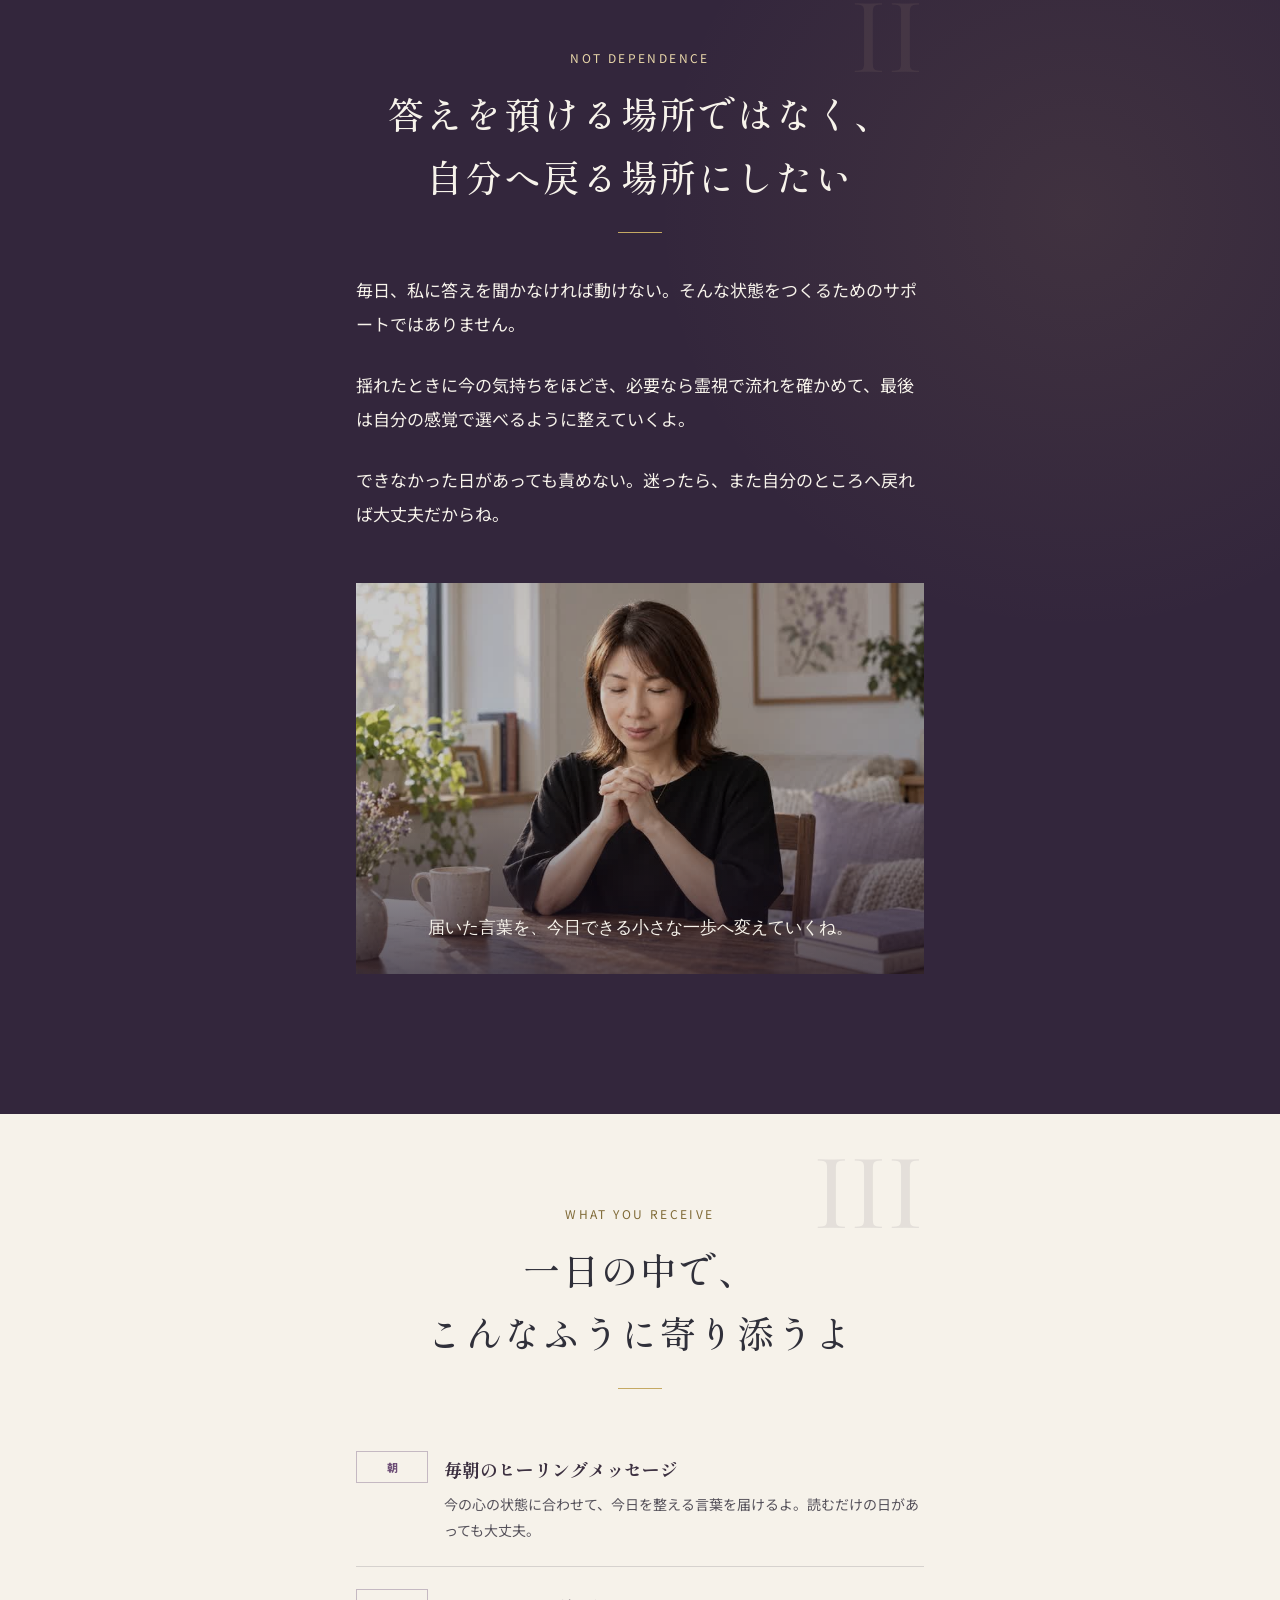
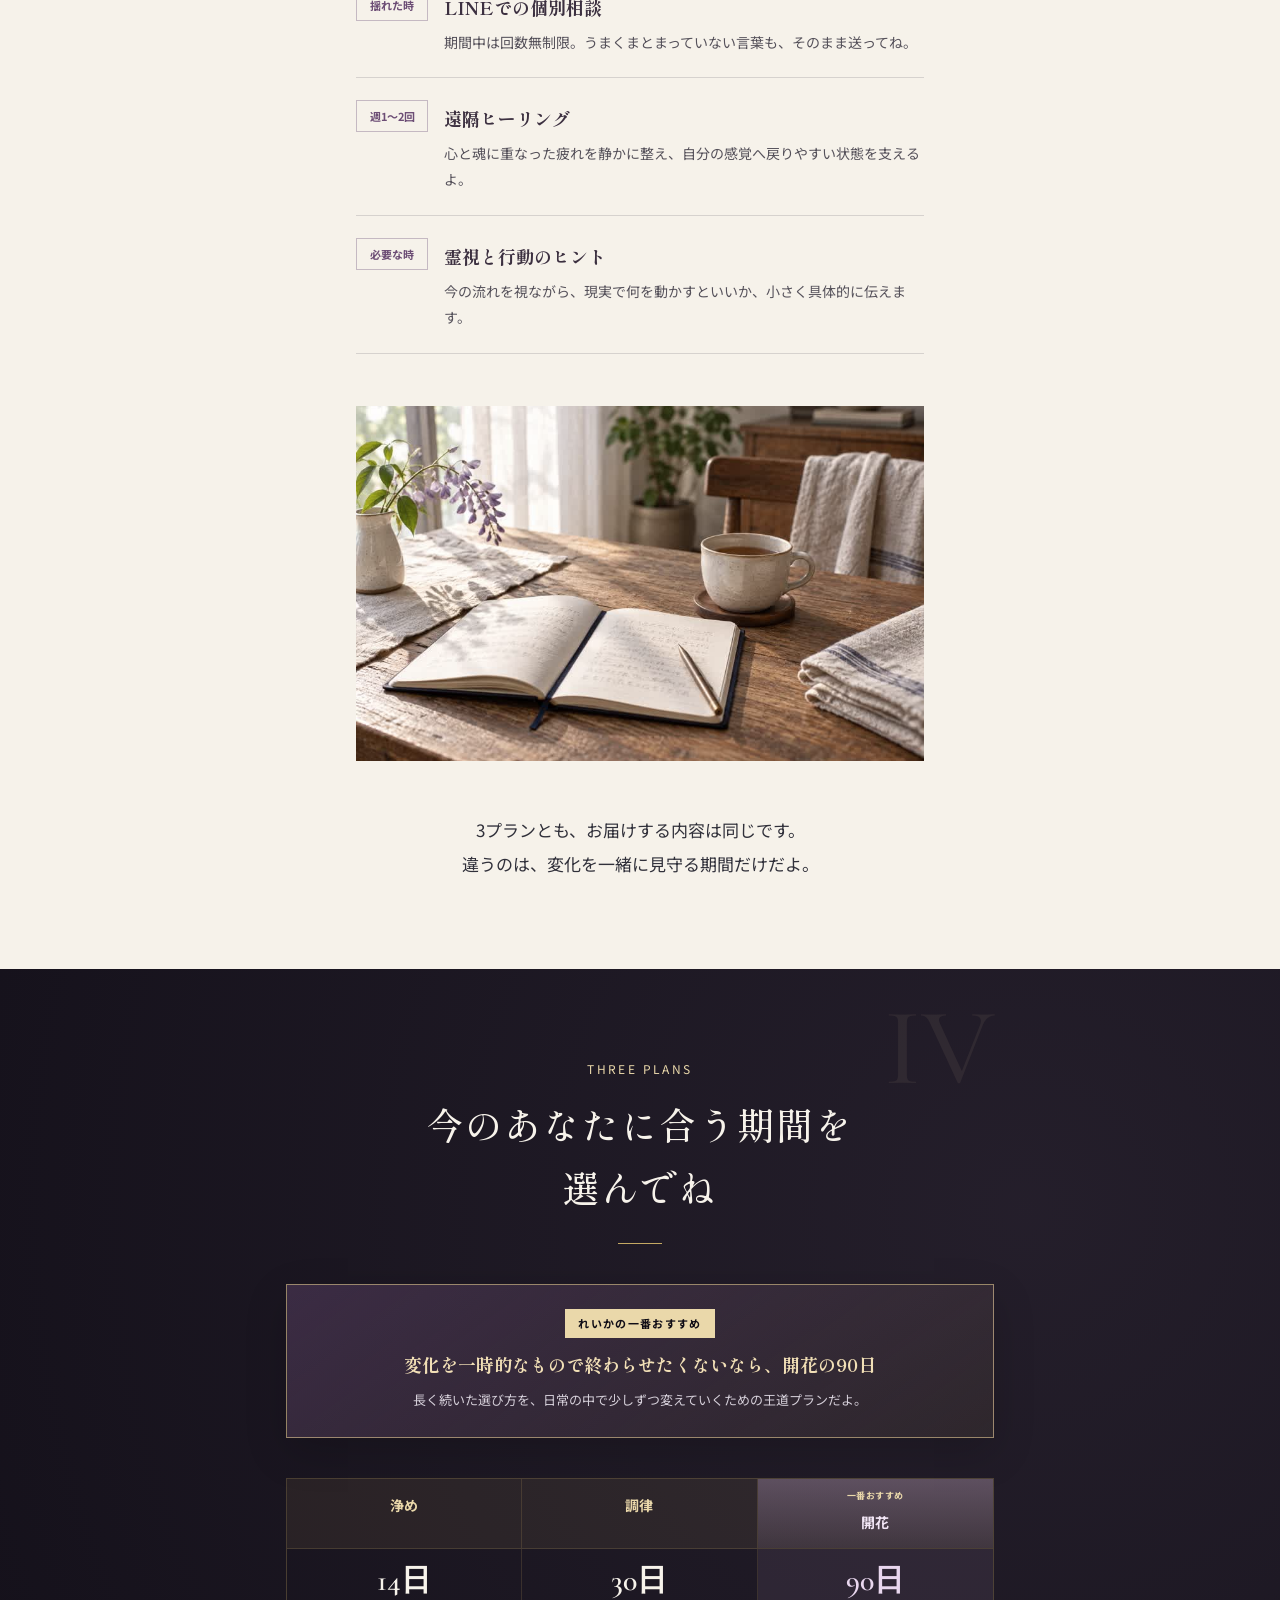
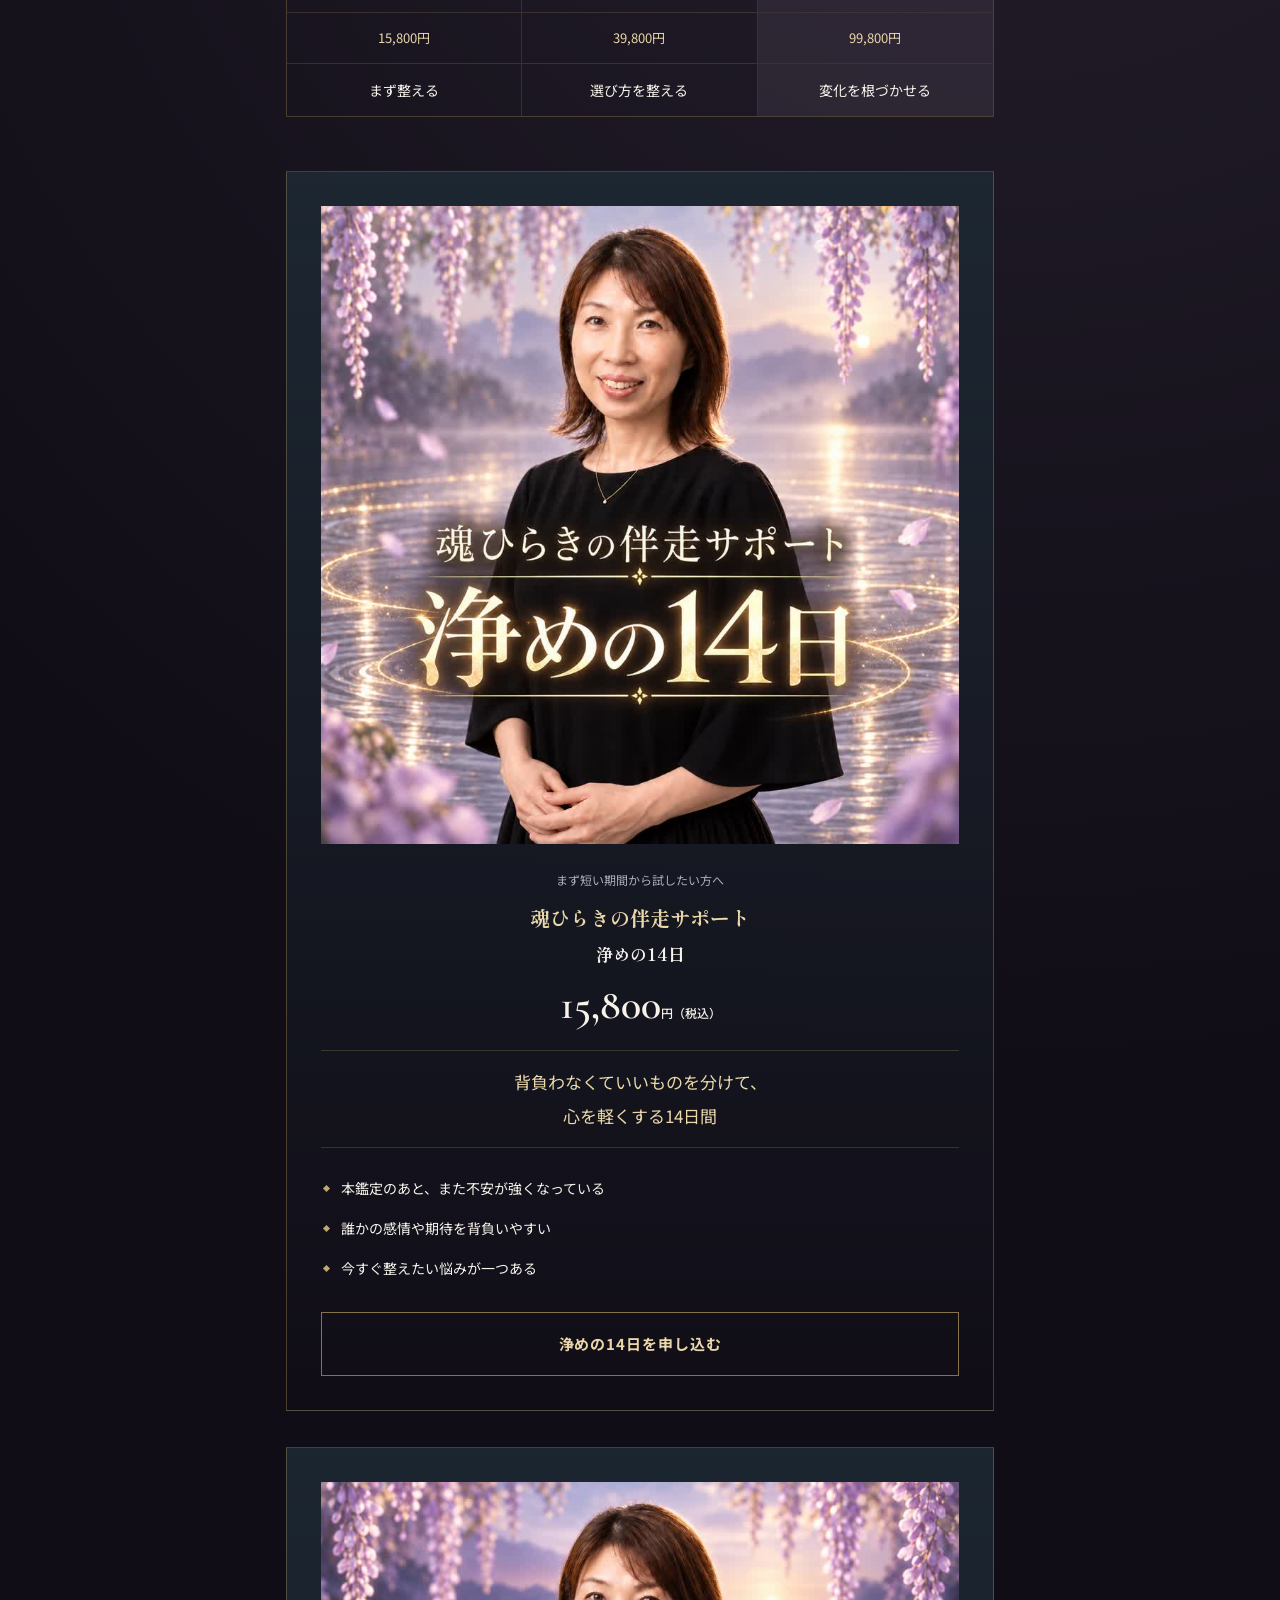
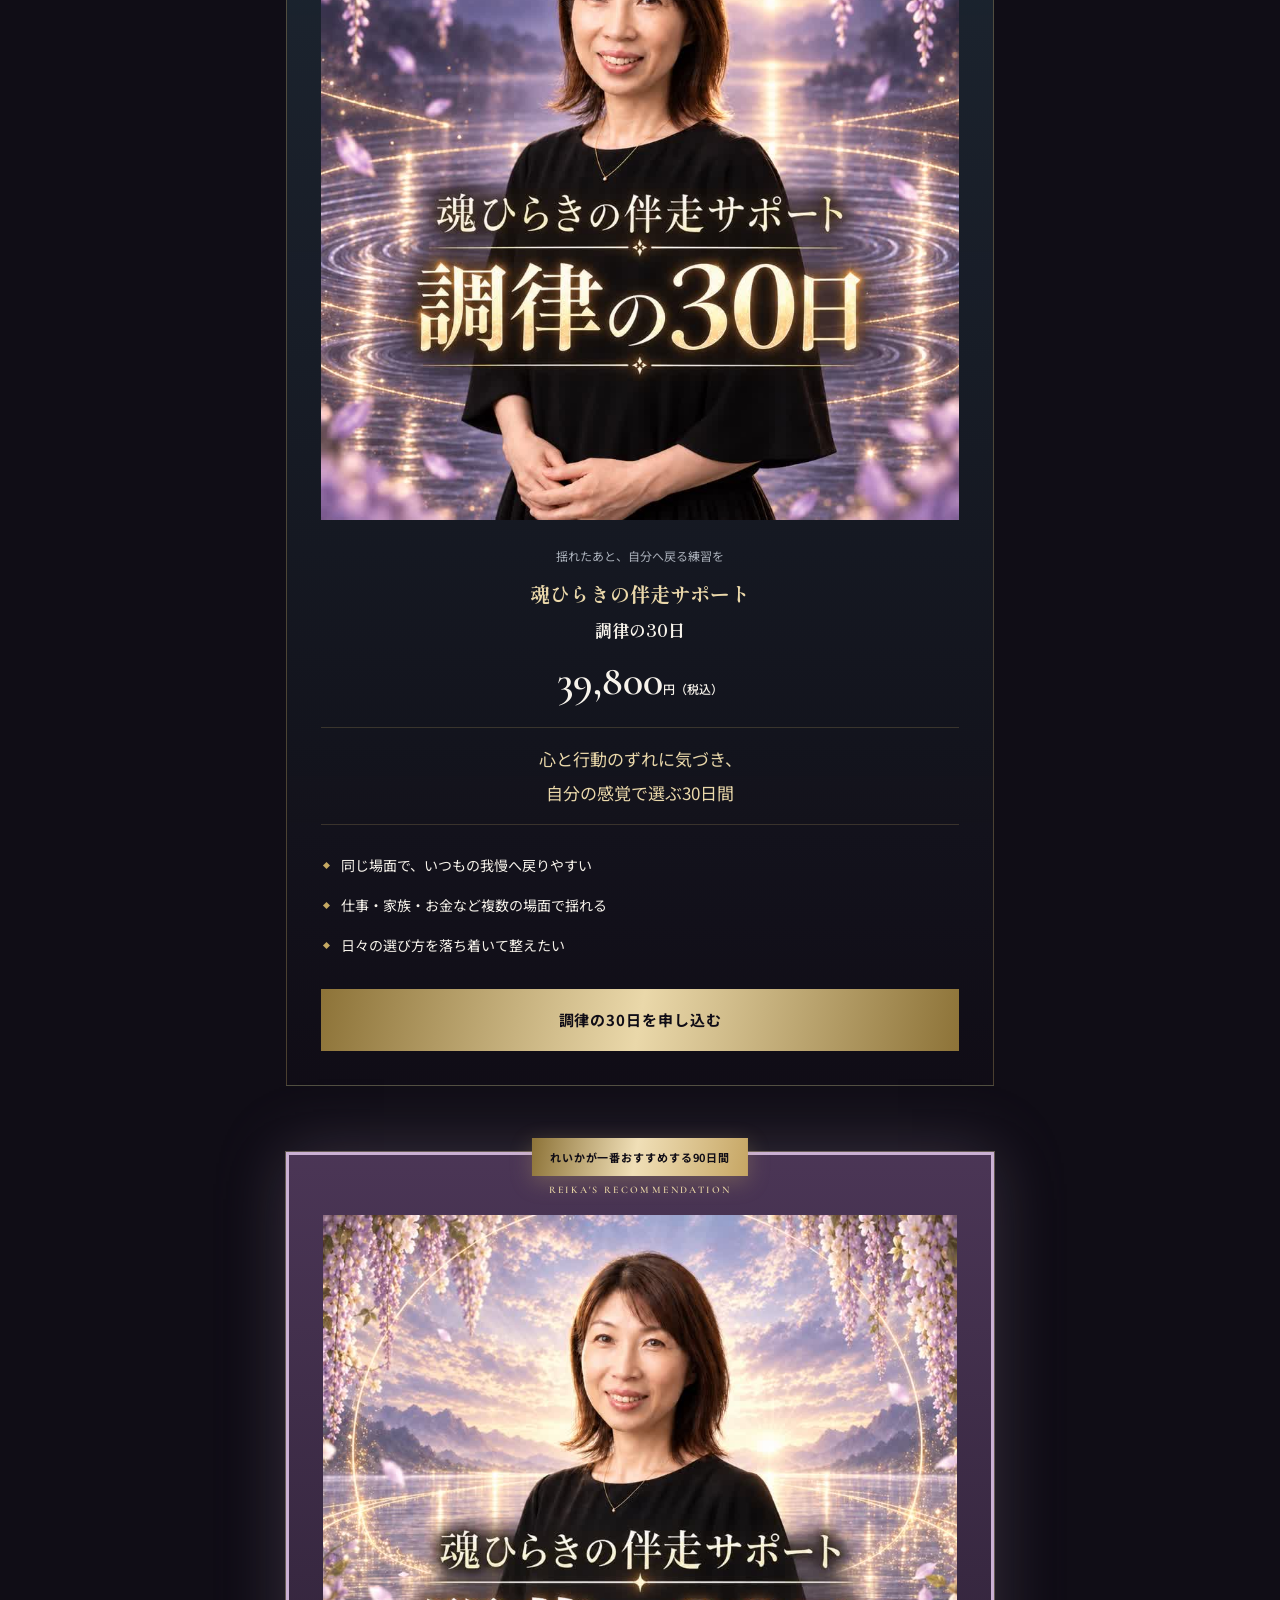
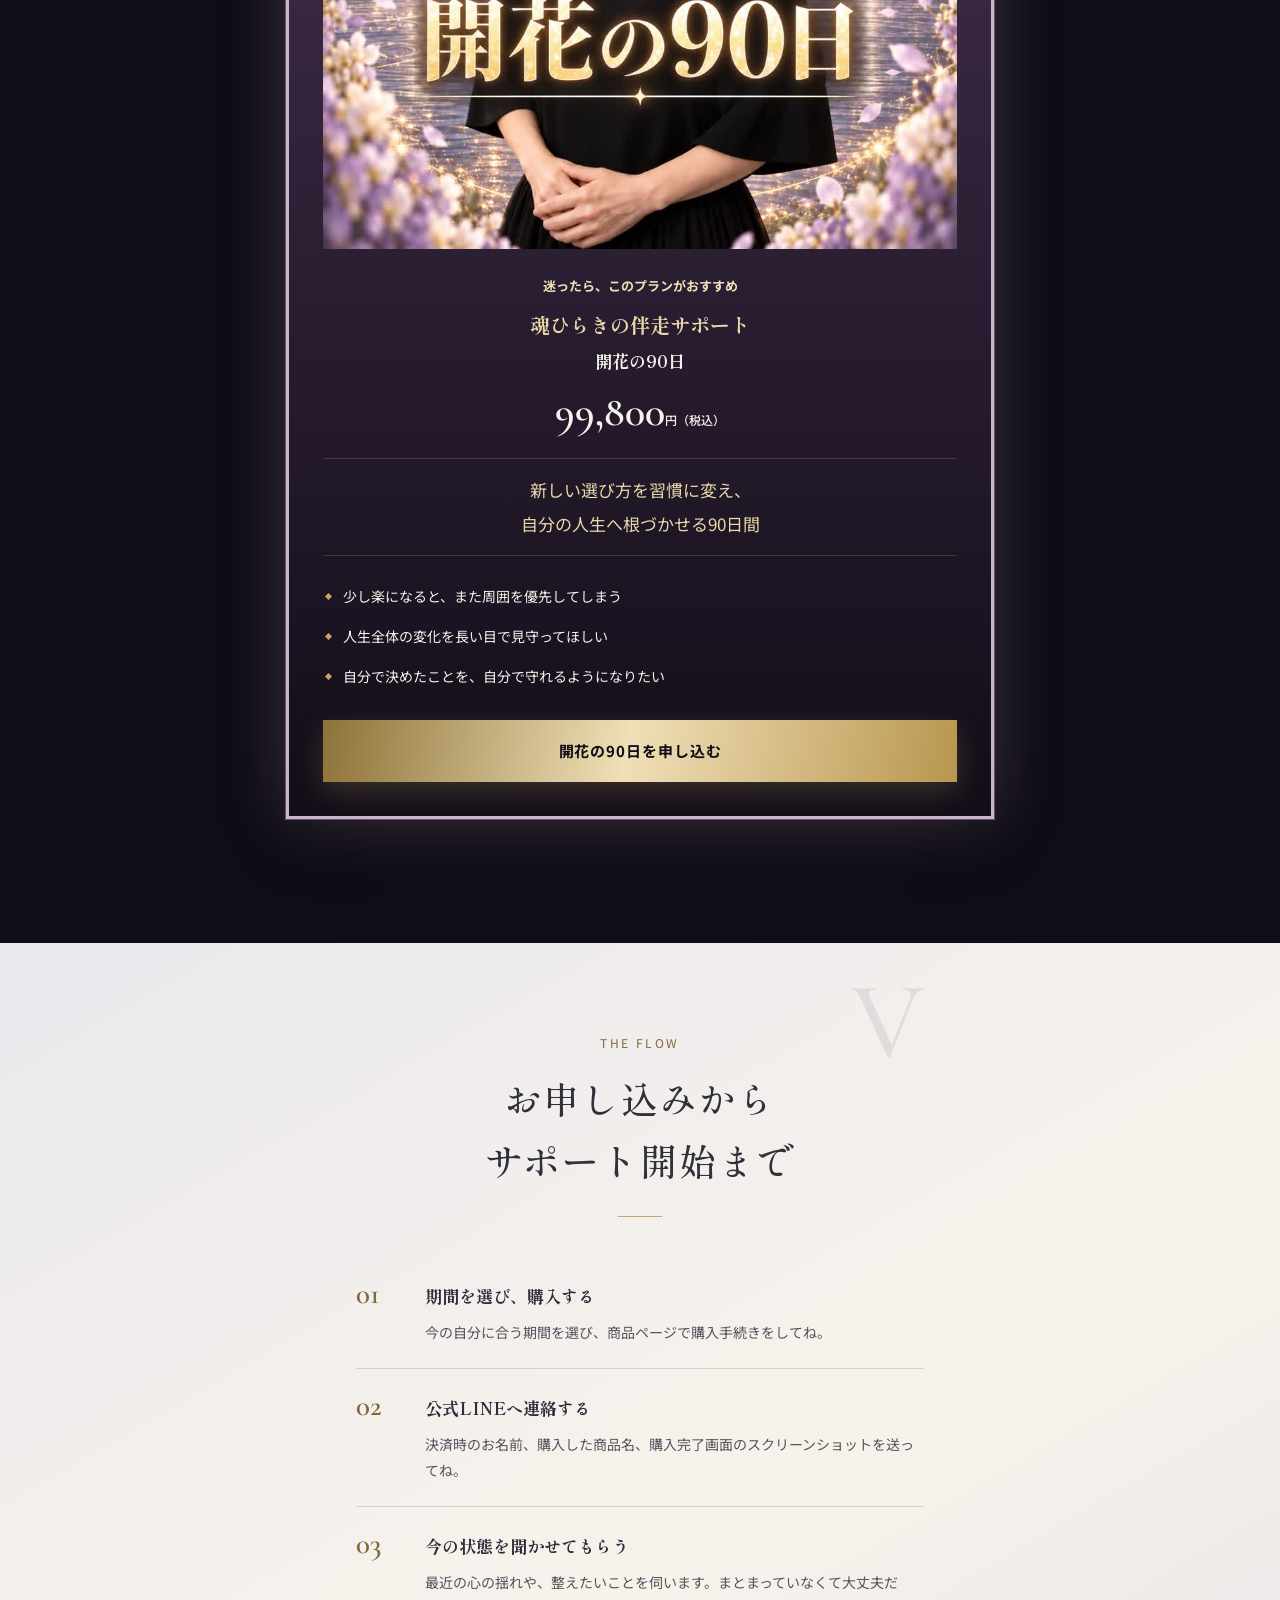
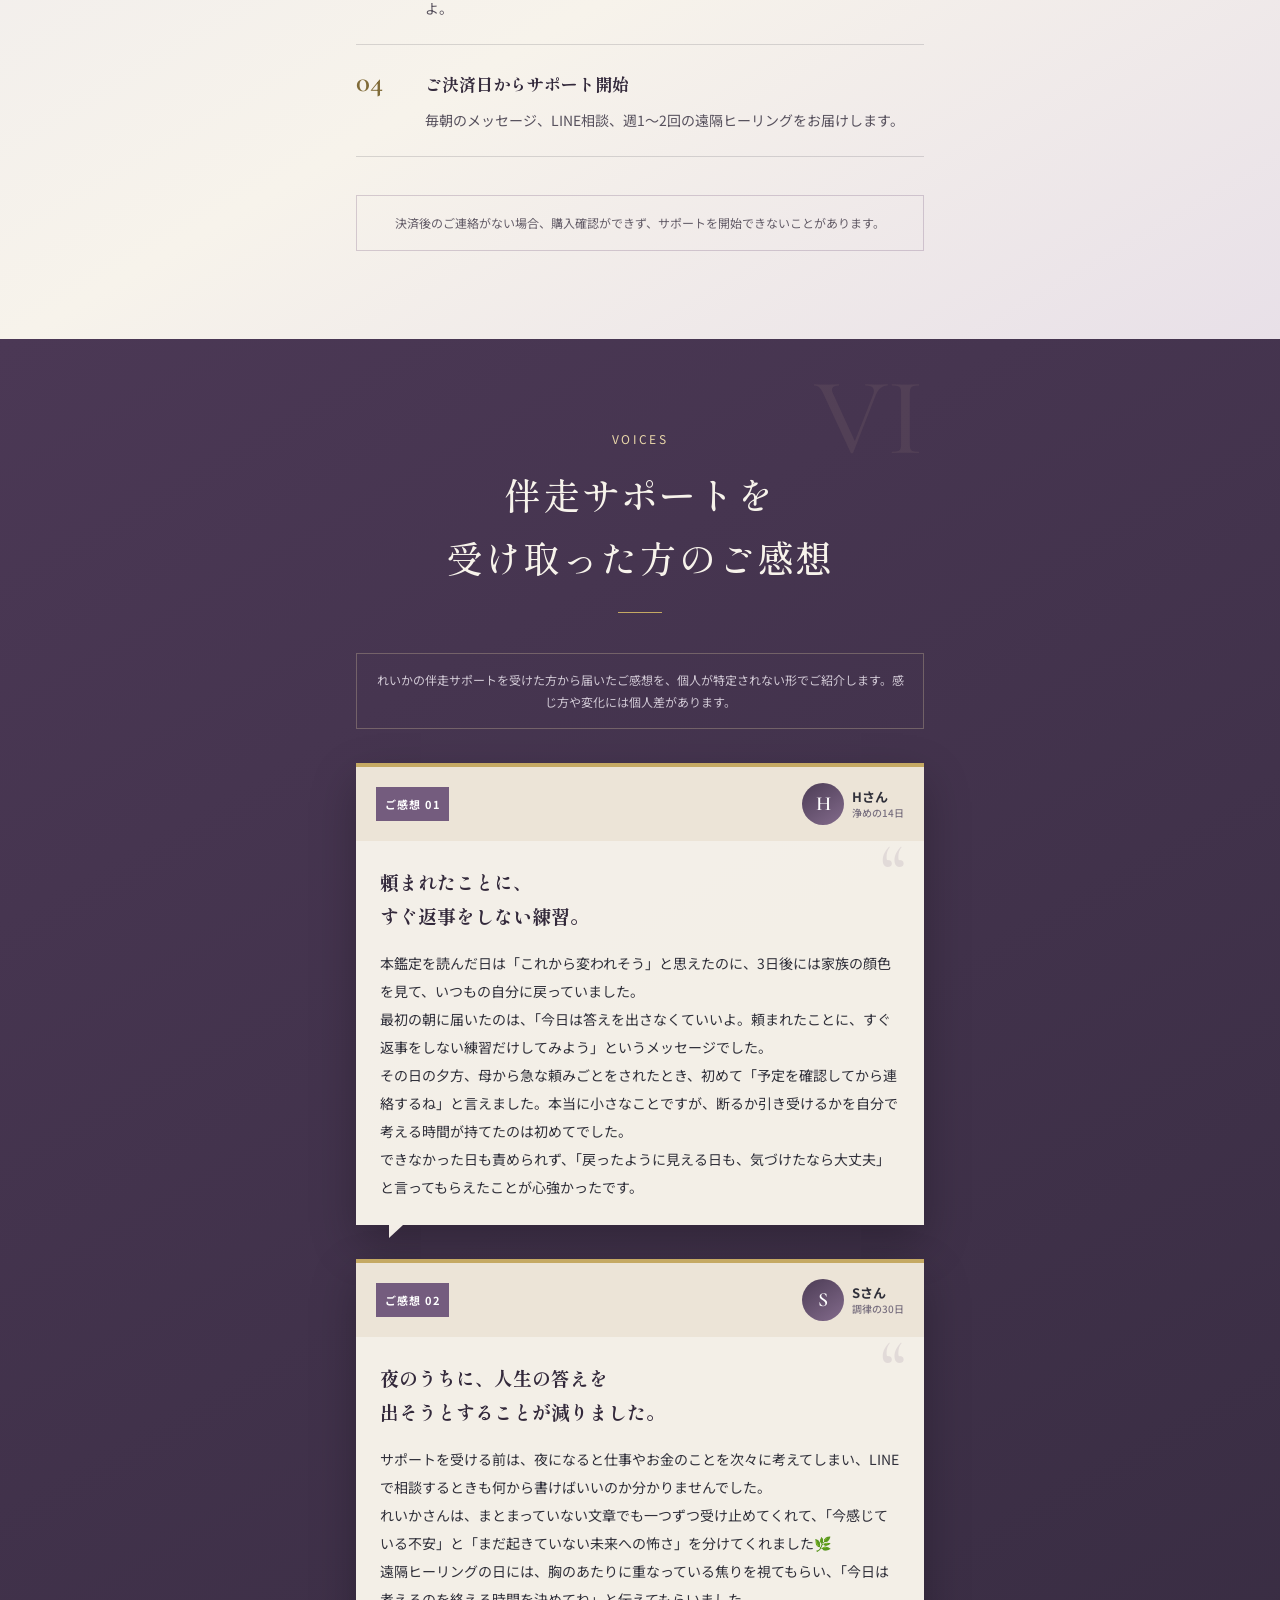
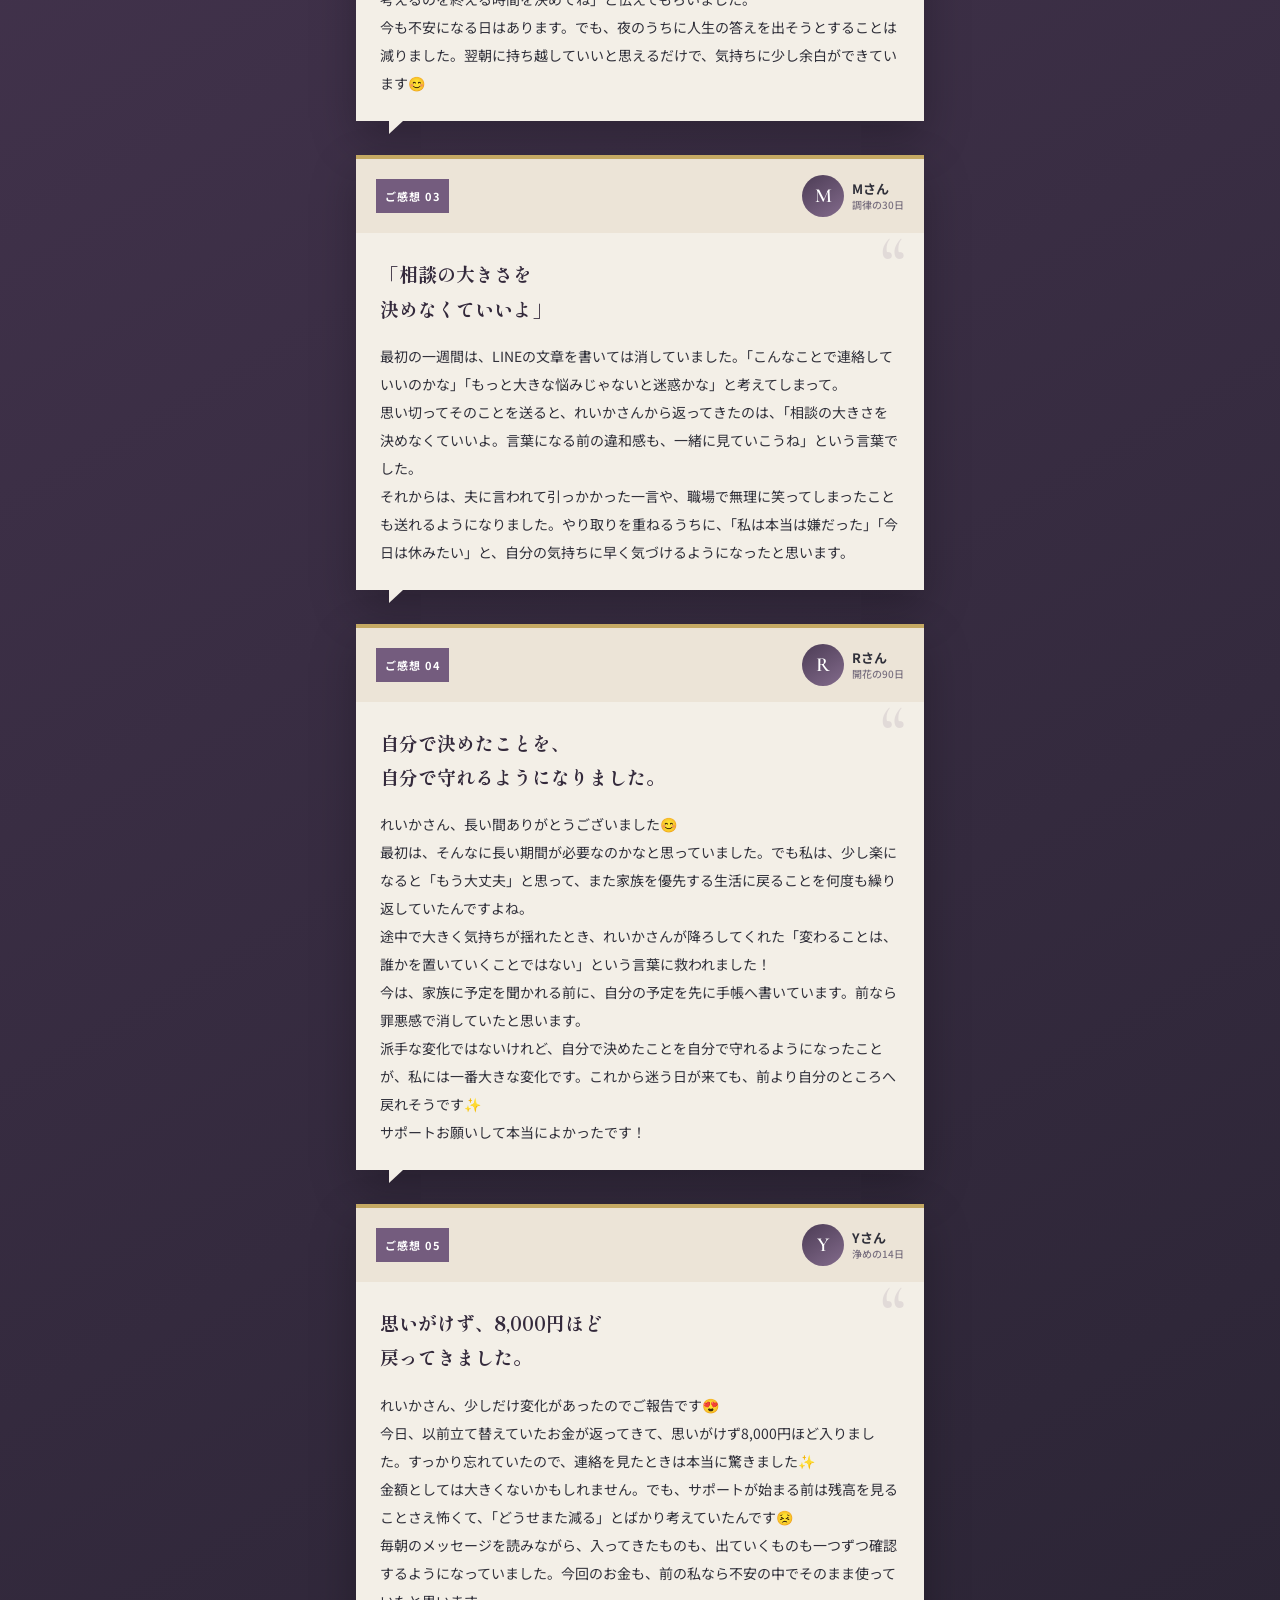
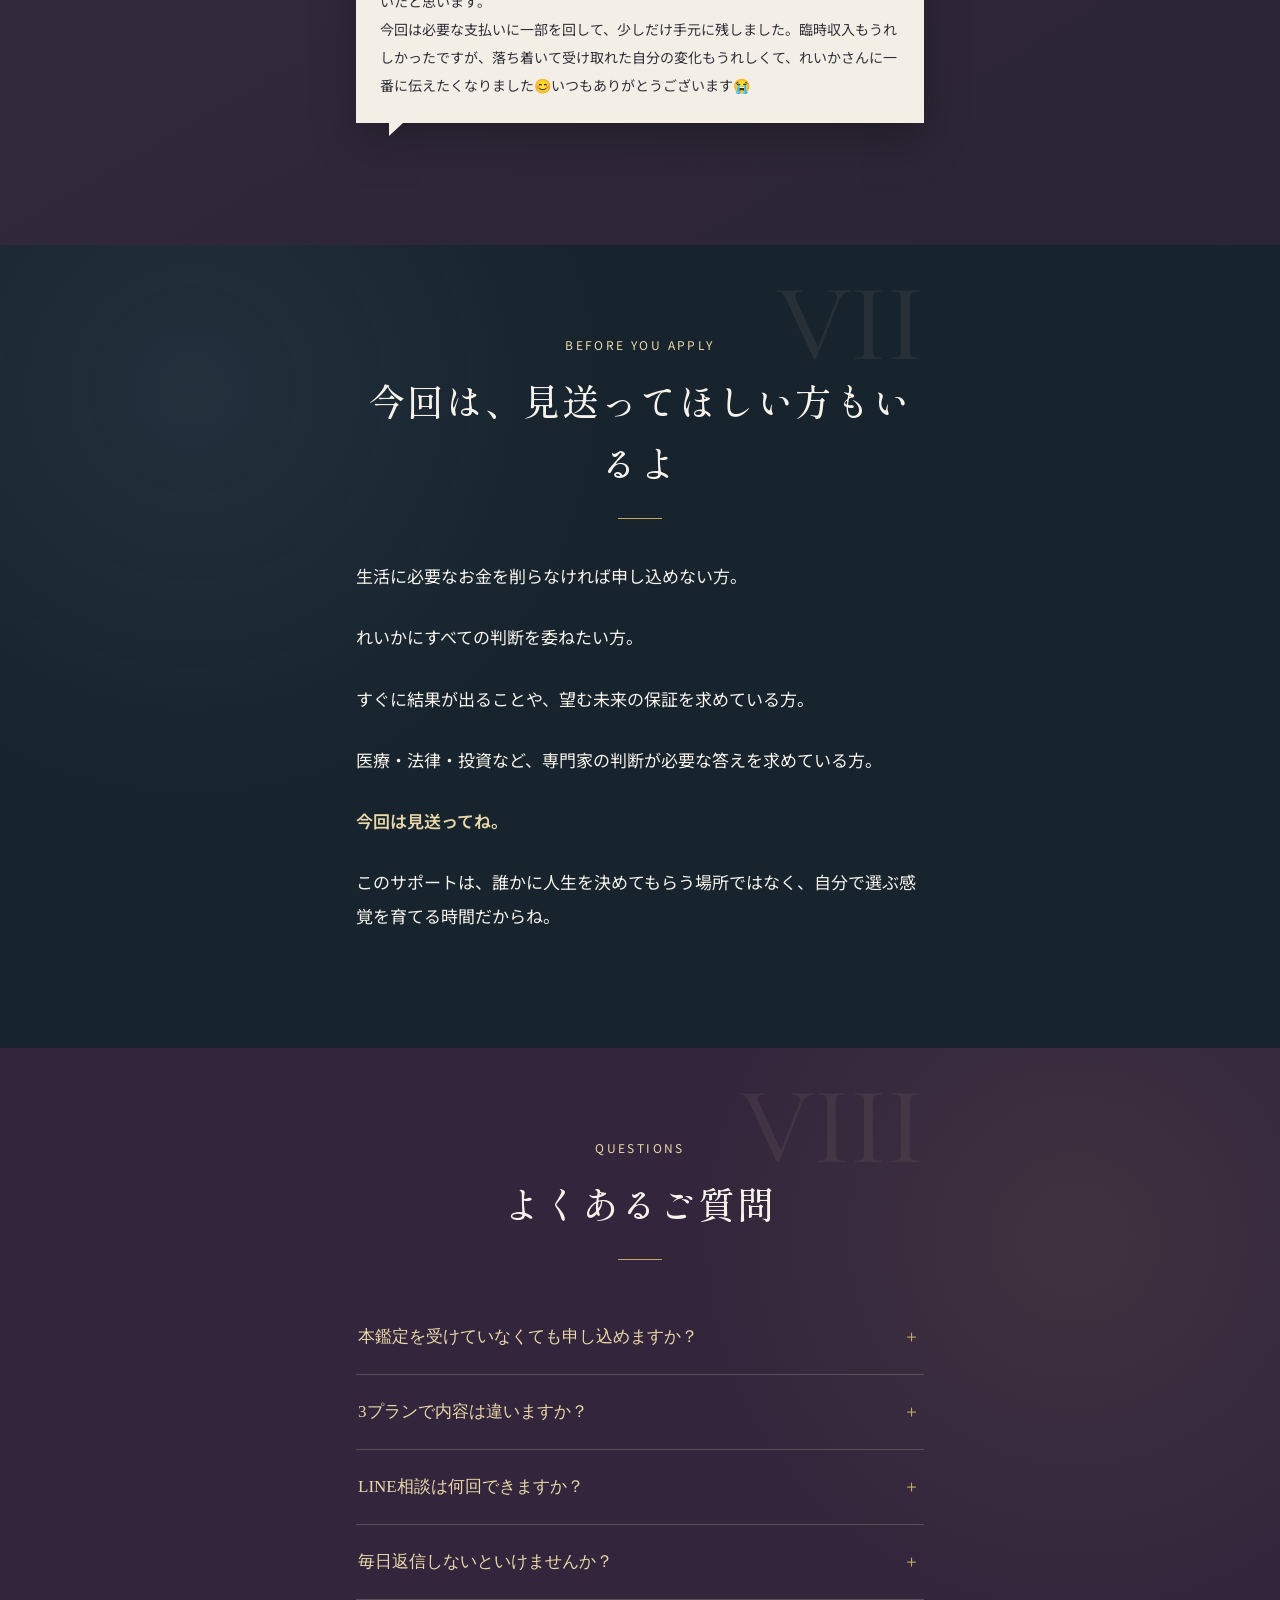
<file: reika-kantei/support.html>
<!doctype html>
<html lang="ja">
<head>
  <meta charset="utf-8">
  <meta name="viewport" content="width=device-width, initial-scale=1, viewport-fit=cover">
  <meta name="description" content="本鑑定を受け取った方へ。毎朝のヒーリングメッセージ、LINE相談、遠隔ヒーリング、必要に応じた霊視を通して、れいかが日々の選択に寄り添う伴走サポートです。">
  <meta name="theme-color" content="#14101b">
  <title>れいかの魂ひらきの伴走サポート</title>
  <link rel="icon" type="image/svg+xml" href="data:image/svg+xml,%3Csvg%20xmlns='http://www.w3.org/2000/svg'%20viewBox='0%200%2064%2064'%3E%3Crect%20width='64'%20height='64'%20rx='14'%20fill='%2314101b'/%3E%3Cpath%20d='M17%2042c6-18%2024-25%2030-15-8-1-18%205-20%2017'%20fill='none'%20stroke='%23d9c18b'%20stroke-width='3'%20stroke-linecap='round'/%3E%3Ccircle%20cx='43'%20cy='21'%20r='3'%20fill='%23b69bc0'/%3E%3C/svg%3E">
  <link rel="preconnect" href="https://fonts.googleapis.com">
  <link rel="preconnect" href="https://fonts.gstatic.com" crossorigin>
  <link href="https://fonts.googleapis.com/css2?family=Cormorant+Garamond:wght@400;500;600&amp;family=Noto+Sans+JP:wght@400;500;600;700&amp;family=Shippori+Mincho+B1:wght@400;500;600;700;800&amp;display=swap" rel="stylesheet">
  <link rel="stylesheet" href="support.css">
</head>
<body data-deadline-key="reika_bansou_v1" data-deadline-hours="72">
  <div class="progress" aria-hidden="true"><span id="progressBar"></span></div>

  <header class="hero" id="top">
    <div class="hero-photo">
      <img src="assets/reika-support-hero.jpg" alt="自然光の部屋で穏やかに迎える霊媒師れいか" width="1536" height="1024">
    </div>
    <div class="hero-copy reveal">
      <p class="kicker">本鑑定を受け取ったあなたへ</p>
      <h1>気づいただけで、<br><em>終わらせないために。</em></h1>
      <p class="hero-lead">揺れる日も、戻りそうな日も。<br>自分の人生を選ぶ感覚を、一緒に育てるよ。</p>
      <a class="ghost-link" href="#plans">三つのサポートを見る</a>
      <div class="scroll" aria-hidden="true"><span>SCROLL</span><i></i></div>
    </div>
  </header>

  <aside class="price-peek reveal" aria-label="伴走サポートの期間と価格">
    <p>魂ひらきの伴走サポート</p>
    <div class="peek-grid">
      <div><span>浄め</span><strong>14<small>日</small></strong><b>15,800円</b></div>
      <div><span>調律</span><strong>30<small>日</small></strong><b>39,800円</b></div>
      <div class="featured"><span>開花</span><strong>90<small>日</small></strong><b>99,800円</b></div>
    </div>
    <small>3プランとも提供内容は共通。違うのは、一緒に整えていく期間です。</small>
  </aside>

  <section class="limited-offer" aria-labelledby="limited-title">
    <div class="limit-box reveal">
      <span class="limit-tag">本鑑定を受け取った方へ・3日間限定</span>
      <h2 id="limited-title">このサポートをご案内できるのは、<br><em>初回閲覧から3日間</em>だよ</h2>
      <p>鑑定で心が動いた感覚を、日常へ戻る前に育て始めてほしいから。このページを初めて開いた時から、3日間だけ申し込みを受け付けます。</p>
      <div class="countdown" role="timer" aria-label="申し込み受付終了までの残り時間" aria-live="polite">
        <div><b data-d>2</b><span>日</span></div><i>:</i>
        <div><b data-h>23</b><span>時間</span></div><i>:</i>
        <div><b data-m>59</b><span>分</span></div><i>:</i>
        <div><b data-s>59</b><span>秒</span></div>
      </div>
      <div class="countdown-expired" role="status">3日間の申し込み受付は終了しました。<br>それでもサポートを希望する場合は、公式LINEで相談してね。</div>
      <small>同じブラウザでは、再訪したときも残り時間を引き継ぎます。</small>
    </div>
  </section>

  <main>
    <section class="section night-blue">
      <div class="wrap">
        <div class="chapter">I</div>
        <p class="eyebrow">AFTER THE READING</p>
        <h2>鑑定を読んだ日は軽くなったのに、<br>また元へ戻ってしまうことがある</h2>
        <div class="gold-line"></div>
        <div class="copy reveal">
          <p>本鑑定で、自分が何を背負ってきたのか分かった。これからは、自分の気持ちを大切にしようと思えた。</p>
          <p>でも日常へ戻ると、家族の一言に揺れたり、職場でまた我慢したり、夜になると不安が膨らんだりすることがあるよね。</p>
          <p>それは、鑑定が届かなかったからでも、あなたの意志が弱いからでもないよ。</p>
        </div>
        <blockquote class="quote reveal">長く続けてきた選び方は、<br>分かった瞬間ではなく、<br>小さな選択を重ねる中で変わっていく。</blockquote>
        <div class="achievement reveal" role="group" aria-label="れいかの鑑定実績3万件超">
          <div><span data-count="30000" data-count-duration="2600">0</span><small>件超</small></div>
          <p>これまでに向き合ってきた鑑定実績</p>
        </div>
        <p class="big reveal">気づきを、毎日の選び方へ。<br>その間を一緒に歩くのが、伴走サポートだよ。</p>
      </div>
    </section>

    <section class="section plum">
      <div class="wrap">
        <div class="chapter">II</div>
        <p class="eyebrow">NOT DEPENDENCE</p>
        <h2>答えを預ける場所ではなく、<br>自分へ戻る場所にしたい</h2>
        <div class="gold-line"></div>
        <div class="copy reveal">
          <p>毎日、私に答えを聞かなければ動けない。そんな状態をつくるためのサポートではありません。</p>
          <p>揺れたときに今の気持ちをほどき、必要なら霊視で流れを確かめて、最後は自分の感覚で選べるように整えていくよ。</p>
          <p>できなかった日があっても責めない。迷ったら、また自分のところへ戻れば大丈夫だからね。</p>
        </div>
        <figure class="full-photo reveal-scale">
          <img src="assets/reika-support-prayer.jpg" alt="静かな部屋で心を整えるれいか" width="1536" height="1024" loading="lazy">
          <figcaption>届いた言葉を、今日できる小さな一歩へ変えていくね。</figcaption>
        </figure>
      </div>
    </section>

    <section class="section pearl">
      <div class="wrap">
        <div class="chapter">III</div>
        <p class="eyebrow">WHAT YOU RECEIVE</p>
        <h2>一日の中で、<br>こんなふうに寄り添うよ</h2>
        <div class="gold-line"></div>
        <div class="support-list reveal">
          <article><span>朝</span><div><h3>毎朝のヒーリングメッセージ</h3><p>今の心の状態に合わせて、今日を整える言葉を届けるよ。読むだけの日があっても大丈夫。</p></div></article>
          <article><span>揺れた時</span><div><h3>LINEでの個別相談</h3><p>期間中は回数無制限。うまくまとまっていない言葉も、そのまま送ってね。</p></div></article>
          <article><span>週1〜2回</span><div><h3>遠隔ヒーリング</h3><p>心と魂に重なった疲れを静かに整え、自分の感覚へ戻りやすい状態を支えるよ。</p></div></article>
          <article><span>必要な時</span><div><h3>霊視と行動のヒント</h3><p>今の流れを視ながら、現実で何を動かすといいか、小さく具体的に伝えます。</p></div></article>
        </div>
        <figure class="wide-photo reveal-scale"><img src="assets/reika-support-reset.jpg" alt="ノートとお茶のある静かな朝の時間" width="1536" height="1024" loading="lazy"></figure>
        <p class="center reveal">3プランとも、お届けする内容は同じです。<br>違うのは、変化を一緒に見守る期間だけだよ。</p>
      </div>
    </section>

    <section class="section night" id="plans">
      <div class="wrap wide-wrap">
        <div class="chapter">IV</div>
        <p class="eyebrow">THREE PLANS</p>
        <h2>今のあなたに合う期間を<br>選んでね</h2>
        <div class="gold-line"></div>
        <p class="best-lead reveal"><span>れいかの一番おすすめ</span><strong>変化を一時的なもので終わらせたくないなら、開花の90日</strong>長く続いた選び方を、日常の中で少しずつ変えていくための王道プランだよ。</p>

        <div class="compare reveal" role="table" aria-label="三つのサポートプラン比較">
          <div class="compare-row head" role="row"><div>浄め</div><div>調律</div><div class="best-column"><small>一番おすすめ</small>開花</div></div>
          <div class="compare-row period" role="row"><div>14日</div><div>30日</div><div>90日</div></div>
          <div class="compare-row price" role="row"><div>15,800円</div><div>39,800円</div><div>99,800円</div></div>
          <div class="compare-row" role="row"><div>まず整える</div><div>選び方を整える</div><div>変化を根づかせる</div></div>
        </div>

        <article class="product reveal">
          <img src="assets/product-support-14.jpg" alt="魂ひらきの伴走サポート 浄めの14日" width="1254" height="1254" loading="lazy">
          <p class="product-label">まず短い期間から試したい方へ</p>
          <h3>魂ひらきの伴走サポート<br><span>浄めの14日</span></h3>
          <p class="product-price">15,800<small>円（税込）</small></p>
          <p class="product-goal">背負わなくていいものを分けて、<br>心を軽くする14日間</p>
          <ul><li>本鑑定のあと、また不安が強くなっている</li><li>誰かの感情や期待を背負いやすい</li><li>今すぐ整えたい悩みが一つある</li></ul>
          <a class="product-button outline" data-limited-cta href="https://pmsdqb4c2p0emj0yagvc.stores.jp/items/6ac3438775b84f63386bdb07" target="_blank" rel="noopener">浄めの14日を申し込む</a>
        </article>

        <article class="product reveal">
          <img src="assets/product-support-30.jpg" alt="魂ひらきの伴走サポート 調律の30日" width="1254" height="1254" loading="lazy">
          <p class="product-label">揺れたあと、自分へ戻る練習を</p>
          <h3>魂ひらきの伴走サポート<br><span>調律の30日</span></h3>
          <p class="product-price">39,800<small>円（税込）</small></p>
          <p class="product-goal">心と行動のずれに気づき、<br>自分の感覚で選ぶ30日間</p>
          <ul><li>同じ場面で、いつもの我慢へ戻りやすい</li><li>仕事・家族・お金など複数の場面で揺れる</li><li>日々の選び方を落ち着いて整えたい</li></ul>
          <a class="product-button gold-button" data-limited-cta href="https://pmsdqb4c2p0emj0yagvc.stores.jp/items/6ac3449c9ad542d79488ceb0" target="_blank" rel="noopener">調律の30日を申し込む</a>
        </article>

        <article class="product deep best reveal">
          <div class="badge best-badge">れいかが一番おすすめする90日間</div>
          <img src="assets/product-support-90.jpg" alt="魂ひらきの伴走サポート 開花の90日" width="1254" height="1254" loading="lazy">
          <p class="product-label best-label">迷ったら、このプランがおすすめ</p>
          <h3>魂ひらきの伴走サポート<br><span>開花の90日</span></h3>
          <p class="product-price">99,800<small>円（税込）</small></p>
          <p class="product-goal">新しい選び方を習慣に変え、<br>自分の人生へ根づかせる90日間</p>
          <ul><li>少し楽になると、また周囲を優先してしまう</li><li>人生全体の変化を長い目で見守ってほしい</li><li>自分で決めたことを、自分で守れるようになりたい</li></ul>
          <a class="product-button violet-button" data-limited-cta href="https://pmsdqb4c2p0emj0yagvc.stores.jp/items/6ac34671f3a5b72750f9b579" target="_blank" rel="noopener">開花の90日を申し込む</a>
        </article>
      </div>
    </section>

    <section class="section mist">
      <div class="wrap">
        <div class="chapter">V</div>
        <p class="eyebrow">THE FLOW</p>
        <h2>お申し込みから<br>サポート開始まで</h2>
        <div class="gold-line"></div>
        <ol class="steps reveal">
          <li><span>01</span><div><b>期間を選び、購入する</b><p>今の自分に合う期間を選び、商品ページで購入手続きをしてね。</p></div></li>
          <li><span>02</span><div><b>公式LINEへ連絡する</b><p>決済時のお名前、購入した商品名、購入完了画面のスクリーンショットを送ってね。</p></div></li>
          <li><span>03</span><div><b>今の状態を聞かせてもらう</b><p>最近の心の揺れや、整えたいことを伺います。まとまっていなくて大丈夫だよ。</p></div></li>
          <li><span>04</span><div><b>ご決済日からサポート開始</b><p>毎朝のメッセージ、LINE相談、週1〜2回の遠隔ヒーリングをお届けします。</p></div></li>
        </ol>
        <p class="note reveal">決済後のご連絡がない場合、購入確認ができず、サポートを開始できないことがあります。</p>
      </div>
    </section>

    <section class="section voices-section">
      <div class="wrap">
        <div class="chapter">VI</div>
        <p class="eyebrow">VOICES</p>
        <h2>伴走サポートを<br>受け取った方のご感想</h2>
        <div class="gold-line"></div>
        <p class="voice-disclaimer reveal">れいかの伴走サポートを受けた方から届いたご感想を、個人が特定されない形でご紹介します。感じ方や変化には個人差があります。</p>

        <article class="voice-card reveal">
          <div class="voice-head"><span class="voice-label">ご感想 01</span><div class="voice-person"><i>H</i><p>Hさん<small>浄めの14日</small></p></div></div>
          <h3>頼まれたことに、<br>すぐ返事をしない練習。</h3>
          <p>本鑑定を読んだ日は「これから変われそう」と思えたのに、3日後には家族の顔色を見て、いつもの自分に戻っていました。</p>
          <p>最初の朝に届いたのは、「今日は答えを出さなくていいよ。頼まれたことに、すぐ返事をしない練習だけしてみよう」というメッセージでした。</p>
          <p>その日の夕方、母から急な頼みごとをされたとき、初めて「予定を確認してから連絡するね」と言えました。本当に小さなことですが、断るか引き受けるかを自分で考える時間が持てたのは初めてでした。</p>
          <p>できなかった日も責められず、「戻ったように見える日も、気づけたなら大丈夫」と言ってもらえたことが心強かったです。</p>
        </article>

        <article class="voice-card reveal">
          <div class="voice-head"><span class="voice-label">ご感想 02</span><div class="voice-person"><i>S</i><p>Sさん<small>調律の30日</small></p></div></div>
          <h3>夜のうちに、人生の答えを<br>出そうとすることが減りました。</h3>
          <p>サポートを受ける前は、夜になると仕事やお金のことを次々に考えてしまい、LINEで相談するときも何から書けばいいのか分かりませんでした。</p>
          <p>れいかさんは、まとまっていない文章でも一つずつ受け止めてくれて、「今感じている不安」と「まだ起きていない未来への怖さ」を分けてくれました🌿</p>
          <p>遠隔ヒーリングの日には、胸のあたりに重なっている焦りを視てもらい、「今日は考えるのを終える時間を決めてね」と伝えてもらいました。</p>
          <p>今も不安になる日はあります。でも、夜のうちに人生の答えを出そうとすることは減りました。翌朝に持ち越していいと思えるだけで、気持ちに少し余白ができています😊</p>
        </article>

        <article class="voice-card reveal">
          <div class="voice-head"><span class="voice-label">ご感想 03</span><div class="voice-person"><i>M</i><p>Mさん<small>調律の30日</small></p></div></div>
          <h3>「相談の大きさを<br>決めなくていいよ」</h3>
          <p>最初の一週間は、LINEの文章を書いては消していました。「こんなことで連絡していいのかな」「もっと大きな悩みじゃないと迷惑かな」と考えてしまって。</p>
          <p>思い切ってそのことを送ると、れいかさんから返ってきたのは、「相談の大きさを決めなくていいよ。言葉になる前の違和感も、一緒に見ていこうね」という言葉でした。</p>
          <p>それからは、夫に言われて引っかかった一言や、職場で無理に笑ってしまったことも送れるようになりました。やり取りを重ねるうちに、「私は本当は嫌だった」「今日は休みたい」と、自分の気持ちに早く気づけるようになったと思います。</p>
        </article>

        <article class="voice-card reveal">
          <div class="voice-head"><span class="voice-label">ご感想 04</span><div class="voice-person"><i>R</i><p>Rさん<small>開花の90日</small></p></div></div>
          <h3>自分で決めたことを、<br>自分で守れるようになりました。</h3>
          <p>れいかさん、長い間ありがとうございました😊</p>
          <p>最初は、そんなに長い期間が必要なのかなと思っていました。でも私は、少し楽になると「もう大丈夫」と思って、また家族を優先する生活に戻ることを何度も繰り返していたんですよね。</p>
          <p>途中で大きく気持ちが揺れたとき、れいかさんが降ろしてくれた「変わることは、誰かを置いていくことではない」という言葉に救われました！</p>
          <p>今は、家族に予定を聞かれる前に、自分の予定を先に手帳へ書いています。前なら罪悪感で消していたと思います。</p>
          <p>派手な変化ではないけれど、自分で決めたことを自分で守れるようになったことが、私には一番大きな変化です。これから迷う日が来ても、前より自分のところへ戻れそうです✨<br>サポートお願いして本当によかったです！</p>
        </article>

        <article class="voice-card reveal">
          <div class="voice-head"><span class="voice-label">ご感想 05</span><div class="voice-person"><i>Y</i><p>Yさん<small>浄めの14日</small></p></div></div>
          <h3>思いがけず、8,000円ほど<br>戻ってきました。</h3>
          <p>れいかさん、少しだけ変化があったのでご報告です😍</p>
          <p>今日、以前立て替えていたお金が返ってきて、思いがけず8,000円ほど入りました。すっかり忘れていたので、連絡を見たときは本当に驚きました✨</p>
          <p>金額としては大きくないかもしれません。でも、サポートが始まる前は残高を見ることさえ怖くて、「どうせまた減る」とばかり考えていたんです😣</p>
          <p>毎朝のメッセージを読みながら、入ってきたものも、出ていくものも一つずつ確認するようになっていました。今回のお金も、前の私なら不安の中でそのまま使っていたと思います。</p>
          <p>今回は必要な支払いに一部を回して、少しだけ手元に残しました。臨時収入もうれしかったですが、落ち着いて受け取れた自分の変化もうれしくて、れいかさんに一番に伝えたくなりました😊いつもありがとうございます😭</p>
        </article>
      </div>
    </section>

    <section class="section night-blue">
      <div class="wrap">
        <div class="chapter">VII</div>
        <p class="eyebrow">BEFORE YOU APPLY</p>
        <h2>今回は、見送ってほしい方もいるよ</h2>
        <div class="gold-line"></div>
        <div class="copy reveal">
          <p>生活に必要なお金を削らなければ申し込めない方。</p>
          <p>れいかにすべての判断を委ねたい方。</p>
          <p>すぐに結果が出ることや、望む未来の保証を求めている方。</p>
          <p>医療・法律・投資など、専門家の判断が必要な答えを求めている方。</p>
          <p><strong>今回は見送ってね。</strong></p>
          <p>このサポートは、誰かに人生を決めてもらう場所ではなく、自分で選ぶ感覚を育てる時間だからね。</p>
        </div>
      </div>
    </section>

    <section class="section plum">
      <div class="wrap">
        <div class="chapter">VIII</div>
        <p class="eyebrow">QUESTIONS</p>
        <h2>よくあるご質問</h2>
        <div class="gold-line"></div>
        <div class="faqs reveal">
          <details><summary>本鑑定を受けていなくても申し込めますか？</summary><p>基本的には、本鑑定を受け取った方へ向けたサポートです。鑑定で視えた内容を土台にすることで、日々の変化をより具体的に見守れるからだよ。</p></details>
          <details><summary>3プランで内容は違いますか？</summary><p>毎朝のヒーリングメッセージ、LINE相談、週1〜2回の遠隔ヒーリング、必要に応じた霊視と行動のヒントは共通です。違うのはサポート期間です。</p></details>
          <details><summary>LINE相談は何回できますか？</summary><p>期間中は回数無制限です。すぐに答えられない時間帯もあるけれど、届いた内容を順番に確認して返します。</p></details>
          <details><summary>毎日返信しないといけませんか？</summary><p>返信できない日があっても大丈夫。毎朝のメッセージを読むだけの日や、静かに過ごす日があっていいよ。</p></details>
          <details><summary>遠隔ヒーリングはどのくらいの頻度ですか？</summary><p>週1〜2回を目安に行います。受け取り方には個人差があり、変化や結果を保証するものではありません。</p></details>
          <details><summary>途中で期間を延長できますか？</summary><p>状況に応じて、終了後に別の期間へ申し込むことはできます。無理に継続を勧めることはありません。</p></details>
          <details><summary>3日間を過ぎたら申し込めませんか？</summary><p>このページからの申し込み受付は、初回閲覧から3日間です。期限後もサポートを希望する場合は、公式LINEで今の状態を聞かせてね。</p></details>
        </div>
      </div>
    </section>

    <section class="section closing">
      <figure class="closing-photo"><img src="assets/reika-support-step.jpg" alt="朝の湖畔を自分の歩幅で進むれいか" width="1536" height="1024" loading="lazy"></figure>
      <div class="wrap">
        <div class="chapter">IX</div>
        <p class="eyebrow">FROM REIKA</p>
        <h2>最後に</h2>
        <div class="gold-line"></div>
        <div class="copy reveal">
          <p>変わりたいと思ったのに、また元へ戻ってしまった。</p>
          <p>そんな日は、自分を責めたくなるよね。</p>
          <p>でも、戻ったように見える日も、前とは違う場所にいるよ。気づけたことも、誰かに話せたことも、もう変化の一部だから。</p>
          <p><strong>ひとりで完璧に進まなくて大丈夫。</strong></p>
          <p>揺れたら一緒に整えて、また自分の歩幅で進もうね。</p>
        </div>
        <div class="closing-message reveal"><span>あなたの人生を選べるのは、あなただよ。</span><strong>その感覚を思い出すまで、<br>そばで見守るね。</strong></div>
        <p class="signature reveal">霊媒師　れいか</p>
        <a class="cta primary reveal" href="#plans"><span>三つの期間から選ぶ</span><small>14日 / 30日 / 90日・提供内容は共通です</small></a>
      </div>
    </section>
  </main>

  <footer>
    <p>本サポートは未来や結果を保証するものではありません。</p>
    <p>医療・法律・投資など、専門資格が必要な判断や助言は行いません。</p>
    <p>サービスの性質上、お申し込み後のキャンセル・返金はお受けできません。</p>
    <p>サポート内容の整理・文章化に一部AI技術を活用する場合があります。霊視・霊媒で受け取る内容そのものをAIが行うものではありません。</p>
    <a href="https://pmsdqb4c2p0emj0yagvc.stores.jp/tokushoho" target="_blank" rel="noopener">特定商取引法に基づく表記</a>
    <span>REIKA</span>
  </footer>

  <div class="sticky" id="sticky"><div><strong>15,800<small>円〜</small></strong><span><b data-countdown-mini>残り時間を計算中</b>・三つの伴走期間</span></div><a href="#plans">期間を選ぶ</a></div>
  <script src="script.js"></script>
</body>
</html>
</file>
<file: reika-kantei/styles.css>
:root{
  --ink:#0a1117;--ink2:#163044;--ink3:#24425a;--plum:#261f2e;--paper:#f4f1e9;--pearl:#e9e4d9;
  --gold:#b99a58;--gold-light:#e8d6aa;--gold-dark:#80672f;--purple:#8e839e;
  --red:#d07865;--muted:#91a0aa;--max:640px;--pad:26px;
}
*{box-sizing:border-box;margin:0;padding:0}
html{scroll-behavior:smooth;-webkit-text-size-adjust:100%}
body{background:var(--ink);color:var(--paper);font-family:"Noto Sans JP",sans-serif;font-size:16.5px;line-height:1.95;letter-spacing:.025em;overflow-x:hidden;padding-bottom:88px;-webkit-font-smoothing:antialiased}
img{display:block;width:100%;height:auto}
a{color:inherit}
strong{color:var(--gold-light)}
.progress{position:fixed;z-index:90;top:0;left:0;width:100%;height:2px}.progress span{display:block;width:0;height:100%;background:linear-gradient(90deg,var(--gold-dark),var(--gold-light));box-shadow:0 0 8px rgba(232,214,170,.45)}
.wrap{width:min(100%,var(--max));margin:0 auto;padding:0 var(--pad)}
.section{position:relative;padding:68px 0;overflow:hidden;border-top:1px solid rgba(232,214,170,.08)}
.ink{background:radial-gradient(circle at 90% 8%,rgba(142,131,158,.08),transparent 34%),var(--ink)}
.ink-blue{background:linear-gradient(155deg,#19364b 0%,#102432 52%,#0b171f 100%)}
.ink-blue.reverse{background:linear-gradient(155deg,#2a2231 0%,#1d202a 52%,#101923 100%)}
.pearl{background:linear-gradient(160deg,#f0ece3 0%,var(--pearl) 52%,#ddd6c8 100%);color:#27313a;border-top-color:rgba(128,103,47,.18)}
.voices-section{background:radial-gradient(circle at 10% 8%,rgba(185,154,88,.15),transparent 28%),linear-gradient(155deg,#33293b 0%,var(--plum) 48%,#171a22 100%)}
.chapter{font:500 74px/1 "Cormorant Garamond",serif;color:rgba(185,154,88,.18);text-align:center;margin-bottom:-23px}
.eyebrow{text-align:center;font:600 11px/1.4 "Cormorant Garamond",serif;letter-spacing:.42em;color:var(--gold);margin-bottom:18px}
h1,h2,h3{font-family:"Shippori Mincho B1",serif}
h2{text-align:center;font-size:clamp(27px,7.2vw,35px);line-height:1.72;letter-spacing:.09em;font-weight:700}.pearl h2{color:#1d2a34}
.gold-line{height:1px;width:58px;background:linear-gradient(90deg,transparent,var(--gold),transparent);margin:24px auto 38px}
.copy p{margin:0 0 1.55em}.copy p:last-child{margin-bottom:0}
.center{text-align:center;margin-bottom:38px}.big{font-family:"Shippori Mincho B1",serif;text-align:center;font-size:clamp(24px,6.8vw,34px);font-weight:700;line-height:1.8;margin:50px 0;color:var(--paper)}
.quote{margin:48px 0;padding:34px 22px;border-top:1px solid rgba(185,154,88,.38);border-bottom:1px solid rgba(185,154,88,.38);font-family:"Shippori Mincho B1",serif;color:var(--gold-light);text-align:center;font-size:18px;line-height:2.2;background:linear-gradient(180deg,rgba(185,154,88,.06),transparent)}
.pattern{height:70px;background-color:var(--ink);background-image:radial-gradient(circle at 25px 25px,transparent 23px,rgba(185,154,88,.11) 24px,transparent 25px);background-size:50px 50px;opacity:.7}
.hero{min-height:100svh;background:var(--ink);display:flex;flex-direction:column;position:relative}.hero-photo{height:56svh;min-height:390px;overflow:hidden;position:relative}.hero-photo img{height:100%;object-fit:cover;object-position:56% 38%}.hero-photo:after{content:"";position:absolute;inset:0;background:linear-gradient(180deg,rgba(11,18,24,.05),transparent 48%,var(--ink) 100%)}
.hero-copy{text-align:center;display:flex;flex-direction:column;align-items:center;justify-content:center;flex:1;padding:6px 24px 70px}.kicker{font-family:"Shippori Mincho B1",serif;font-size:13px;letter-spacing:.19em;color:var(--gold);margin-bottom:12px}.hero h1{font-size:clamp(32px,9vw,45px);line-height:1.58;letter-spacing:.06em}.hero h1 em{font-style:normal;color:var(--gold-light)}.hero-lead{font-size:14px;color:#c7cbd0;margin:18px 0 22px}.ghost-link{border:1px solid rgba(185,154,88,.52);padding:10px 22px;text-decoration:none;font-size:13px;letter-spacing:.12em;color:var(--gold-light)}.scroll{display:flex;flex-direction:column;align-items:center;margin-top:26px;color:var(--muted);font:500 9px/1 "Cormorant Garamond",serif;letter-spacing:.4em}.scroll i{display:block;width:1px;height:35px;margin-top:8px;background:linear-gradient(var(--gold),transparent);animation:scroll 2.2s ease-in-out infinite}@keyframes scroll{0%,100%{transform:scaleY(.4);transform-origin:top;opacity:.4}50%{transform:scaleY(1);opacity:1}}
.price-peek{width:min(calc(100% - 30px),590px);margin:0 auto 28px;padding:25px 20px;background:#121f29;border:1px solid rgba(185,154,88,.28);text-align:center;box-shadow:0 20px 50px rgba(0,0,0,.22)}.price-peek>p{font-family:"Shippori Mincho B1",serif;color:var(--gold-light);letter-spacing:.15em;margin-bottom:15px}.peek-grid{display:grid;grid-template-columns:1fr 1fr;margin-bottom:14px}.peek-grid>div{padding:8px;border-right:1px solid rgba(185,154,88,.2);position:relative}.peek-grid>div:last-child{border:0}.peek-grid span{display:block;font-size:12px;color:#b8c2c9}.peek-grid strong{display:block;font:600 28px/1.5 "Cormorant Garamond",serif;color:var(--paper)}.peek-grid small{font-family:"Noto Sans JP",sans-serif;font-size:12px}.peek-grid b{position:absolute;top:-26px;left:50%;transform:translateX(-50%);font-size:9px;white-space:nowrap;background:var(--gold);color:var(--ink);padding:2px 8px}.price-peek>small{display:block;color:var(--muted);line-height:1.7}
.stat{display:flex;align-items:center;justify-content:center;gap:24px;margin:52px 0 8px;padding:28px 0;border-top:1px solid rgba(185,154,88,.18);border-bottom:1px solid rgba(185,154,88,.18)}.stat strong{font:600 56px/1 "Cormorant Garamond",serif;color:var(--gold-light)}.stat strong small{font:600 17px/1 "Noto Sans JP",sans-serif}.stat span{font-size:12px;color:var(--muted);line-height:1.8}
.full-photo{position:relative;margin:52px calc(var(--pad) * -1);overflow:hidden}.full-photo img{aspect-ratio:4/5;object-fit:cover;object-position:50% 48%;filter:saturate(.82) brightness(.77)}.full-photo:after{content:"";position:absolute;inset:0;background:linear-gradient(var(--ink),transparent 20%,transparent 70%,var(--ink))}.full-photo figcaption{position:absolute;z-index:2;left:26px;right:26px;bottom:48px;text-align:center;font-family:"Shippori Mincho B1",serif;font-size:18px;line-height:2;text-shadow:0 2px 10px #000}.wide-photo{margin:52px 0;position:relative;overflow:hidden}.wide-photo img{aspect-ratio:16/10;object-fit:cover;filter:saturate(.75) brightness(.78)}.wide-photo:after{content:"";position:absolute;inset:0;background:linear-gradient(180deg,rgba(11,18,24,.25),transparent,rgba(11,18,24,.35))}
.depth{margin:46px 0}.depth-label{font-size:12px;letter-spacing:.14em;margin:22px 0 9px;padding-left:12px;border-left:22px solid currentColor}.depth-label.muted{color:var(--muted)}.depth-label.gold{color:var(--gold)}.depth-row{display:grid;grid-template-columns:72px 1fr;border-left:1px solid rgba(185,154,88,.25);padding:18px 8px}.depth-row>span{font-size:11px;color:var(--muted);border:1px solid rgba(185,154,88,.25);align-self:start;text-align:center;padding:2px 4px}.depth-row strong{display:block;font-size:15px;color:var(--paper);margin-bottom:4px}.depth-row small{display:block;color:var(--muted);font-size:13px}.depth-row.deep{background:linear-gradient(90deg,rgba(185,154,88,.08),transparent)}.depth-row.deep>span,.depth-row.deep strong{color:var(--gold-light)}
.checklist{list-style:none;margin:40px 0}.checklist li{position:relative;padding:15px 4px 15px 38px;border-bottom:1px solid rgba(185,154,88,.16);font-size:15px}.checklist li:before{content:"";position:absolute;left:6px;top:21px;width:14px;height:14px;border:1px solid var(--gold)}.checklist li:after{content:"";position:absolute;left:9px;top:24px;width:10px;height:6px;border-left:2px solid var(--gold-light);border-bottom:2px solid var(--gold-light);transform:rotate(-45deg)}
.compare{border:1px solid rgba(185,154,88,.3);margin:38px 0 50px}.compare-row{display:grid;grid-template-columns:1fr 1fr;border-bottom:1px solid rgba(185,154,88,.18)}.compare-row:last-child{border:0}.compare-row>div{padding:14px 10px;text-align:center;font-size:13px}.compare-row>div:first-child{border-right:1px solid rgba(185,154,88,.18);color:#b8c2c9}.compare-row.head{background:rgba(185,154,88,.09);font-weight:700}.compare-row.head>div:last-child{color:var(--gold-light)}.compare-row.price{font:600 25px/1.4 "Cormorant Garamond",serif}
.product{position:relative;margin:34px 0;padding:28px 24px 30px;border:1px solid rgba(185,154,88,.32);background:linear-gradient(180deg,rgba(21,39,53,.78),rgba(11,18,24,.5))}.product.recommended{border:2px solid var(--gold);box-shadow:0 0 50px rgba(185,154,88,.16);margin-top:58px}.product img{aspect-ratio:1;object-fit:cover;margin-bottom:24px}.badge{position:absolute;z-index:2;top:-13px;left:50%;transform:translateX(-50%);white-space:nowrap;background:linear-gradient(100deg,var(--gold-dark),var(--gold-light),var(--gold-dark));color:var(--ink);font-size:11px;font-weight:700;padding:5px 18px;letter-spacing:.12em}.product-label{text-align:center;color:var(--muted);font-size:12px;margin-bottom:8px}.product h3{text-align:center;font-size:21px;line-height:1.75;color:var(--gold-light);letter-spacing:.08em}.product h3 span{font-size:16px;color:var(--paper)}.product-price{text-align:center;font:600 42px/1.3 "Cormorant Garamond",serif;color:var(--paper);margin:10px 0}.product-price small{font:500 13px/1 "Noto Sans JP",sans-serif;margin-left:5px}.product-goal{text-align:center;color:var(--gold-light);padding:14px 0;margin:18px 0;border-top:1px solid rgba(185,154,88,.24);border-bottom:1px solid rgba(185,154,88,.24)}.product>p:not(.product-label,.product-price,.product-goal){font-size:15px;margin-bottom:16px}.product ul{list-style:none;margin:20px 0}.product li{position:relative;font-size:14px;padding:5px 0 5px 20px}.product li:before{content:"";position:absolute;left:3px;top:17px;width:5px;height:5px;background:var(--gold);transform:rotate(45deg)}.product-button{display:block;text-decoration:none;text-align:center;margin-top:25px;padding:16px 10px;font-size:15px;font-weight:700;letter-spacing:.08em}.outline{border:1px solid rgba(185,154,88,.58);color:var(--gold-light)}.gold-button{background:linear-gradient(100deg,var(--gold-dark),var(--gold-light) 50%,var(--gold-dark));color:var(--ink);box-shadow:0 8px 25px rgba(185,154,88,.18)}.whisper{text-align:center;color:var(--muted);font-size:14px;line-height:2.1;margin:48px 0 0}
.cta{display:block;max-width:430px;margin:48px auto 0;text-decoration:none;text-align:center;padding:17px 14px}.cta span{display:block;font-weight:700;letter-spacing:.12em}.cta small{display:block;font-size:11px;margin-top:6px;letter-spacing:.04em}.cta.primary{color:var(--ink);background:linear-gradient(100deg,var(--gold-dark),var(--gold-light) 48%,#f0dfb7 54%,var(--gold-dark));background-size:230% 100%;animation:sheen 7s ease-in-out infinite;box-shadow:0 12px 32px rgba(185,154,88,.2)}@keyframes sheen{0%,100%{background-position:0}50%{background-position:100%}}
.pearl .chapter{color:rgba(128,103,47,.17)}.pearl .eyebrow{color:var(--gold-dark)}.steps{list-style:none;margin:40px 0}.steps li{display:grid;grid-template-columns:55px 1fr;gap:16px;padding:23px 0;border-bottom:1px solid rgba(39,49,58,.18)}.steps>li>span{font:600 30px/1 "Cormorant Garamond",serif;color:var(--gold-dark)}.steps b{font-family:"Shippori Mincho B1",serif;font-size:17px;color:#1d2a34}.steps p{font-size:14px;margin-top:8px;line-height:1.85;color:#4b5660}.note{text-align:center;font-size:12px;color:#646d73;padding:16px;border:1px solid rgba(128,103,47,.25)}
.voice-disclaimer{margin:0 0 30px;padding:15px 16px;border:1px solid rgba(232,214,170,.28);color:#c9c3cf;font-size:12px;line-height:1.9;text-align:center}
.voice-card{position:relative;margin:34px 0;padding:0 25px 25px;background:rgba(247,244,237,.98);color:#30303a;border-top:4px solid var(--gold);box-shadow:0 18px 42px rgba(0,0,0,.24)}
.voice-card:before{content:"";position:absolute;left:34px;bottom:-13px;border-width:13px 14px 0 0;border-style:solid;border-color:rgba(247,244,237,.98) transparent transparent transparent}
.voice-card:after{content:"“";position:absolute;right:18px;top:63px;font:500 74px/1 "Cormorant Garamond",serif;color:rgba(128,103,47,.15)}
.voice-card-head{position:relative;z-index:1;display:flex;align-items:center;justify-content:space-between;gap:14px;margin:0 -25px 25px;padding:17px 22px;background:#ece6da;border-bottom:1px solid rgba(128,103,47,.2)}
.voice-label{flex:none;padding:6px 10px;background:#725f79;color:#fff;font-size:11px;font-weight:700;letter-spacing:.12em}
.voice-person{display:flex;align-items:center;justify-content:flex-end;gap:9px;min-width:0;text-align:left}
.voice-avatar{display:grid;place-items:center;flex:none;width:42px;height:42px;border-radius:50%;background:linear-gradient(145deg,#493d51,#7d6a84);color:#fff;font:600 20px/1 "Cormorant Garamond",serif;box-shadow:0 4px 10px rgba(51,41,59,.22)}
.voice-card .voice-meta{margin:0;color:#4e4254;font-size:13px;font-weight:700;line-height:1.35;letter-spacing:.03em}.voice-card .voice-meta small{color:#7b7180;font-size:10px;font-weight:500}
.voice-card h3{position:relative;z-index:1;margin-bottom:18px;padding-right:18px;color:#33293b;font-size:19px;line-height:1.8;letter-spacing:.05em}
.voice-card>p:not(.voice-note){position:relative;z-index:1;margin-bottom:1.15em;font-size:14px;line-height:2}.voice-card>p:last-of-type:not(.voice-note){margin-bottom:0}
.voice-card .voice-note{position:relative;z-index:1;margin:22px 0 0;padding-top:12px;border-top:1px solid rgba(128,103,47,.2);color:#817786;font-size:10px;text-align:right;line-height:1.6}
.faqs details{border-bottom:1px solid rgba(185,154,88,.22)}.faqs summary{cursor:pointer;list-style:none;padding:20px 34px 20px 2px;font-family:"Shippori Mincho B1",serif;color:var(--gold-light);position:relative}.faqs summary::-webkit-details-marker{display:none}.faqs summary:after{content:"＋";position:absolute;right:4px;top:20px;color:var(--gold)}.faqs details[open] summary:after{content:"−"}.faqs details p{padding:0 8px 22px;color:#bbc4ca;font-size:14px;line-height:2}
.closing{background:var(--ink2);padding-top:0}.closing-photo{position:relative;max-height:560px;overflow:hidden}.closing-photo img{height:clamp(390px,65vw,560px);object-fit:cover;object-position:55% 45%;filter:saturate(.82) brightness(.82)}.closing-photo:after{content:"";position:absolute;inset:0;background:linear-gradient(180deg,rgba(16,29,39,.05),rgba(16,29,39,.1) 55%,var(--ink2))}.closing .wrap{padding-top:25px}.closing-message{text-align:center;margin:52px 0}.closing-message span{display:block;font-family:"Shippori Mincho B1",serif;color:#c4cbd0;margin-bottom:22px}.closing-message strong{display:block;font-family:"Shippori Mincho B1",serif;font-size:28px;line-height:1.8}.signature{text-align:right;color:var(--gold-light);font-family:"Shippori Mincho B1",serif;margin-top:34px}
footer{background:#080d11;text-align:center;color:#71808a;padding:45px 24px 125px;font-size:11px;line-height:1.9}footer p{margin-bottom:8px}footer a{display:inline-block;margin:18px 0;color:#a4afb5}footer span{display:block;font:500 11px/1 "Cormorant Garamond",serif;letter-spacing:.45em;color:var(--gold)}
.sticky{position:fixed;z-index:80;left:0;right:0;bottom:0;display:flex;align-items:center;justify-content:space-between;gap:16px;padding:10px 16px calc(10px + env(safe-area-inset-bottom));background:rgba(8,13,17,.94);backdrop-filter:blur(12px);border-top:1px solid rgba(185,154,88,.28);transform:translateY(110%);transition:transform .45s ease}.sticky.on{transform:none}.sticky>div{display:flex;flex-direction:column}.sticky strong{font:600 25px/1.05 "Cormorant Garamond",serif;color:var(--paper)}.sticky strong small{font:500 11px/1 "Noto Sans JP",sans-serif}.sticky span{font-size:10px;color:var(--muted)}.sticky a{background:linear-gradient(100deg,var(--gold-dark),var(--gold-light),var(--gold-dark));color:var(--ink);font-size:14px;font-weight:700;text-decoration:none;padding:13px 24px;letter-spacing:.08em}
.reveal{opacity:0;transform:translateY(24px);transition:opacity .9s ease,transform .9s ease}.reveal-scale{opacity:0;transform:scale(1.025);transition:opacity 1.1s ease,transform 1.2s ease}.reveal.on,.reveal-scale.on{opacity:1;transform:none}
.hero-photo img{animation:kantei-hero-breathe 17s ease-in-out infinite alternate;will-change:transform}@keyframes kantei-hero-breathe{from{transform:scale(1.01) translate3d(0,0,0)}to{transform:scale(1.07) translate3d(-.7%,-1%,0)}}
.gold-line{opacity:.2;transform:scaleX(0);transform-origin:center;transition:transform 1.05s cubic-bezier(.2,.75,.25,1),opacity .7s ease}.gold-line.on{opacity:1;transform:scaleX(1)}
.chapter{opacity:0;transform:translate3d(0,14px,0);transition:opacity 1.1s ease,transform 1.25s cubic-bezier(.2,.75,.25,1)}.chapter.on{opacity:1;transform:none}
.price-peek.on{animation:peek-glow 5.8s ease-in-out 1s infinite}@keyframes peek-glow{0%,100%{box-shadow:0 20px 50px rgba(0,0,0,.22),0 0 0 rgba(232,214,170,0)}50%{box-shadow:0 20px 50px rgba(0,0,0,.22),0 0 30px rgba(185,154,88,.15)}}
.full-photo img,.wide-photo img{transform:scale(1.06);transition:transform 1.8s cubic-bezier(.2,.75,.25,1)}.full-photo.on img,.wide-photo.on img{transform:scale(1)}
.product.reveal.on,.voice-card.reveal.on{transition-delay:var(--card-delay,0ms)}.recommended .badge{background-size:220% 100%;animation:kantei-badge-shine 4.8s ease-in-out infinite}@keyframes kantei-badge-shine{0%,100%{background-position:0 50%;filter:brightness(1)}50%{background-position:100% 50%;filter:brightness(1.13)}}
.stat strong [data-count]{display:inline-block;min-width:1.35ch;color:inherit;font:inherit;line-height:inherit;text-align:right;font-variant-numeric:tabular-nums;transform-origin:50% 70%;will-change:transform,filter}.stat [data-count].counting{filter:drop-shadow(0 0 10px rgba(232,214,170,.18))}.stat [data-count].counted{animation:kantei-count-finish .5s cubic-bezier(.2,.75,.25,1) both}@keyframes kantei-count-finish{0%{transform:scale(1)}48%{transform:scale(1.1);filter:drop-shadow(0 0 14px rgba(232,214,170,.42))}100%{transform:scale(1)}}
@media (min-width:760px){body{font-size:17px}.hero-photo{height:62svh}.hero-photo img{object-position:center 37%}.full-photo{margin-left:0;margin-right:0}.full-photo img{aspect-ratio:16/11}.product{padding:34px}.closing-photo{width:min(100%,960px);margin:0 auto}.sticky{justify-content:center}.sticky>div{min-width:150px}}
@media (prefers-reduced-motion:reduce){html{scroll-behavior:auto}.reveal,.reveal-scale,.gold-line,.chapter{opacity:1;transform:none;transition:none}.scroll i,.cta.primary,.hero-photo img,.price-peek.on,.recommended .badge,.stat [data-count].counted{animation:none}.full-photo img,.wide-photo img{transform:none;transition:none}}
</file>
<file: reika-kantei/support.css>
:root{--night:#100d16;--night2:#171220;--blue:#17242e;--plum:#33263c;--plum2:#4d3a59;--paper:#f7f3eb;--ink:#30303a;--gold:#c5a963;--gold-light:#ead8aa;--violet:#b69bc0;--muted:#aab0ba;--pad:clamp(22px,6vw,56px)}
*{box-sizing:border-box;margin:0;padding:0}html{scroll-behavior:smooth}body{background:var(--night);color:var(--paper);font-family:"Noto Sans JP",sans-serif;font-size:16.5px;line-height:2;overflow-x:hidden}img{display:block;width:100%;height:auto}a{color:inherit}.progress{position:fixed;z-index:100;top:0;left:0;width:100%;height:2px;background:rgba(255,255,255,.08)}.progress span{display:block;width:0;height:100%;background:linear-gradient(90deg,var(--violet),var(--gold-light))}
.hero{position:relative;min-height:100svh;display:grid;grid-template-rows:58svh auto;background:var(--night)}.hero-photo{position:relative;overflow:hidden}.hero-photo img{height:100%;object-fit:cover;object-position:center 32%;filter:saturate(.82) contrast(.96)}.hero-photo:after{content:"";position:absolute;inset:0;background:linear-gradient(180deg,transparent 46%,rgba(16,13,22,.3) 70%,var(--night))}.hero-copy{position:relative;z-index:2;margin-top:-36px;padding:0 var(--pad) 65px;text-align:center}.kicker,.eyebrow{font-size:12px;letter-spacing:.2em;color:var(--gold-light)}h1,h2,h3,.big,.quote{font-family:"Shippori Mincho B1",serif}h1{font-size:clamp(31px,8.2vw,54px);line-height:1.55;font-weight:500;letter-spacing:.07em;margin:14px 0}h1 em{font-style:normal;color:var(--gold-light)}.hero-lead{font-size:15px;color:#d9d6df;line-height:2}.ghost-link{display:inline-block;margin-top:28px;padding:10px 3px;border-bottom:1px solid var(--gold);color:var(--gold-light);text-decoration:none;font-size:13px;letter-spacing:.12em}.scroll{margin:32px auto 0;color:#817b89;font:500 10px/1 "Cormorant Garamond",serif;letter-spacing:.25em}.scroll i{display:block;width:1px;height:38px;margin:10px auto 0;background:linear-gradient(var(--gold),transparent);animation:scroll 2s infinite}@keyframes scroll{0%,100%{transform:scaleY(.4);transform-origin:top}50%{transform:scaleY(1);transform-origin:top}}
.price-peek{position:relative;z-index:3;margin:-28px 18px 20px;padding:19px 15px 17px;background:rgba(247,243,235,.98);color:var(--ink);box-shadow:0 18px 45px rgba(0,0,0,.28);text-align:center}.price-peek>p{font-family:"Shippori Mincho B1",serif;font-weight:700;color:#493a51}.price-peek>small{display:block;color:#6f6972;font-size:10px;line-height:1.7}.peek-grid{display:grid;grid-template-columns:repeat(3,1fr);margin:14px 0}.peek-grid>div{display:flex;flex-direction:column;padding:3px 6px;border-right:1px solid rgba(73,58,81,.15)}.peek-grid>div:last-child{border:0}.peek-grid span{font-size:11px;color:#665a69}.peek-grid strong{font:600 31px/1.15 "Cormorant Garamond",serif;color:#33293b}.peek-grid strong small{font:600 10px/1 "Noto Sans JP",sans-serif}.peek-grid b{font-size:10px;color:#8a723b}.peek-grid .featured{background:linear-gradient(180deg,rgba(182,155,192,.16),transparent)}
.section{position:relative;padding:88px 0}.wrap{position:relative;width:min(100%,680px);margin:0 auto;padding:0 var(--pad)}.wide-wrap{width:min(100%,820px)}.night{background:radial-gradient(circle at 80% 5%,rgba(182,155,192,.12),transparent 32%),var(--night)}.night-blue{background:radial-gradient(circle at 15% 18%,rgba(108,131,157,.13),transparent 32%),var(--blue)}.plum{background:radial-gradient(circle at 84% 22%,rgba(197,169,99,.09),transparent 30%),var(--plum)}.pearl,.mist{color:var(--ink);background:#f6f2ea}.mist{background:linear-gradient(150deg,#ebe8ee,#f7f3eb 58%,#e8e0e8)}.chapter{position:absolute;right:var(--pad);top:-64px;font:500 110px/1 "Cormorant Garamond",serif;color:rgba(234,216,170,.07)}.pearl .chapter,.mist .chapter{color:rgba(73,58,81,.1)}.eyebrow{text-align:center;margin-bottom:12px}.pearl .eyebrow,.mist .eyebrow{color:#806b38}h2{text-align:center;font-size:clamp(25px,6.4vw,37px);font-weight:500;line-height:1.7;letter-spacing:.05em}.gold-line{width:44px;height:1px;background:var(--gold);margin:24px auto 40px}.copy p{margin-bottom:1.6em}.copy strong{color:var(--gold-light);font-weight:600}.pearl .copy strong,.mist .copy strong{color:#6c4d75}.big{text-align:center;font-size:20px;line-height:2;color:var(--gold-light);margin:48px 0}.quote{margin:52px 0;padding:32px 5px;text-align:center;font-size:20px;line-height:2;border-top:1px solid rgba(197,169,99,.3);border-bottom:1px solid rgba(197,169,99,.3);color:#efe2bf}.center{text-align:center}.full-photo,.wide-photo{position:relative;overflow:hidden;margin:52px 0}.full-photo{margin-left:calc(var(--pad) * -1);margin-right:calc(var(--pad) * -1)}.full-photo img{aspect-ratio:4/5;object-fit:cover;filter:saturate(.82) brightness(.8)}.full-photo:after{content:"";position:absolute;inset:0;background:linear-gradient(180deg,transparent 50%,rgba(32,22,39,.65))}.full-photo figcaption{position:absolute;z-index:1;left:24px;right:24px;bottom:30px;text-align:center;font-family:"Shippori Mincho B1",serif;font-size:17px;line-height:1.9}.wide-photo img{aspect-ratio:16/10;object-fit:cover;filter:saturate(.82)}
.support-list{margin:38px 0}.support-list article{display:grid;grid-template-columns:72px 1fr;gap:16px;padding:22px 0;border-bottom:1px solid rgba(48,48,58,.16)}.support-list span{align-self:start;padding:4px 6px;border:1px solid rgba(108,77,117,.35);color:#6c4d75;text-align:center;font-size:11px;font-weight:700}.support-list h3{font-size:18px;color:#3c3040;margin-bottom:5px}.support-list p{font-size:14px;line-height:1.85;color:#55515a}
.best-lead{margin:0 0 38px;padding:24px 19px;border:1px solid rgba(217,193,139,.62);background:linear-gradient(145deg,rgba(104,74,116,.42),rgba(197,169,99,.08));text-align:center;box-shadow:0 14px 40px rgba(0,0,0,.16)}.best-lead span{display:inline-block;margin-bottom:10px;padding:4px 13px;background:var(--gold-light);color:var(--night);font-size:11px;font-weight:700;letter-spacing:.12em}.best-lead strong{display:block;margin-bottom:8px;color:#f1dfb6;font-family:"Shippori Mincho B1",serif;font-size:18px;line-height:1.8}.best-lead{color:#d6d0da;font-size:13px;line-height:1.9}
.compare{margin:40px 0 54px;border:1px solid rgba(197,169,99,.28)}.compare-row{display:grid;grid-template-columns:repeat(3,1fr);border-bottom:1px solid rgba(197,169,99,.18)}.compare-row:last-child{border:0}.compare-row>div{padding:12px 5px;text-align:center;font-size:11px;border-right:1px solid rgba(197,169,99,.18)}.compare-row>div:last-child{border:0;background:rgba(182,155,192,.1)}.compare-row.head{background:rgba(197,169,99,.09);color:var(--gold-light);font-weight:700}.compare-row.head .best-column{position:relative;padding-top:8px;background:linear-gradient(180deg,rgba(182,155,192,.35),rgba(182,155,192,.13));color:#f2e6f6}.best-column small{display:block;margin-bottom:3px;color:var(--gold-light);font-size:9px;letter-spacing:.05em}.compare-row.period>div{font:600 30px/1.3 "Cormorant Garamond",serif}.compare-row.period>div:last-child{color:#e9d7ef}.compare-row.price>div{font-size:13px;color:var(--gold-light)}
.product{position:relative;margin:36px 0;padding:27px 23px 30px;border:1px solid rgba(197,169,99,.32);background:linear-gradient(180deg,rgba(29,40,51,.92),rgba(16,13,22,.82))}.product.deep{margin-top:66px}.product.best{border:3px solid #cbb1d4;background:linear-gradient(180deg,rgba(77,55,88,.96),rgba(18,13,24,.92));box-shadow:0 0 0 1px rgba(234,216,170,.34),0 0 64px rgba(182,155,192,.27),0 20px 55px rgba(0,0,0,.32)}.product.best:before{content:"REIKA'S RECOMMENDATION";display:block;margin:-4px 0 20px;color:var(--gold-light);text-align:center;font:600 10px/1 "Cormorant Garamond",serif;letter-spacing:.24em}.product img{aspect-ratio:1;object-fit:cover;margin-bottom:24px}.badge{position:absolute;z-index:2;top:-13px;left:50%;transform:translateX(-50%);white-space:nowrap;background:linear-gradient(100deg,#8d7338,var(--gold-light),#8d7338);color:var(--night);font-size:10px;font-weight:700;padding:6px 14px;letter-spacing:.08em}.badge.best-badge{top:-17px;padding:8px 18px;background:linear-gradient(100deg,#8d7338,#f0dfb7 48%,#c6a664 100%);box-shadow:0 6px 22px rgba(197,169,99,.3);font-size:11px}.product-label{text-align:center;color:var(--muted);font-size:12px}.product-label.best-label{color:#f0dfb7;font-weight:700;font-size:13px}.product h3{text-align:center;margin:8px 0;color:var(--gold-light);font-size:20px;line-height:1.75}.product h3 span{color:var(--paper);font-size:17px}.product-price{text-align:center;font:600 42px/1.3 "Cormorant Garamond",serif}.product-price small{font:500 12px/1 "Noto Sans JP",sans-serif}.product-goal{text-align:center;color:var(--gold-light);margin:18px 0;padding:14px 0;border-top:1px solid rgba(197,169,99,.22);border-bottom:1px solid rgba(197,169,99,.22)}.product ul{list-style:none;margin:20px 0}.product li{position:relative;padding:6px 0 6px 20px;font-size:14px}.product li:before{content:"";position:absolute;left:3px;top:18px;width:5px;height:5px;background:var(--gold);transform:rotate(45deg)}.product-button{display:block;margin-top:24px;padding:16px 10px;text-align:center;text-decoration:none;font-weight:700;font-size:15px;letter-spacing:.06em}.outline{border:1px solid rgba(197,169,99,.65);color:var(--gold-light)}.gold-button{background:linear-gradient(100deg,#8d7338,var(--gold-light),#8d7338);color:var(--night)}.violet-button{background:linear-gradient(100deg,#8d7338,#f0dfb7 48%,#b8964f);color:var(--night);box-shadow:0 10px 28px rgba(197,169,99,.22)}
.steps{list-style:none;margin:38px 0}.steps li{display:grid;grid-template-columns:54px 1fr;gap:15px;padding:22px 0;border-bottom:1px solid rgba(48,48,58,.16)}.steps>li>span{font:600 29px/1 "Cormorant Garamond",serif;color:#806b38}.steps b{font-family:"Shippori Mincho B1",serif;color:#33293b}.steps p{margin-top:7px;color:#57515d;font-size:14px;line-height:1.85}.note{padding:15px;border:1px solid rgba(108,77,117,.25);text-align:center;font-size:12px;color:#655e69}
.voices-section{background:linear-gradient(150deg,#4b3855,#2a2434)}.voice-disclaimer{margin-bottom:30px;padding:15px;border:1px solid rgba(234,216,170,.28);color:#d1c9d5;text-align:center;font-size:12px;line-height:1.8}.voice-card{position:relative;margin:34px 0;padding:0 24px 24px;background:rgba(247,243,235,.98);color:#30303a;border-top:4px solid var(--gold);box-shadow:0 18px 42px rgba(0,0,0,.25)}.voice-card:before{content:"";position:absolute;left:33px;bottom:-13px;border-width:13px 14px 0 0;border-style:solid;border-color:rgba(247,243,235,.98) transparent transparent transparent}.voice-card:after{content:"“";position:absolute;right:18px;top:66px;color:rgba(108,77,117,.13);font:500 76px/1 "Cormorant Garamond",serif}.voice-head{position:relative;z-index:1;display:flex;align-items:center;justify-content:space-between;gap:12px;margin:0 -24px 24px;padding:16px 20px;background:#ece4d7}.voice-label{flex:none;padding:6px 9px;background:#745c7e;color:#fff;font-size:11px;font-weight:700;letter-spacing:.1em}.voice-person{display:flex;align-items:center;gap:8px}.voice-person i{display:grid;place-items:center;width:42px;height:42px;border-radius:50%;background:linear-gradient(145deg,#4c3c55,#836b8c);color:#fff;font:600 20px/1 "Cormorant Garamond",serif;font-style:normal}.voice-person p{font-size:13px;font-weight:700;line-height:1.3}.voice-person small{display:block;color:#7a7180;font-size:10px;font-weight:500}.voice-card h3{position:relative;z-index:1;padding-right:20px;margin-bottom:16px;color:#33293b;font-size:19px;line-height:1.8}.voice-card>p:not(.voice-note){position:relative;z-index:1;font-size:14px;line-height:2}.voice-note{margin-top:20px;padding-top:11px;border-top:1px solid rgba(108,77,117,.18);color:#817786;font-size:10px;text-align:right}
.faqs details{border-bottom:1px solid rgba(234,216,170,.22)}.faqs summary{position:relative;padding:20px 34px 20px 2px;cursor:pointer;list-style:none;font-family:"Shippori Mincho B1",serif;color:var(--gold-light)}.faqs summary::-webkit-details-marker{display:none}.faqs summary:after{content:"＋";position:absolute;right:4px;top:20px;color:var(--gold)}.faqs details[open] summary:after{content:"−"}.faqs details p{padding:0 8px 22px;color:#d0cad3;font-size:14px;line-height:2}.closing{background:var(--night2);padding-top:0}.closing-photo{position:relative;max-height:560px;overflow:hidden}.closing-photo img{height:clamp(390px,65vw,560px);object-fit:cover;object-position:center 40%;filter:saturate(.82) brightness(.82)}.closing-photo:after{content:"";position:absolute;inset:0;background:linear-gradient(180deg,transparent 52%,var(--night2))}.closing .wrap{padding-top:28px}.closing-message{text-align:center;margin:50px 0}.closing-message span{display:block;margin-bottom:20px;color:#cdc5d1;font-family:"Shippori Mincho B1",serif}.closing-message strong{display:block;font-family:"Shippori Mincho B1",serif;font-size:27px;line-height:1.8}.signature{text-align:right;color:var(--gold-light);font-family:"Shippori Mincho B1",serif}.cta{display:block;max-width:430px;margin:45px auto 0;padding:17px 12px;text-align:center;text-decoration:none}.cta span{display:block;font-weight:700;letter-spacing:.1em}.cta small{display:block;margin-top:5px;font-size:11px}.cta.primary{background:linear-gradient(100deg,#8d7338,var(--gold-light) 48%,#f0dfb7 54%,#8d7338);background-size:230% 100%;color:var(--night);animation:sheen 7s ease-in-out infinite}@keyframes sheen{0%,100%{background-position:0}50%{background-position:100%}}
footer{background:#09070c;padding:44px 24px 126px;text-align:center;color:#797480;font-size:11px;line-height:1.9}footer p{margin-bottom:7px}footer a{display:inline-block;margin:17px 0;color:#aaa3ae}footer span{display:block;color:var(--gold);font:500 11px/1 "Cormorant Garamond",serif;letter-spacing:.45em}.sticky{position:fixed;z-index:80;left:0;right:0;bottom:0;display:flex;align-items:center;justify-content:space-between;gap:14px;padding:10px 15px calc(10px + env(safe-area-inset-bottom));background:rgba(9,7,12,.94);backdrop-filter:blur(12px);border-top:1px solid rgba(197,169,99,.26);transform:translateY(110%);transition:transform .45s ease}.sticky.on{transform:none}.sticky>div{display:flex;flex-direction:column}.sticky strong{font:600 25px/1 "Cormorant Garamond",serif}.sticky strong small{font:500 11px/1 "Noto Sans JP",sans-serif}.sticky span{font-size:10px;color:var(--muted)}.sticky span b{color:var(--gold-light);font-weight:700}.sticky a{padding:13px 22px;background:linear-gradient(100deg,#8d7338,var(--gold-light),#8d7338);color:var(--night);text-decoration:none;font-size:14px;font-weight:700}.reveal{opacity:0;transform:translateY(24px);transition:opacity .85s ease,transform .85s ease}.reveal-scale{opacity:0;transform:scale(1.02);transition:opacity 1s ease,transform 1.1s ease}.reveal.on,.reveal-scale.on{opacity:1;transform:none}
.limited-offer{padding:18px 18px 54px;background:linear-gradient(180deg,var(--night),#1c1523)}.limit-box{width:min(100%,650px);margin:0 auto;padding:28px 19px;border:1px solid rgba(234,216,170,.48);background:radial-gradient(circle at 50% 0,rgba(182,155,192,.18),transparent 44%),rgba(30,22,38,.96);text-align:center;box-shadow:0 20px 52px rgba(0,0,0,.3)}.limit-tag{display:inline-block;margin-bottom:14px;padding:5px 12px;background:var(--gold-light);color:var(--night);font-size:11px;font-weight:700;letter-spacing:.1em}.limit-box h2{font-size:clamp(21px,5.7vw,30px);line-height:1.75}.limit-box h2 em{color:var(--gold-light);font-style:normal}.limit-box>p{margin:18px auto 22px;max-width:520px;color:#d0cad4;font-size:13px;line-height:1.9}.limit-box>small{display:block;margin-top:15px;color:#8f8794;font-size:10px}.countdown{display:flex;align-items:center;justify-content:center;gap:7px;margin:20px auto 0}.countdown>div{min-width:54px;padding:9px 5px 7px;border:1px solid rgba(234,216,170,.34);background:rgba(8,6,11,.52)}.countdown b{display:block;color:#f2dfb5;font:600 30px/1 "Cormorant Garamond",serif}.countdown span{display:block;margin-top:5px;color:#b8afbd;font-size:9px}.countdown>i{color:var(--gold);font-style:normal}.countdown.expired{display:none}.countdown-expired{display:none;margin:22px 0 0;padding:16px;border:1px solid rgba(182,155,192,.38);color:#e6d9e9;font-size:13px;line-height:1.9}.countdown-expired.on{display:block}.achievement{margin:48px 0;padding:26px 12px;border-top:1px solid rgba(197,169,99,.24);border-bottom:1px solid rgba(197,169,99,.24);text-align:center}.achievement div{color:var(--gold-light);font:600 clamp(52px,14vw,78px)/1 "Cormorant Garamond",serif}.achievement small{margin-left:7px;font:600 15px/1 "Noto Sans JP",sans-serif}.achievement p{margin-top:12px;color:#bbc2ca;font-size:12px;letter-spacing:.08em}.product-button.expired{border:1px solid rgba(170,165,174,.28);background:#302b34;color:#8e8792;box-shadow:none;cursor:not-allowed}
.achievement [data-count]{display:inline-block;min-width:4.4ch;text-align:right;font-variant-numeric:tabular-nums;transform-origin:50% 70%;will-change:transform,filter}.achievement [data-count].counting{filter:drop-shadow(0 0 12px rgba(234,216,170,.18))}.achievement [data-count].counted{animation:count-finish .55s cubic-bezier(.2,.75,.25,1) both}@keyframes count-finish{0%{transform:scale(1);filter:drop-shadow(0 0 0 rgba(234,216,170,0))}45%{transform:scale(1.08);filter:drop-shadow(0 0 18px rgba(234,216,170,.48))}100%{transform:scale(1);filter:drop-shadow(0 0 8px rgba(234,216,170,.14))}}
.hero-photo img{animation:hero-breathe 16s ease-in-out infinite alternate;will-change:transform}@keyframes hero-breathe{from{transform:scale(1.015) translate3d(0,0,0)}to{transform:scale(1.075) translate3d(0,-1.2%,0)}}
.gold-line{opacity:.25;transform:scaleX(0);transform-origin:center;transition:transform 1s cubic-bezier(.2,.75,.25,1),opacity .65s ease}.gold-line.on{opacity:1;transform:scaleX(1)}
.chapter{opacity:0;transform:translate3d(18px,8px,0);transition:opacity 1.15s ease,transform 1.3s cubic-bezier(.2,.75,.25,1)}.chapter.on{opacity:1;transform:none}
.limit-box.on{animation:offer-glow 5.5s ease-in-out 1s infinite}@keyframes offer-glow{0%,100%{box-shadow:0 20px 52px rgba(0,0,0,.3),0 0 0 rgba(234,216,170,0)}50%{box-shadow:0 20px 52px rgba(0,0,0,.3),0 0 30px rgba(182,155,192,.18)}}
.best-badge{background-size:220% 100%;animation:badge-shine 4.8s ease-in-out infinite}@keyframes badge-shine{0%,100%{background-position:0 50%;filter:brightness(1)}50%{background-position:100% 50%;filter:brightness(1.14)}}
.product.reveal.on,.voice-card.reveal.on{transition-delay:var(--card-delay,0ms)}
@media (min-width:760px){body{font-size:17px}.hero{grid-template-rows:66svh auto}.hero-photo img{object-position:center 36%}.price-peek{width:min(760px,calc(100% - 36px));margin-left:auto;margin-right:auto}.full-photo{margin-left:0;margin-right:0}.full-photo img{aspect-ratio:16/11}.product{padding:34px}.closing-photo{width:min(100%,960px);margin:0 auto}.sticky{justify-content:center}.sticky>div{min-width:160px}.compare-row>div{font-size:14px}}
@media (prefers-reduced-motion:reduce){html{scroll-behavior:auto}.reveal,.reveal-scale,.gold-line,.chapter{opacity:1;transform:none;transition:none}.scroll i,.cta.primary,.hero-photo img,.limit-box.on,.best-badge{animation:none}}
</file>
